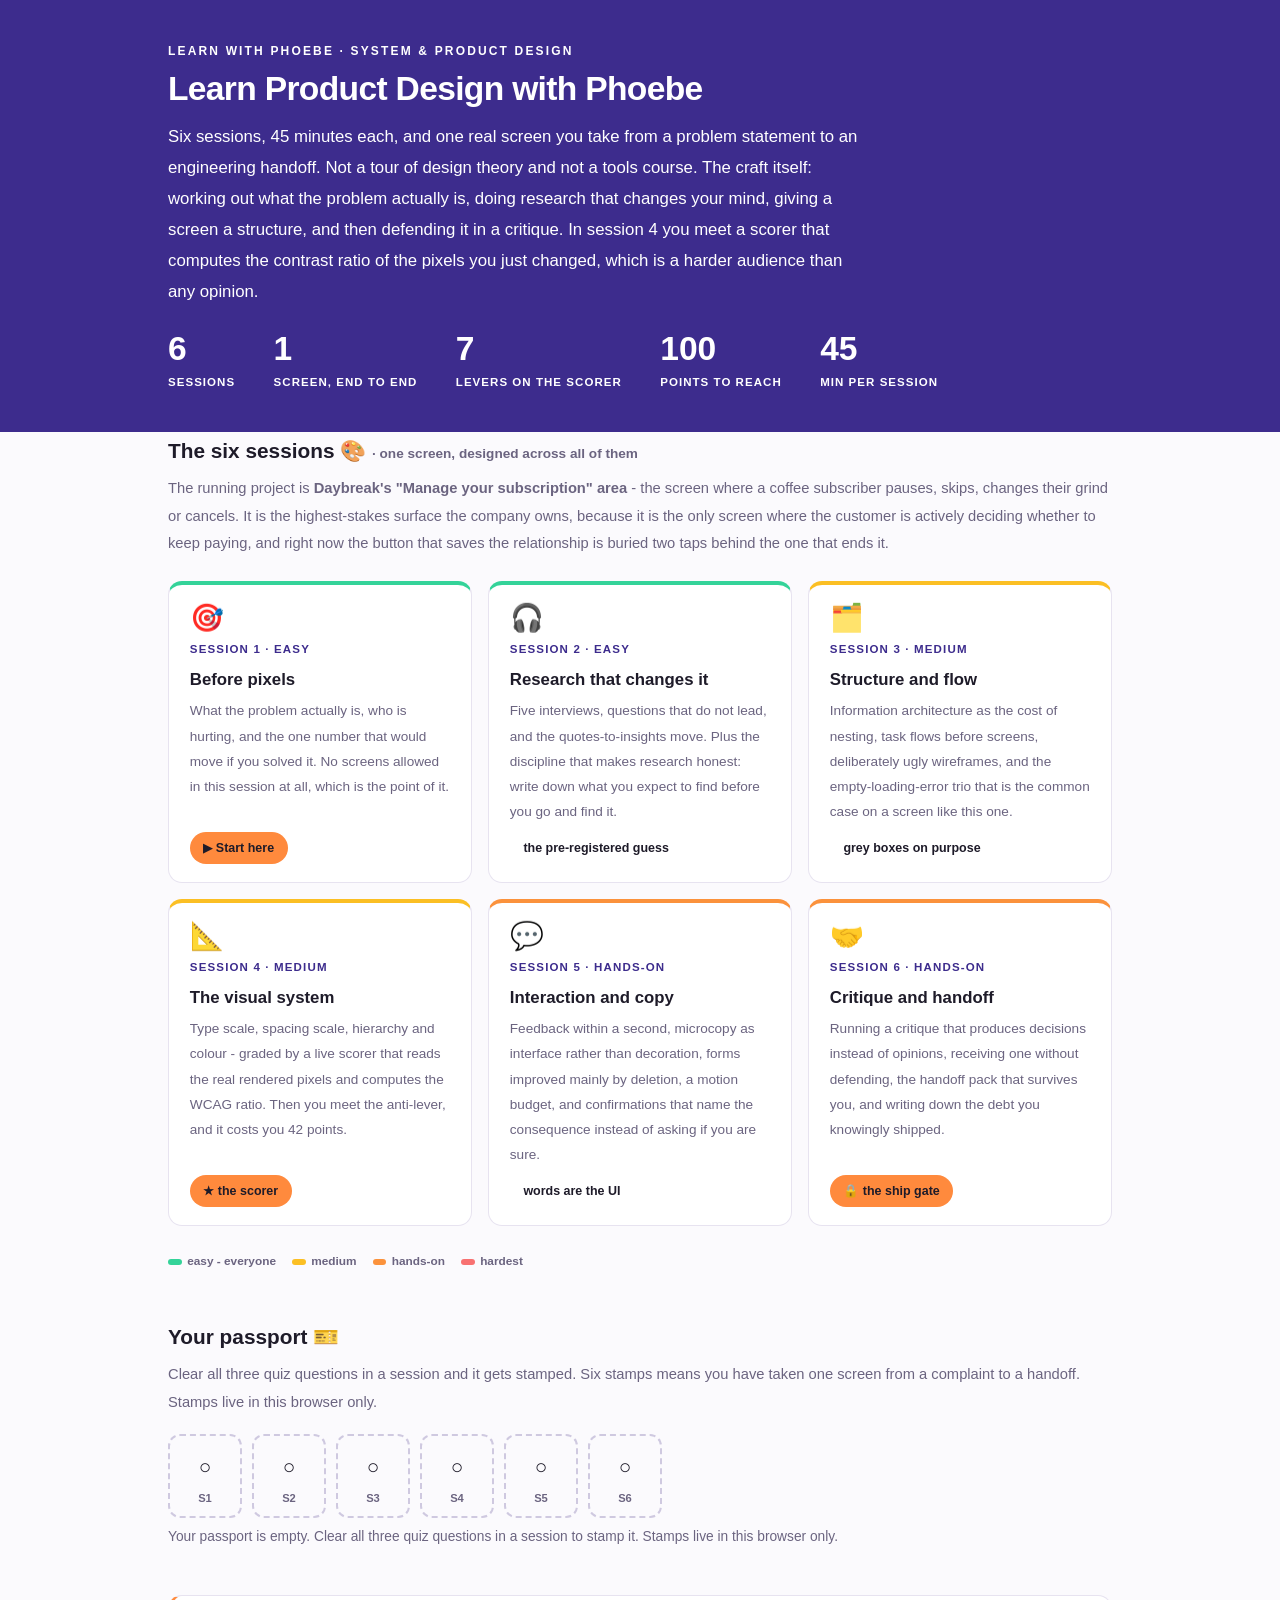
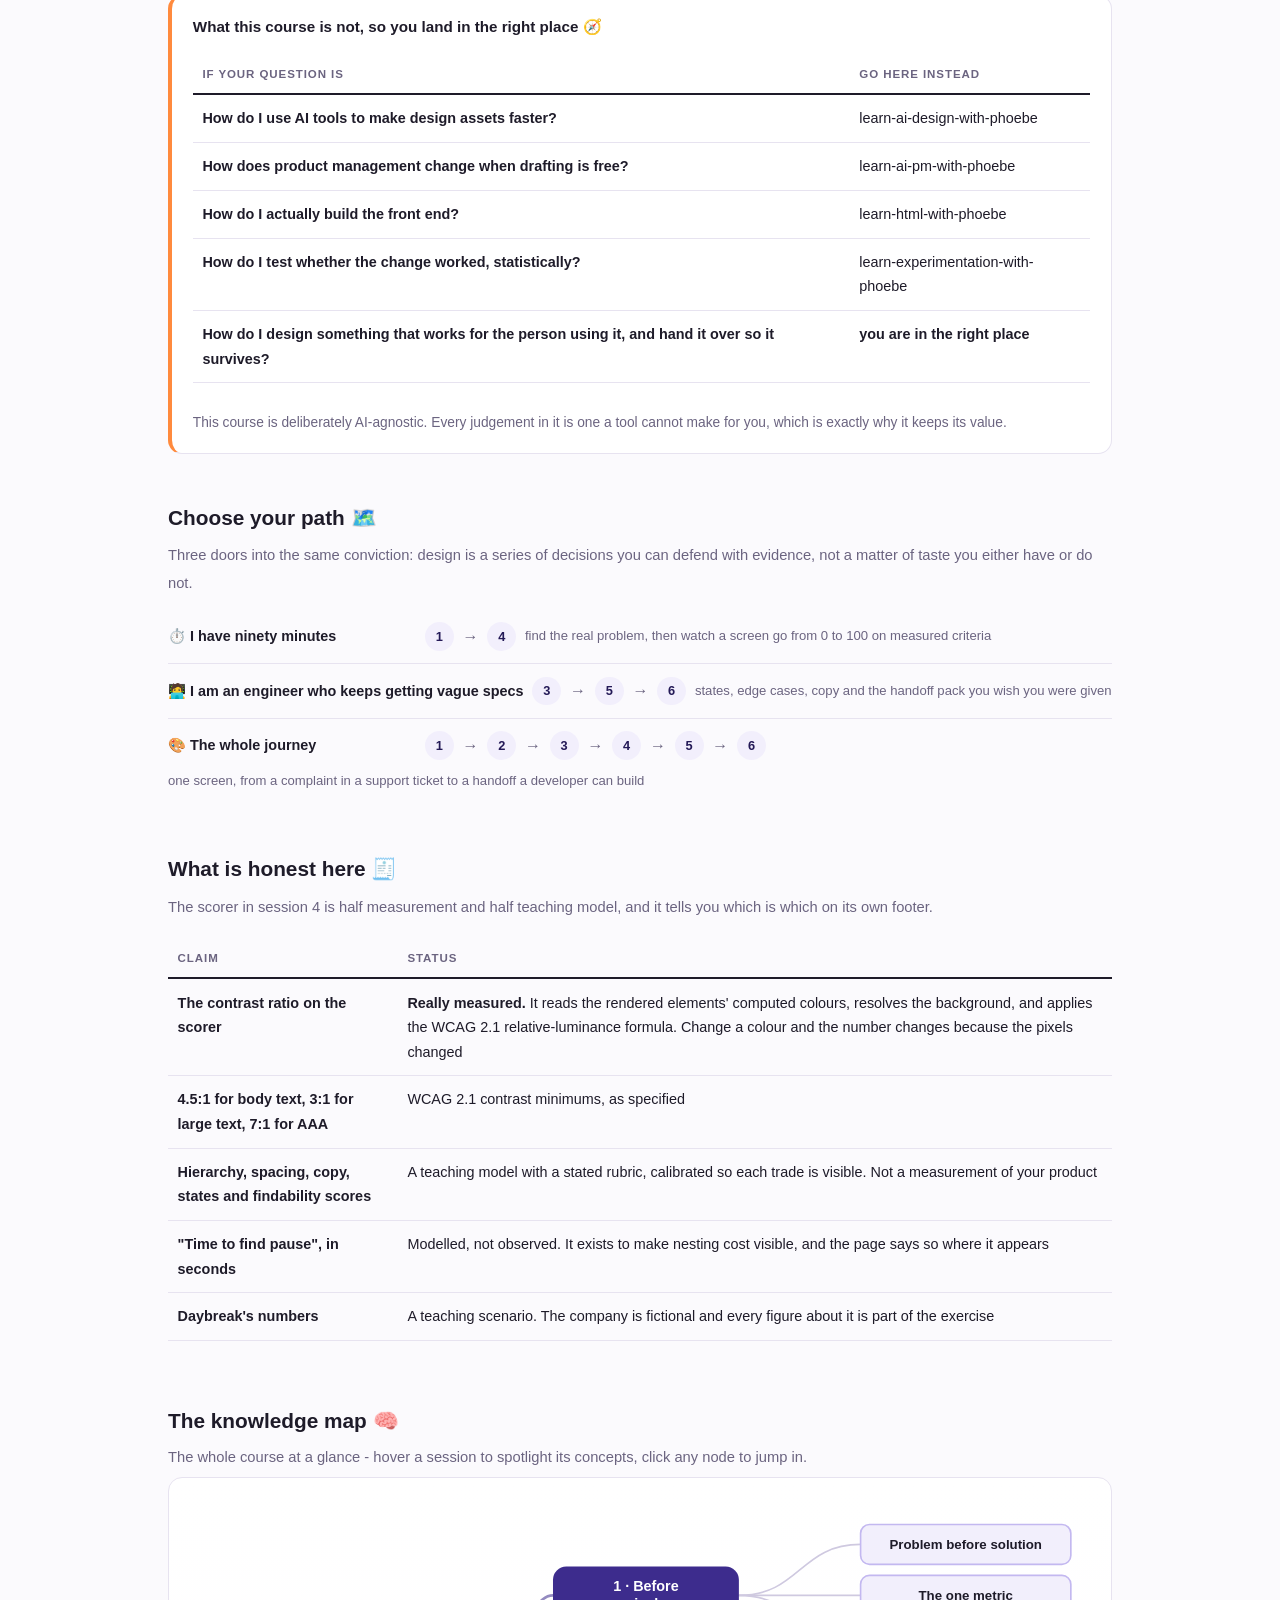
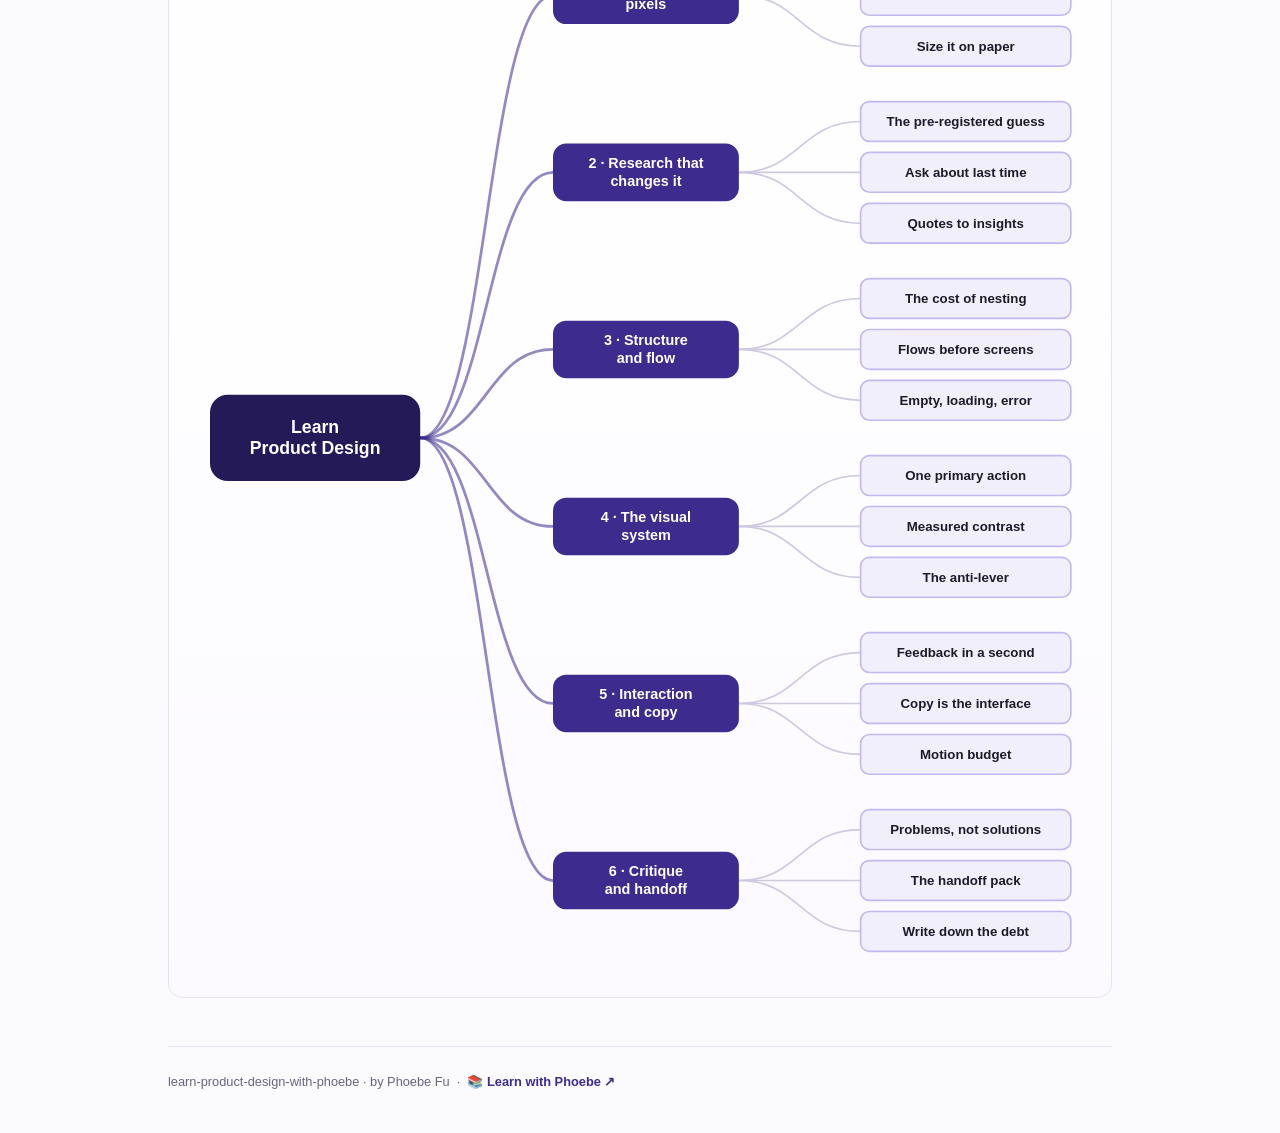
<file: index.html>
<!DOCTYPE html>
<html lang="en">
<head>
<meta charset="UTF-8">
<meta name="viewport" content="width=device-width, initial-scale=1.0">
<!-- social:start -->
<meta name="description" content="Six sessions, one real screen, from the problem statement to the engineering handoff. Product thinking, research that changes the design, structure, a visual system with contrast measured for real, and a critique you survive. Free, by Phoebe Fu.">
<meta property="og:type" content="website">
<meta property="og:site_name" content="Learn with Phoebe">
<meta property="og:title" content="Learn Product Design with Phoebe">
<meta property="og:description" content="Six sessions designing one real screen end to end, with a live scorer that measures WCAG contrast on the actual pixels.">
<meta property="og:url" content="https://phoebefu6.github.io/learn-product-design-with-phoebe/">
<meta property="og:image" content="https://phoebefu6.github.io/learn-product-design-with-phoebe/assets/og-cover.png">
<meta property="og:image:width" content="1200">
<meta property="og:image:height" content="630">
<meta name="twitter:card" content="summary_large_image">
<meta name="twitter:title" content="Learn Product Design with Phoebe">
<meta name="twitter:description" content="Six sessions designing one real screen, problem to handoff. Contrast measured for real.">
<meta name="twitter:image" content="https://phoebefu6.github.io/learn-product-design-with-phoebe/assets/og-cover.png">
<!-- social:end -->
<title>Learn Product Design with Phoebe</title>
<link rel="stylesheet" href="assets/style.css?v=25">
<style>

  .stats-row { display: flex; gap: 2.4rem; margin-top: 1.5rem; flex-wrap: wrap; }
  .stat b { display: block; font-size: 2.1rem; font-weight: 800; line-height: 1.05; font-variant-numeric: tabular-nums; }
  .stat span { font-size: .72rem; opacity: 1; text-transform: uppercase; letter-spacing: .09em; font-weight: 600; }

  .course-grid { display: grid; grid-template-columns: repeat(auto-fit, minmax(17rem, 1fr)); gap: 1rem; margin-top: 1.5rem; }
  .course-card {
    border: 1px solid var(--hairline);
    border-top: 4px solid var(--diff, var(--indigo));
    border-radius: var(--radius);
    padding: 1.2rem 1.3rem 1.1rem;
    display: flex;
    flex-direction: column;
    gap: .5rem;
    text-decoration: none;
    color: var(--ink);
    background: #fff;
    transition: box-shadow .15s ease, border-color .15s ease, transform .15s ease;
    position: relative;
  }
  .course-card:hover { border-color: var(--indigo-soft); border-top-color: var(--diff, var(--indigo)); box-shadow: 0 8px 28px rgba(61,44,141,.14); transform: translateY(-3px); }
  .course-card .cicon { font-size: 1.7rem; line-height: 1; }
  .course-card .cnum { font-size: .72rem; font-weight: 700; color: var(--indigo); text-transform: uppercase; letter-spacing: .1em; }
  .course-card h3 { font-size: 1.05rem; font-weight: 800; line-height: 1.3; }
  .course-card p { font-size: .85rem; color: var(--muted); flex: 1; }
  .course-card .meta { display: flex; gap: .4rem; flex-wrap: wrap; }

  .diff-legend { display: flex; gap: 1rem; margin-top: 1.6rem; font-size: .74rem; color: var(--muted); font-weight: 600; flex-wrap: wrap; }
  .diff-legend i { display: inline-block; width: .85rem; height: .35rem; border-radius: 999px; margin-right: .35rem; vertical-align: middle; }

  .paths { margin-top: 2.6rem; }
  .paths h2 { font-size: 1.3rem; font-weight: 800; margin-bottom: .3rem; }
  .paths .plede { color: var(--muted); font-size: .92rem; margin-bottom: .8rem; }
  .path { display: flex; gap: .55rem; align-items: center; padding: .75rem 0; border-bottom: .5px solid var(--hairline); flex-wrap: wrap; }
  .path:last-child { border-bottom: none; }
  .path b { min-width: 15.5rem; font-size: .9rem; }
  .path .pstep { background: var(--indigo-50); color: var(--indigo-deep); border-radius: 999px; padding: .16rem .68rem; font-weight: 700; font-size: .8rem; text-decoration: none; transition: all .12s ease; }
  .path .pstep:hover { background: var(--indigo); color: #fff; }
  .path .parr { color: var(--muted); font-weight: 700; }

  .mm-section { margin-top: 1.6rem; }
  .mm-section h2 { font-size: 1.3rem; font-weight: 800; margin-bottom: .2rem; }
  .mm-section .mm-lede { color: var(--muted); font-size: .92rem; margin-bottom: .4rem; }
  .mm-wrap { border: 1px solid var(--hairline); border-radius: var(--radius); background: linear-gradient(180deg,#fff,#FCFAFF); padding: .6rem; overflow-x: auto; }
  .mm-svg { width: 100%; height: auto; display: block; max-width: 60rem; margin: 0 auto; min-width: 34rem; }
  .mm-link { cursor: pointer; text-decoration: none; }
  .mm-node rect { transition: opacity .15s ease, filter .15s ease; }
  .mm-node text { pointer-events: none; }
  .mm-link:hover .mm-node rect { filter: brightness(1.06); }
  .mm-edge { transition: opacity .15s ease; }

  .not-this { border: 1px solid var(--hairline); border-left: 4px solid var(--amber); border-radius: var(--radius); background: #fff; padding: 1.1rem 1.3rem; margin-top: 1.2rem; }
  .not-this h3 { font-size: .95rem; font-weight: 800; margin-bottom: .5rem; }
</style>
</head>
<body>

<header class="masthead">
  <div class="wrap">
    <div class="eyebrow">Learn with Phoebe · System &amp; Product Design</div>
    <h1>Learn <span class="accent">Product Design</span> with Phoebe</h1>
    <p class="sub">Six sessions, 45 minutes each, and one real screen you take from a problem statement to an engineering handoff. Not a tour of design theory and not a tools course. The craft itself: working out what the problem actually is, doing research that changes your mind, giving a screen a structure, and then defending it in a critique. In session 4 you meet a scorer that computes the contrast ratio of the pixels you just changed, which is a harder audience than any opinion.</p>
    <div class="stats-row">
      <div class="stat"><b data-count="6">6</b><span>sessions</span></div>
      <div class="stat"><b data-count="1">1</b><span>screen, end to end</span></div>
      <div class="stat"><b data-count="7">7</b><span>levers on the scorer</span></div>
      <div class="stat"><b data-count="100">100</b><span>points to reach</span></div>
      <div class="stat"><b data-count="45">45</b><span>min per session</span></div>
    </div>
  </div>
</header>

<main class="wrap">

  <section class="section">
    <div class="paths" style="margin-top:0">
      <h2>The six sessions 🎨 <span style="font-size:.85rem;font-weight:600;color:var(--muted)">· one screen, designed across all of them</span></h2>
      <p class="plede">The running project is <strong>Daybreak's "Manage your subscription" area</strong> - the screen where a coffee subscriber pauses, skips, changes their grind or cancels. It is the highest-stakes surface the company owns, because it is the only screen where the customer is actively deciding whether to keep paying, and right now the button that saves the relationship is buried two taps behind the one that ends it.</p>
    </div>

    <div class="course-grid">
      <a class="course-card" href="courses/01-before-pixels.html" style="--diff:#34D399">
        <span class="cicon">🎯</span>
        <span class="cnum">Session 1 · easy</span>
        <h3>Before pixels</h3>
        <p>What the problem actually is, who is hurting, and the one number that would move if you solved it. No screens allowed in this session at all, which is the point of it.</p>
        <span class="meta"><span class="pill amber">▶ Start here</span></span>
      </a>
      <a class="course-card" href="courses/02-research-that-changes-it.html" style="--diff:#34D399">
        <span class="cicon">🎧</span>
        <span class="cnum">Session 2 · easy</span>
        <h3>Research that changes it</h3>
        <p>Five interviews, questions that do not lead, and the quotes-to-insights move. Plus the discipline that makes research honest: write down what you expect to find before you go and find it.</p>
        <span class="meta"><span class="pill">the pre-registered guess</span></span>
      </a>
      <a class="course-card" href="courses/03-structure-and-flow.html" style="--diff:#FBBF24">
        <span class="cicon">🗂️</span>
        <span class="cnum">Session 3 · medium</span>
        <h3>Structure and flow</h3>
        <p>Information architecture as the cost of nesting, task flows before screens, deliberately ugly wireframes, and the empty-loading-error trio that is the common case on a screen like this one.</p>
        <span class="meta"><span class="pill">grey boxes on purpose</span></span>
      </a>
      <a class="course-card" href="courses/04-the-visual-system.html" style="--diff:#FBBF24">
        <span class="cicon">📐</span>
        <span class="cnum">Session 4 · medium</span>
        <h3>The visual system</h3>
        <p>Type scale, spacing scale, hierarchy and colour - graded by a live scorer that reads the real rendered pixels and computes the WCAG ratio. Then you meet the anti-lever, and it costs you 42 points.</p>
        <span class="meta"><span class="pill amber">★ the scorer</span></span>
      </a>
      <a class="course-card" href="courses/05-interaction-and-copy.html" style="--diff:#FB923C">
        <span class="cicon">💬</span>
        <span class="cnum">Session 5 · hands-on</span>
        <h3>Interaction and copy</h3>
        <p>Feedback within a second, microcopy as interface rather than decoration, forms improved mainly by deletion, a motion budget, and confirmations that name the consequence instead of asking if you are sure.</p>
        <span class="meta"><span class="pill">words are the UI</span></span>
      </a>
      <a class="course-card" href="courses/06-critique-and-handoff.html" style="--diff:#FB923C">
        <span class="cicon">🤝</span>
        <span class="cnum">Session 6 · hands-on</span>
        <h3>Critique and handoff</h3>
        <p>Running a critique that produces decisions instead of opinions, receiving one without defending, the handoff pack that survives you, and writing down the debt you knowingly shipped.</p>
        <span class="meta"><span class="pill amber">🔒 the ship gate</span></span>
      </a>
    </div>

    <div class="diff-legend">
      <span><i style="background:#34D399"></i>easy - everyone</span>
      <span><i style="background:#FBBF24"></i>medium</span>
      <span><i style="background:#FB923C"></i>hands-on</span>
      <span><i style="background:#F87171"></i>hardest</span>
    </div>
  </section>

  <section class="section">
    <div class="paths" style="margin-top:0">
      <h2>Your passport 🎫</h2>
      <p class="plede">Clear all three quiz questions in a session and it gets stamped. Six stamps means you have taken one screen from a complaint to a handoff. Stamps live in this browser only.</p>
    </div>
    <div class="pp-strip"></div>
  </section>

  <section class="section">
    <div class="not-this">
      <h3>What this course is not, so you land in the right place 🧭</h3>
      <table class="clean">
        <tr><th>If your question is</th><th>Go here instead</th></tr>
        <tr><td>How do I use AI tools to make design assets faster?</td><td><span class="mono">learn-ai-design-with-phoebe</span></td></tr>
        <tr><td>How does product management change when drafting is free?</td><td><span class="mono">learn-ai-pm-with-phoebe</span></td></tr>
        <tr><td>How do I actually build the front end?</td><td><span class="mono">learn-html-with-phoebe</span></td></tr>
        <tr><td>How do I test whether the change worked, statistically?</td><td><span class="mono">learn-experimentation-with-phoebe</span></td></tr>
        <tr><td><strong>How do I design something that works for the person using it, and hand it over so it survives?</strong></td><td><strong>you are in the right place</strong></td></tr>
      </table>
      <p style="margin-top:.7rem;font-size:.86rem;color:var(--muted)">This course is deliberately AI-agnostic. Every judgement in it is one a tool cannot make for you, which is exactly why it keeps its value.</p>
    </div>
  </section>

  <section class="section">
    <div class="paths">
      <h2>Choose your path 🗺️</h2>
      <p class="plede">Three doors into the same conviction: design is a series of decisions you can defend with evidence, not a matter of taste you either have or do not.</p>
      <div class="path"><b>⏱️ I have ninety minutes</b>
        <a class="pstep" href="courses/01-before-pixels.html">1</a><span class="parr">→</span>
        <a class="pstep" href="courses/04-the-visual-system.html">4</a>
        <span style="font-size:.82rem;color:var(--muted)">find the real problem, then watch a screen go from 0 to 100 on measured criteria</span>
      </div>
      <div class="path"><b>🧑‍💻 I am an engineer who keeps getting vague specs</b>
        <a class="pstep" href="courses/03-structure-and-flow.html">3</a><span class="parr">→</span>
        <a class="pstep" href="courses/05-interaction-and-copy.html">5</a><span class="parr">→</span>
        <a class="pstep" href="courses/06-critique-and-handoff.html">6</a>
        <span style="font-size:.82rem;color:var(--muted)">states, edge cases, copy and the handoff pack you wish you were given</span>
      </div>
      <div class="path"><b>🎨 The whole journey</b>
        <a class="pstep" href="courses/01-before-pixels.html">1</a><span class="parr">→</span>
        <a class="pstep" href="courses/02-research-that-changes-it.html">2</a><span class="parr">→</span>
        <a class="pstep" href="courses/03-structure-and-flow.html">3</a><span class="parr">→</span>
        <a class="pstep" href="courses/04-the-visual-system.html">4</a><span class="parr">→</span>
        <a class="pstep" href="courses/05-interaction-and-copy.html">5</a><span class="parr">→</span>
        <a class="pstep" href="courses/06-critique-and-handoff.html">6</a>
        <span style="font-size:.82rem;color:var(--muted)">one screen, from a complaint in a support ticket to a handoff a developer can build</span>
      </div>
    </div>
  </section>

  <section class="section">
    <div class="paths" style="margin-top:0">
      <h2>What is honest here 🧾</h2>
      <p class="plede">The scorer in session 4 is half measurement and half teaching model, and it tells you which is which on its own footer.</p>
    </div>
    <table class="clean">
      <tr><th>Claim</th><th>Status</th></tr>
      <tr><td>The contrast ratio on the scorer</td><td><strong>Really measured.</strong> It reads the rendered elements' computed colours, resolves the background, and applies the WCAG 2.1 relative-luminance formula. Change a colour and the number changes because the pixels changed</td></tr>
      <tr><td>4.5:1 for body text, 3:1 for large text, 7:1 for AAA</td><td>WCAG 2.1 contrast minimums, as specified</td></tr>
      <tr><td>Hierarchy, spacing, copy, states and findability scores</td><td>A teaching model with a stated rubric, calibrated so each trade is visible. Not a measurement of your product</td></tr>
      <tr><td>"Time to find pause", in seconds</td><td>Modelled, not observed. It exists to make nesting cost visible, and the page says so where it appears</td></tr>
      <tr><td>Daybreak's numbers</td><td>A teaching scenario. The company is fictional and every figure about it is part of the exercise</td></tr>
    </table>
  </section>

  <section class="section mm-section">
    <h2>The knowledge map 🧠</h2>
    <p class="mm-lede">The whole course at a glance - hover a session to spotlight its concepts, click any node to jump in.</p>
    <div class="mm-wrap"><div id="mindmap"></div></div>
  </section>

  <footer class="pagefoot">
    <span>learn-product-design-with-phoebe · by Phoebe Fu &nbsp;·&nbsp; 📚 <a href="https://phoebefu6.github.io/learn-with-phoebe/">Learn with Phoebe ↗</a></span>
  </footer>

</main>

<script>
window.MINDMAP_DATA = {
  title: "Learn\nProduct Design",
  centerColor: "#241A57",
  sessions: [
    { label: "Before\npixels", href: "courses/01-before-pixels.html", color: "#34D399",
      concepts: [
        { label: "Problem before solution", href: "courses/01-before-pixels.html" },
        { label: "The one metric", href: "courses/01-before-pixels.html" },
        { label: "Size it on paper", href: "courses/01-before-pixels.html" } ] },
    { label: "Research that\nchanges it", href: "courses/02-research-that-changes-it.html", color: "#34D399",
      concepts: [
        { label: "The pre-registered guess", href: "courses/02-research-that-changes-it.html" },
        { label: "Ask about last time", href: "courses/02-research-that-changes-it.html" },
        { label: "Quotes to insights", href: "courses/02-research-that-changes-it.html" } ] },
    { label: "Structure\nand flow", href: "courses/03-structure-and-flow.html", color: "#FBBF24",
      concepts: [
        { label: "The cost of nesting", href: "courses/03-structure-and-flow.html" },
        { label: "Flows before screens", href: "courses/03-structure-and-flow.html" },
        { label: "Empty, loading, error", href: "courses/03-structure-and-flow.html" } ] },
    { label: "The visual\nsystem", href: "courses/04-the-visual-system.html", color: "#FBBF24",
      concepts: [
        { label: "One primary action", href: "courses/04-the-visual-system.html" },
        { label: "Measured contrast", href: "courses/04-the-visual-system.html" },
        { label: "The anti-lever", href: "courses/04-the-visual-system.html" } ] },
    { label: "Interaction\nand copy", href: "courses/05-interaction-and-copy.html", color: "#FB923C",
      concepts: [
        { label: "Feedback in a second", href: "courses/05-interaction-and-copy.html" },
        { label: "Copy is the interface", href: "courses/05-interaction-and-copy.html" },
        { label: "Motion budget", href: "courses/05-interaction-and-copy.html" } ] },
    { label: "Critique\nand handoff", href: "courses/06-critique-and-handoff.html", color: "#FB923C",
      concepts: [
        { label: "Problems, not solutions", href: "courses/06-critique-and-handoff.html" },
        { label: "The handoff pack", href: "courses/06-critique-and-handoff.html" },
        { label: "Write down the debt", href: "courses/06-critique-and-handoff.html" } ] }
  ]
};
</script>
<script src="assets/mindmap.js?v=2"></script>
<script src="assets/app.js?v=22"></script>
</body>
</html>
</file>
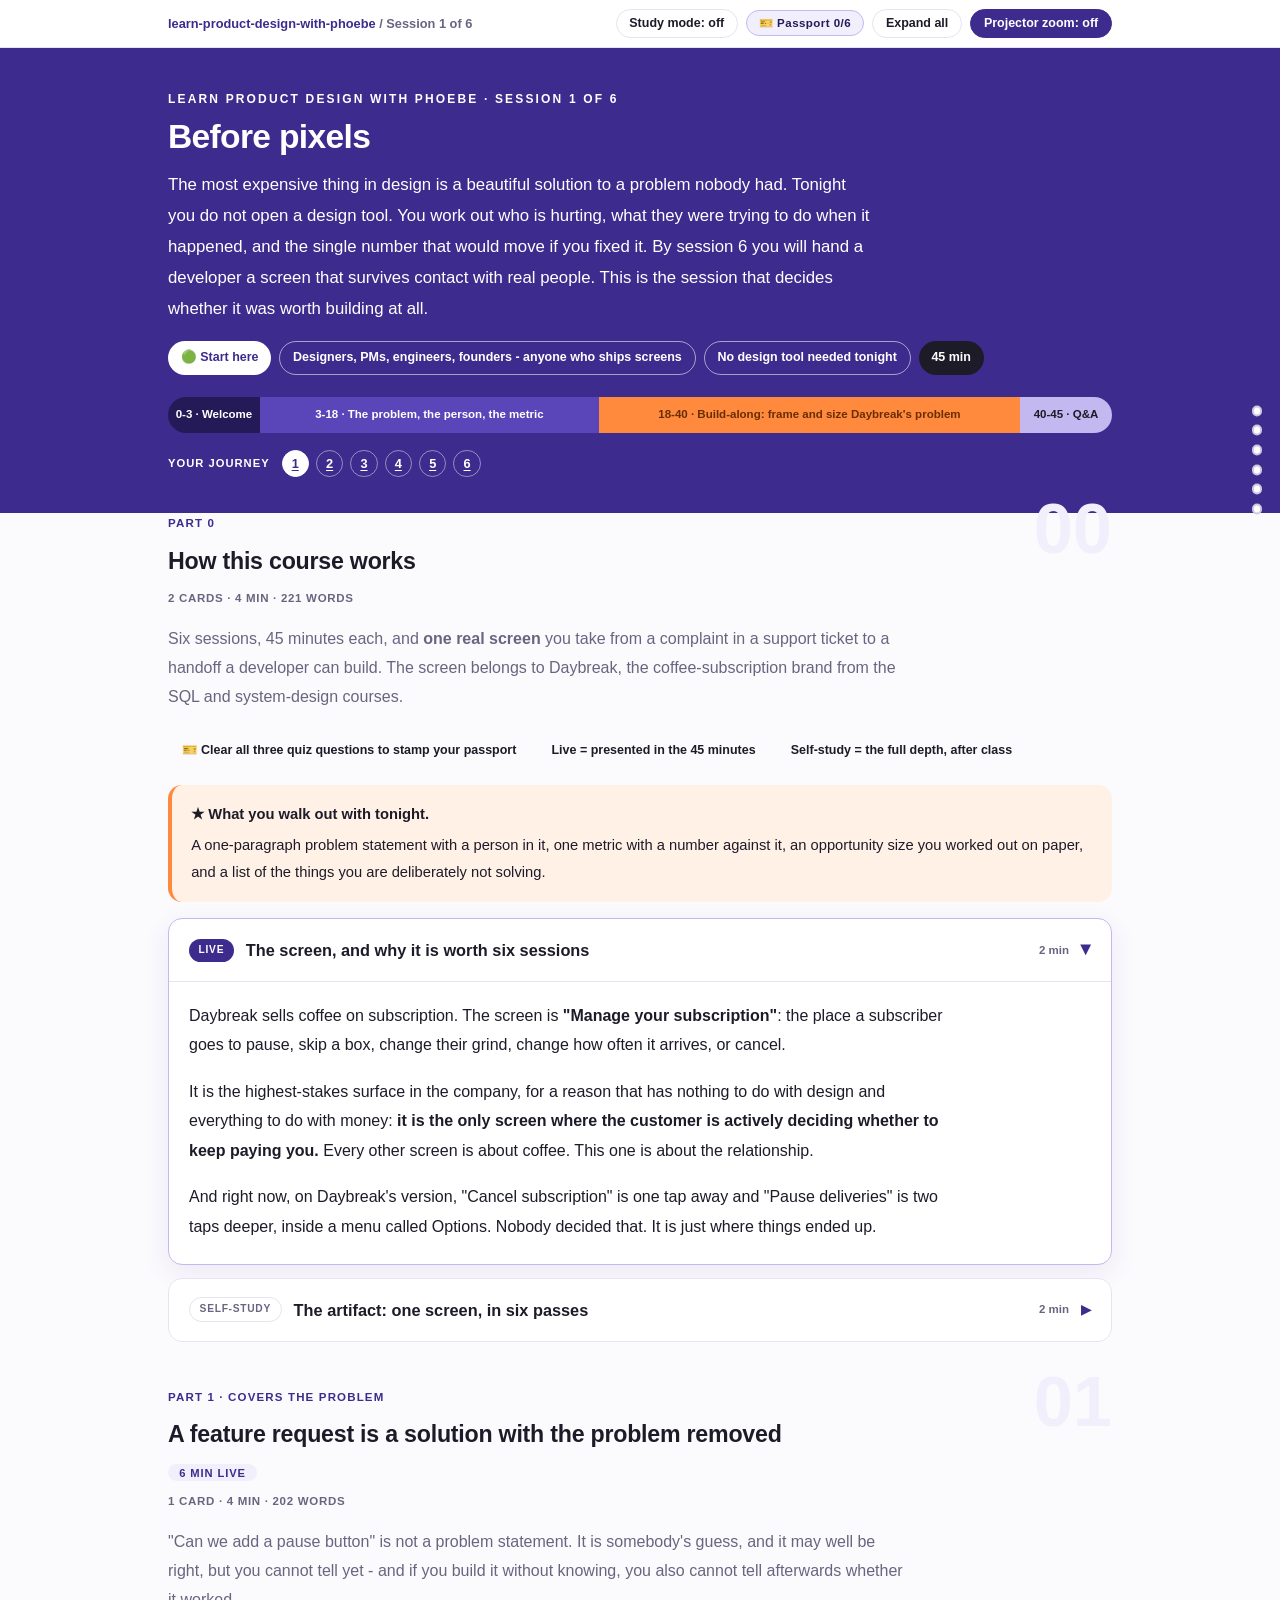
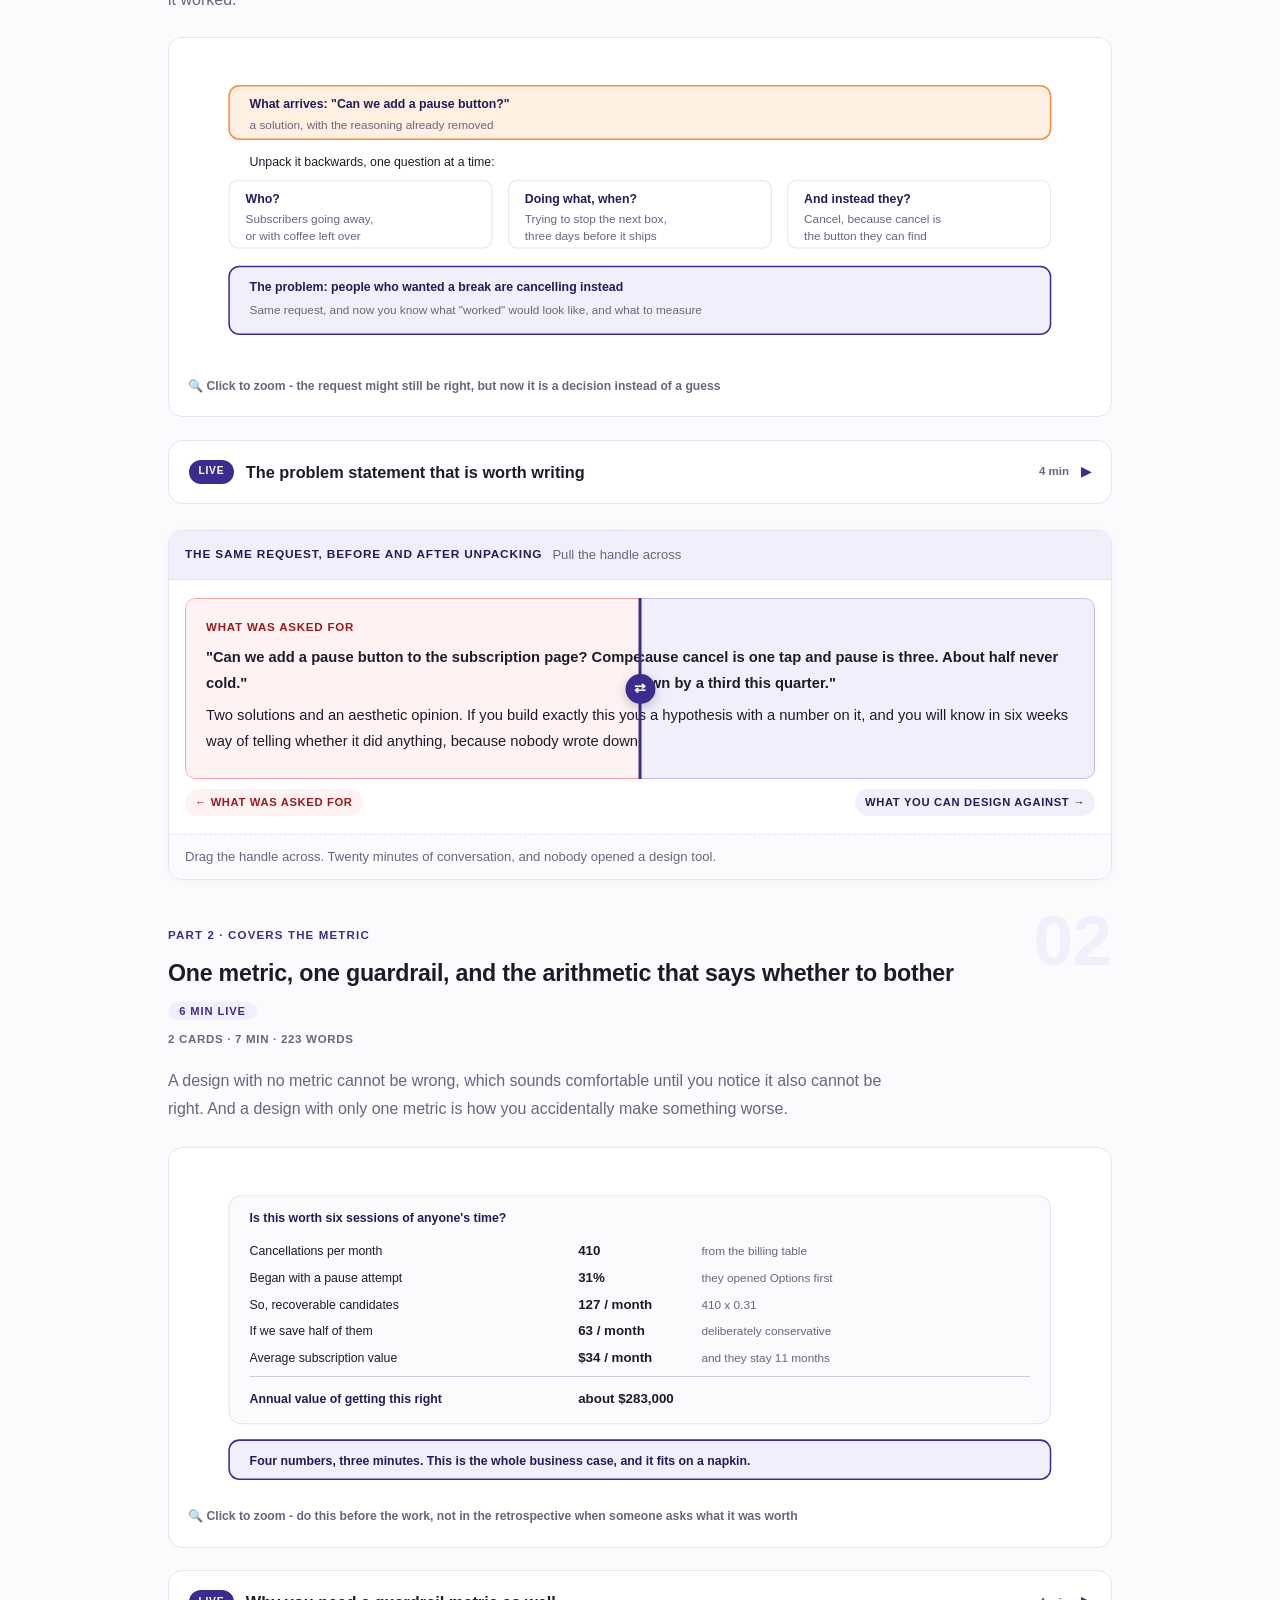
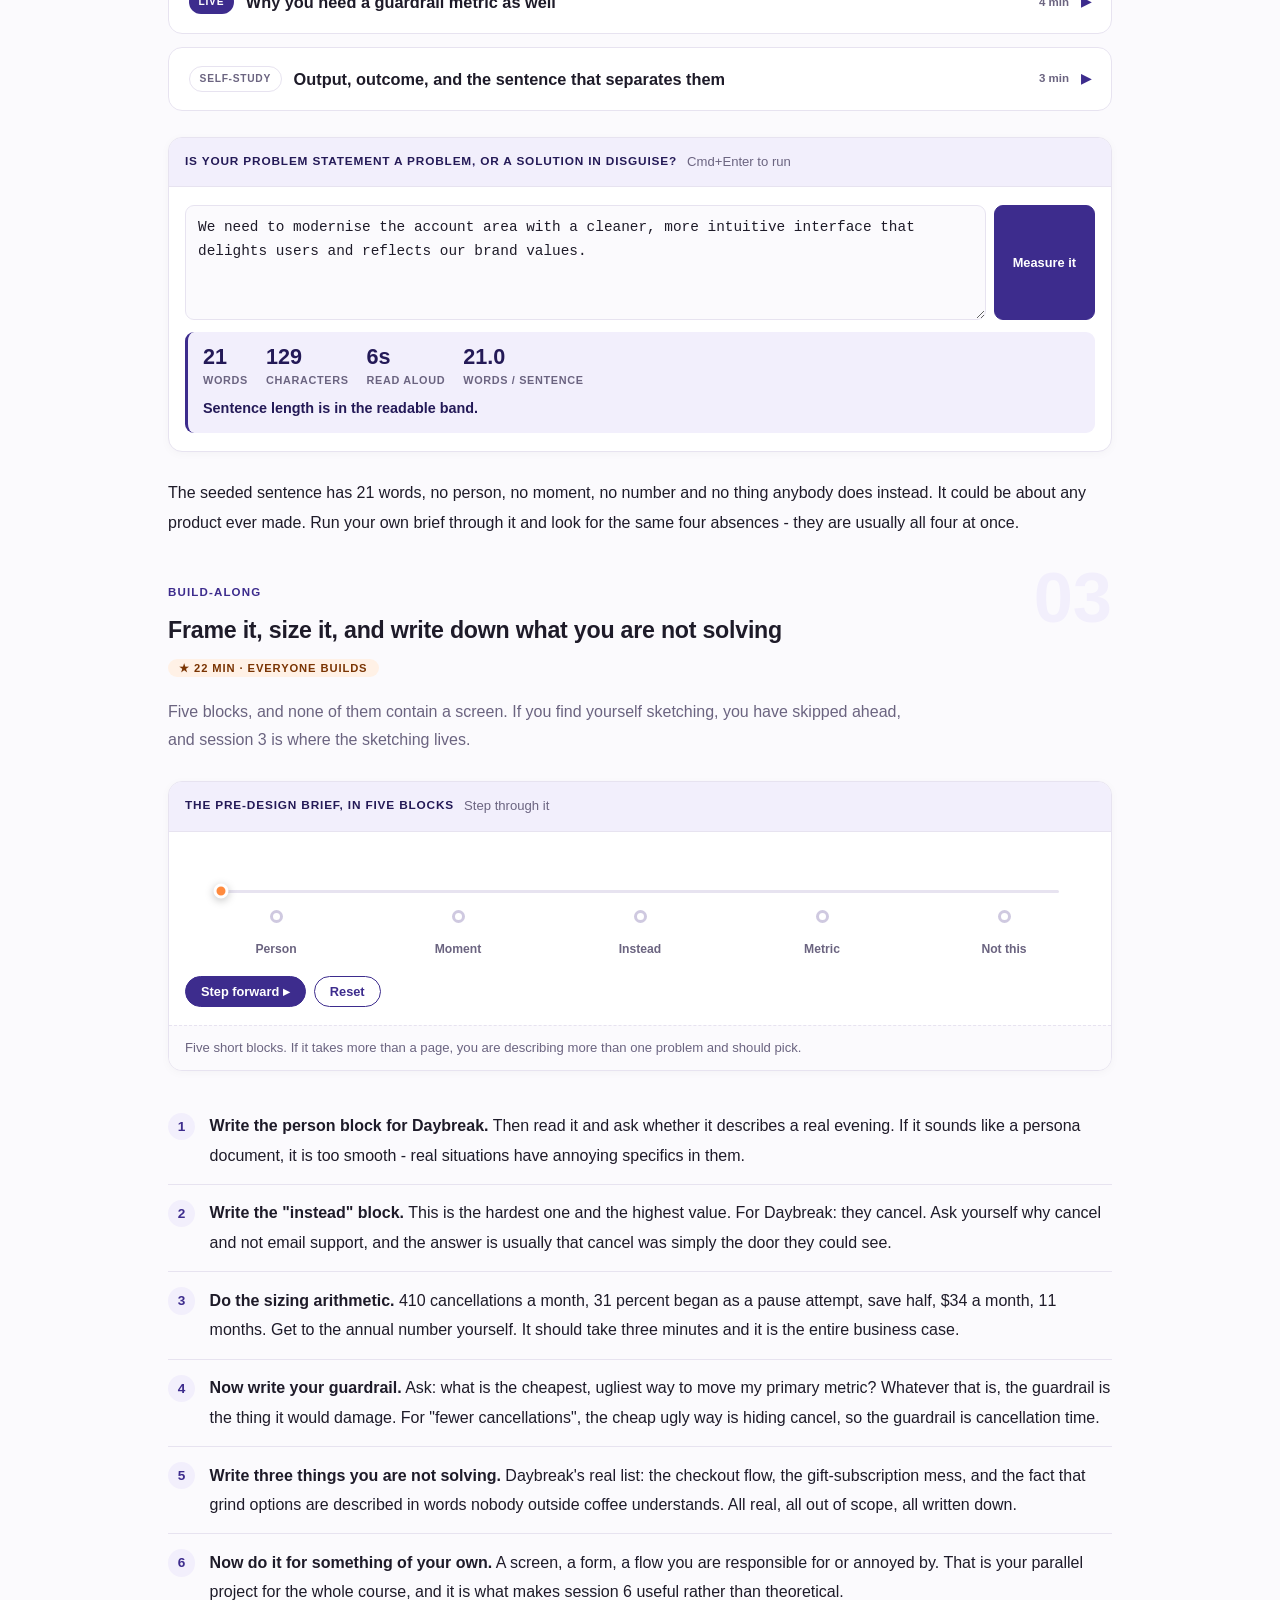
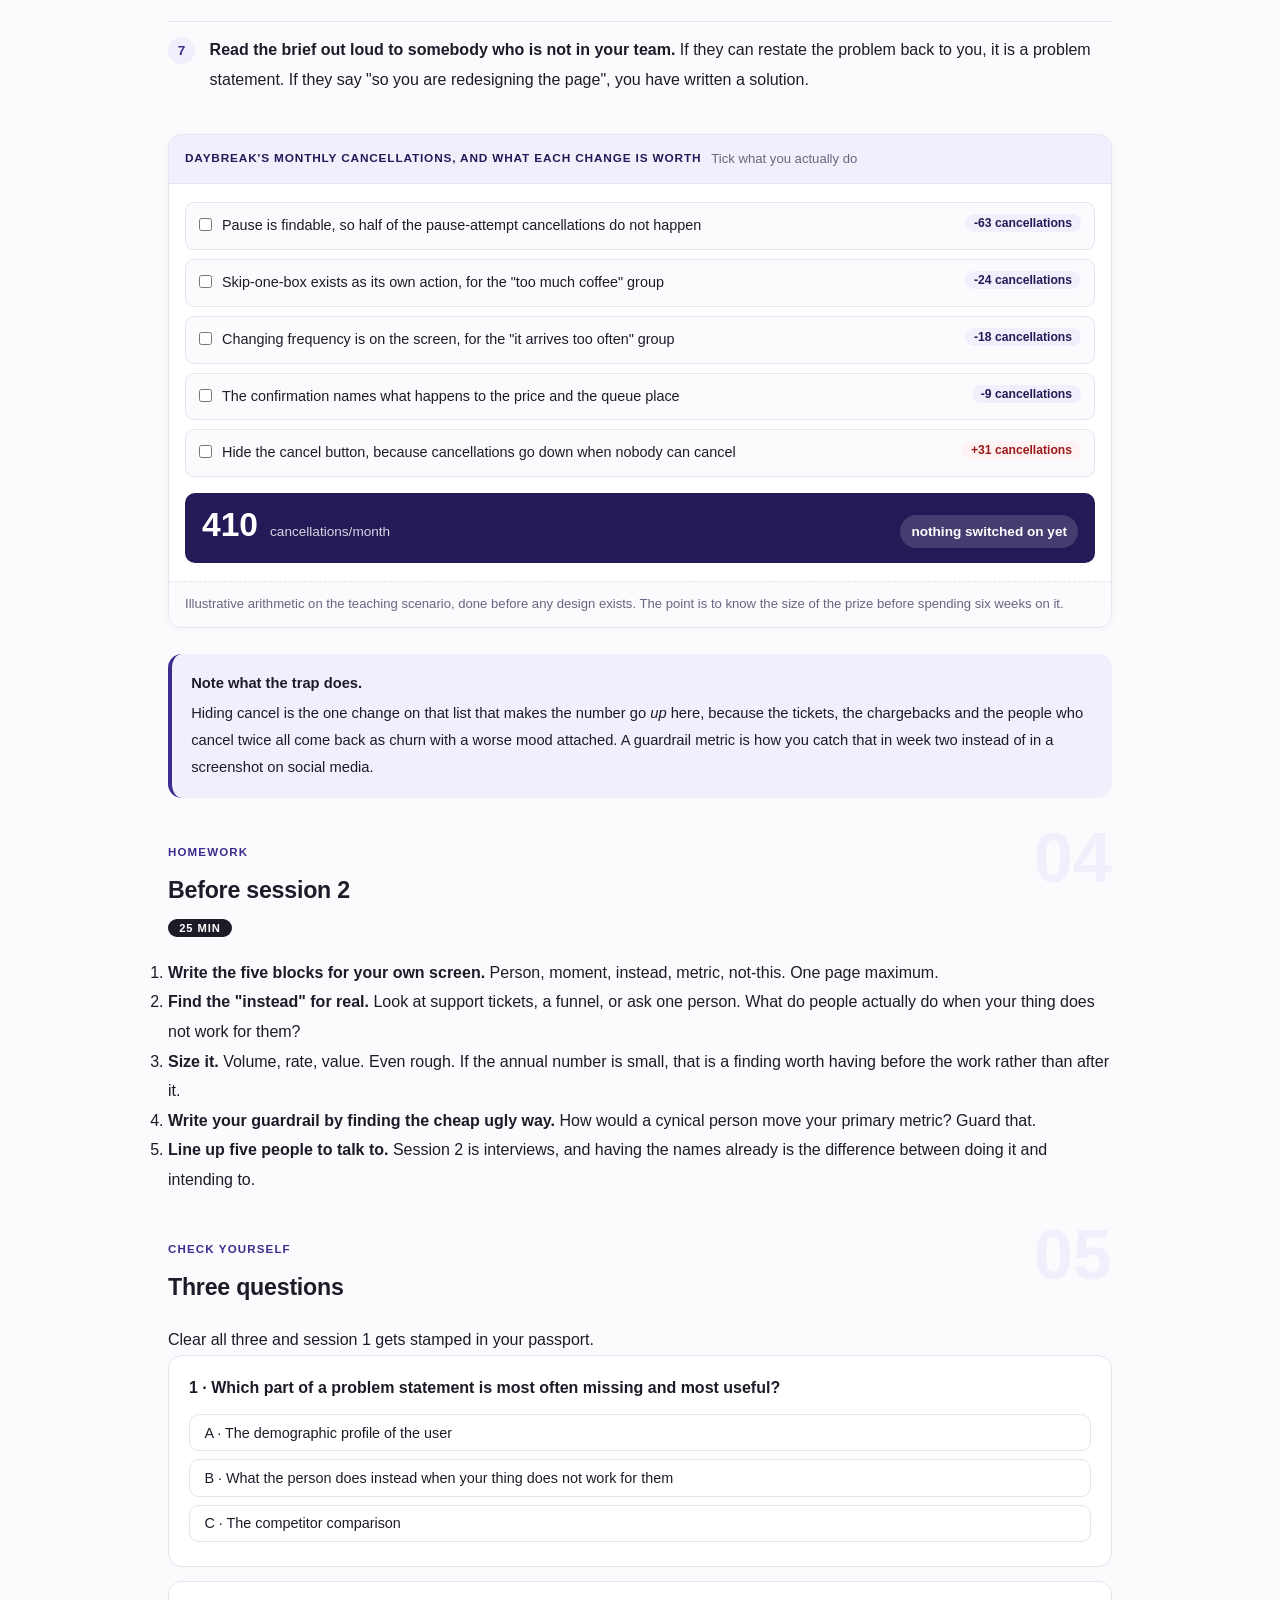
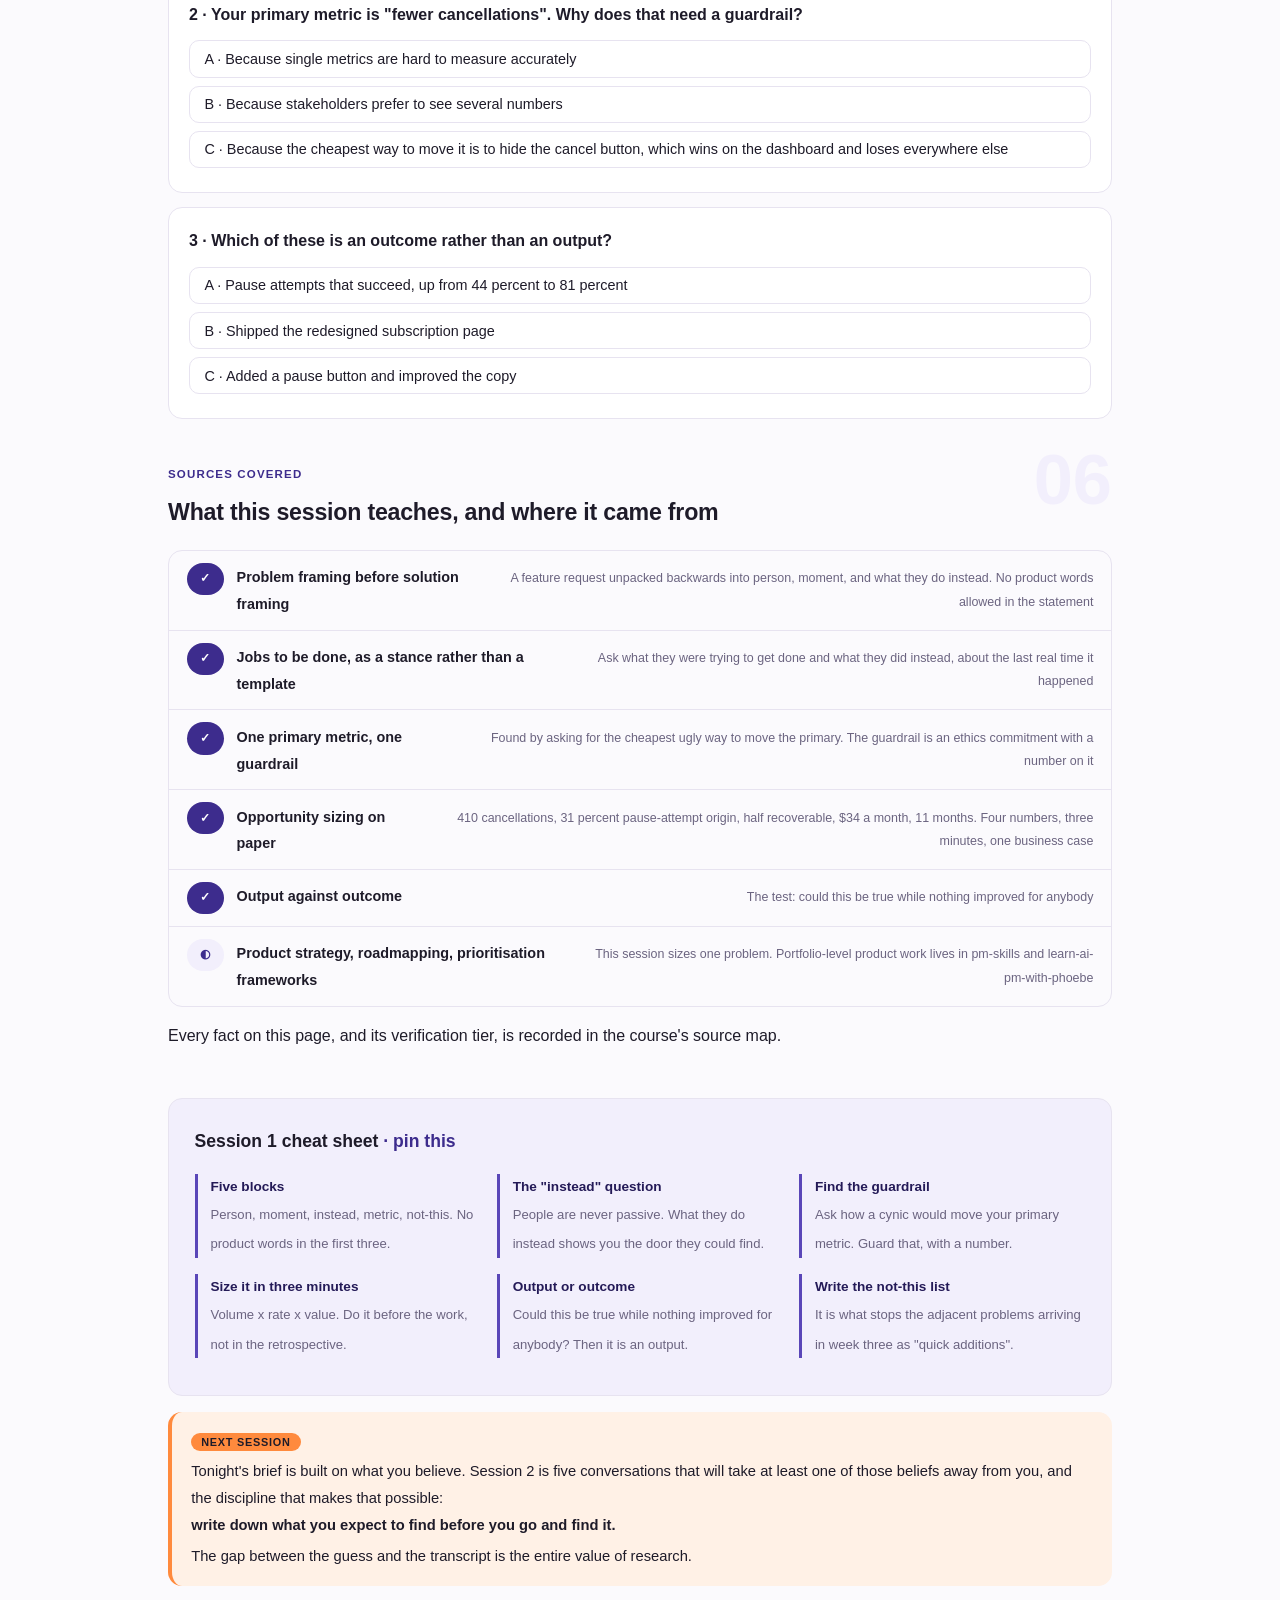
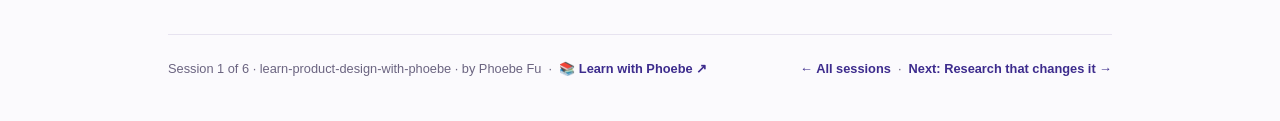
<file: courses/01-before-pixels.html>
<!DOCTYPE html>
<html lang="en">
<head>
<meta charset="UTF-8">
<meta name="viewport" content="width=device-width, initial-scale=1.0">
<!-- social:start -->
<meta name="description" content="Session 1 of 6. What the problem actually is, who is hurting, and the one number that would move if you solved it. No screens allowed in this session, which is the point of it.">
<meta property="og:type" content="article">
<meta property="og:site_name" content="Learn with Phoebe">
<meta property="og:title" content="Before pixels - learn product design with phoebe">
<meta property="og:description" content="Session 1 of 6. Find the real problem and the one number that would move if you solved it.">
<meta property="og:url" content="https://phoebefu6.github.io/learn-product-design-with-phoebe/courses/01-before-pixels.html">
<meta property="og:image" content="https://phoebefu6.github.io/learn-product-design-with-phoebe/assets/og-cover.png">
<meta property="og:image:width" content="1200">
<meta property="og:image:height" content="630">
<meta name="twitter:card" content="summary_large_image">
<meta name="twitter:title" content="Before pixels - learn product design with phoebe">
<meta name="twitter:description" content="Session 1 of 6. The problem, the person, and the one metric.">
<meta name="twitter:image" content="https://phoebefu6.github.io/learn-product-design-with-phoebe/assets/og-cover.png">
<!-- social:end -->
<title>Session 1 · Before pixels - learn product design with phoebe</title>
<link rel="stylesheet" href="../assets/style.css?v=24">
</head>
<body>

<div class="toolbar">
  <div class="wrap">
    <span class="crumb"><a href="../index.html">learn-product-design-with-phoebe</a> / Session 1 of 6</span>
    <button class="btn" id="toggle-all" type="button">Expand all</button>
    <button class="btn primary" id="zoom-toggle" type="button">Projector zoom: off</button>
  </div>
</div>

<header class="masthead">
  <div class="wrap">
    <div class="eyebrow">Learn Product Design with Phoebe · Session 1 of 6</div>
    <h1>Before <span class="accent">pixels</span></h1>
    <p class="sub">The most expensive thing in design is a beautiful solution to a problem nobody had. Tonight you do not open a design tool. You work out who is hurting, what they were trying to do when it happened, and the single number that would move if you fixed it. By session 6 you will hand a developer a screen that survives contact with real people. This is the session that decides whether it was worth building at all.</p>
    <div class="chip-row">
      <span class="chip level">🟢 Start here</span>
      <span class="chip audience">Designers, PMs, engineers, founders - anyone who ships screens</span>
      <span class="chip audience">No design tool needed tonight</span>
      <span class="chip time">45 min</span>
    </div>
    <div class="agenda">
      <span class="a1" style="flex:1">0-3 · Welcome</span>
      <span class="a2" style="flex:4">3-18 · The problem, the person, the metric</span>
      <span class="a3" style="flex:5">18-40 · Build-along: frame and size Daybreak's problem</span>
      <span class="a4" style="flex:1">40-45 · Q&amp;A</span>
    </div>
  </div>
</header>

<main class="wrap">

  <!-- ============ INTRO ============ -->
  <section class="section" id="intro">
    <div class="section-kicker">
      <span class="klabel">Part 0</span>
      <h2>How this course works</h2>
    </div>
    <p class="lede">Six sessions, 45 minutes each, and <strong>one real screen</strong> you take from a complaint in a support ticket to a handoff a developer can build. The screen belongs to Daybreak, the coffee-subscription brand from the SQL and system-design courses.</p>

    <div class="legend">
      <span class="pill">🎫 Clear all three quiz questions to stamp your passport</span>
      <span class="pill">Live = presented in the 45 minutes</span>
      <span class="pill">Self-study = the full depth, after class</span>
    </div>

    <div class="callout win">
      <p><strong>★ What you walk out with tonight.</strong> A one-paragraph problem statement with a person in it, one metric with a number against it, an opportunity size you worked out on paper, and a list of the things you are deliberately not solving.</p>
    </div>

    <details class="card" open>
      <summary><span class="mode live">Live</span>The screen, and why it is worth six sessions<span class="mini">2 min</span><span class="caret">▶</span></summary>
      <div class="body">
        <p>Daybreak sells coffee on subscription. The screen is <strong>"Manage your subscription"</strong>: the place a subscriber goes to pause, skip a box, change their grind, change how often it arrives, or cancel.</p>
        <p>It is the highest-stakes surface in the company, for a reason that has nothing to do with design and everything to do with money: <strong>it is the only screen where the customer is actively deciding whether to keep paying you.</strong> Every other screen is about coffee. This one is about the relationship.</p>
        <p>And right now, on Daybreak's version, "Cancel subscription" is one tap away and "Pause deliveries" is two taps deeper, inside a menu called Options. Nobody decided that. It is just where things ended up.</p>
      </div>
    </details>

    <details class="card">
      <summary><span class="mode self">Self-study</span>The artifact: one screen, in six passes<span class="mini">2 min</span><span class="caret">▶</span></summary>
      <div class="body">
        <table class="clean">
          <tr><th>Session</th><th>What the work gains</th></tr>
          <tr><td>1 · tonight</td><td>A problem statement with a person in it, and one metric</td></tr>
          <tr><td>2</td><td>Five interviews, and at least one belief you had to give up</td></tr>
          <tr><td>3</td><td>The flow and a deliberately ugly wireframe of the structure</td></tr>
          <tr><td>4</td><td>Type scale, spacing scale, hierarchy and colour that passes on measurement</td></tr>
          <tr><td>5</td><td>States, feedback, and every word on the screen written on purpose</td></tr>
          <tr><td>6</td><td>A critique survived, a handoff pack, and the debt written down</td></tr>
        </table>
        <p>If you only do three, do 1, 4 and 6. Session 1 is whether it was worth building, session 4 is whether it is usable, session 6 is whether it survives you.</p>
      </div>
    </details>
  </section>

  <!-- ============ PART 1 ============ -->
  <section class="section" id="part-1">
    <div class="section-kicker">
      <span class="klabel">Part 1 · covers the problem</span>
      <h2>A feature request is a solution with the problem removed</h2>
      <span class="tag concept">6 min live</span>
    </div>
    <p class="lede">"Can we add a pause button" is not a problem statement. It is somebody's guess, and it may well be right, but you cannot tell yet - and if you build it without knowing, you also cannot tell afterwards whether it worked.</p>

    <figure class="zoomable">
      <svg viewBox="0 0 880 300" xmlns="http://www.w3.org/2000/svg" role="img" aria-label="A feature request unpacked backwards into the problem behind it and the person who has it">
        <style>
          .p1rH { font: 800 12px Inter, sans-serif; fill: #241A57; }
          .p1rB { font: 400 12px Inter, sans-serif; fill: #1E1B29; }
          .p1rN { font: 400 11.5px Inter, sans-serif; fill: #6B6480; }
        </style>
        <rect x="40" y="28" width="800" height="52" rx="10" fill="#FFF0E2" stroke="#FF8A3D" stroke-width="1.5"/>
        <text class="p1rH" x="60" y="50">What arrives: "Can we add a pause button?"</text>
        <text class="p1rN" x="60" y="70">a solution, with the reasoning already removed</text>

        <text class="p1rB" x="60" y="106">Unpack it backwards, one question at a time:</text>

        <rect x="40" y="120" width="256" height="66" rx="9" fill="#fff" stroke="#E7E3F0"/>
        <text class="p1rH" x="56" y="142">Who?</text>
        <text class="p1rN" x="56" y="162">Subscribers going away,</text>
        <text class="p1rN" x="56" y="178">or with coffee left over</text>

        <rect x="312" y="120" width="256" height="66" rx="9" fill="#fff" stroke="#E7E3F0"/>
        <text class="p1rH" x="328" y="142">Doing what, when?</text>
        <text class="p1rN" x="328" y="162">Trying to stop the next box,</text>
        <text class="p1rN" x="328" y="178">three days before it ships</text>

        <rect x="584" y="120" width="256" height="66" rx="9" fill="#fff" stroke="#E7E3F0"/>
        <text class="p1rH" x="600" y="142">And instead they?</text>
        <text class="p1rN" x="600" y="162">Cancel, because cancel is</text>
        <text class="p1rN" x="600" y="178">the button they can find</text>

        <rect x="40" y="204" width="800" height="66" rx="10" fill="#F2EFFC" stroke="#3D2C8D" stroke-width="1.5"/>
        <text class="p1rH" x="60" y="228">The problem: people who wanted a break are cancelling instead</text>
        <text class="p1rN" x="60" y="250">Same request, and now you know what "worked" would look like, and what to measure</text>
      </svg>
      <figcaption>🔍 Click to zoom - the request might still be right, but now it is a decision instead of a guess</figcaption>
    </figure>

    <details class="card">
      <summary><span class="mode live">Live</span>The problem statement that is worth writing<span class="mini">4 min</span><span class="caret">▶</span></summary>
      <div class="body">
        <p>One paragraph, four things in it, and no product words at all:</p>
        <ul>
          <li><strong>A person, specifically.</strong> Not "users". "A subscriber going travelling for three weeks."</li>
          <li><strong>A moment.</strong> When does this happen? "Three days before the next box ships, usually from a phone, usually in the evening."</li>
          <li><strong>What they do instead.</strong> This is the part everyone skips and it is the most useful. People always do something. What they do instead of the thing you wish they did tells you where the design failed.</li>
          <li><strong>What would be different.</strong> Not "a better experience". Something you could count.</li>
        </ul>
        <div class="callout example">
          <span class="ex-pill">Daybreak's version</span>
          <p>"A subscriber going away for three weeks wants to stop the next box. Three days before it ships, on a phone, in the evening, they open Manage subscription. They see Cancel. They do not see Pause, because it is inside Options. <strong>They cancel, and about half of them never come back.</strong> If we solved it, cancellations that begin with a pause attempt would fall, and reactivations would not have to carry the difference."</p>
        </div>
        <p>Notice that this paragraph contains no design ideas at all. That is deliberate: the moment a solution enters the problem statement, everybody starts discussing the solution and the problem is never examined again.</p>
      </div>
    </details>

    <div class="wipe" data-title="The same request, before and after unpacking" data-label-a="What was asked for" data-label-b="What you can design against" data-foot="Drag the handle across. Twenty minutes of conversation, and nobody opened a design tool.">
      <div class="wipe-a">
        <p><strong>"Can we add a pause button to the subscription page? Competitors have one. Also it should feel friendlier, the page is quite cold."</strong></p>
        <p>Two solutions and an aesthetic opinion. If you build exactly this you will ship a pause button in a friendlier colour, and you will have no way of telling whether it did anything, because nobody wrote down what "did anything" means.</p>
      </div>
      <div class="wipe-b">
        <p><strong>"Subscribers who want a three-week break cancel instead, because cancel is one tap and pause is three. About half never return. Target: cancellations that started as a pause attempt, down by a third this quarter."</strong></p>
        <p>Now "friendlier" is testable rather than arguable, the pause button is a hypothesis with a number on it, and you will know in six weeks whether you were right.</p>
      </div>
    </div>
  </section>

  <!-- ============ PART 2 ============ -->
  <section class="section" id="part-2">
    <div class="section-kicker">
      <span class="klabel">Part 2 · covers the metric</span>
      <h2>One metric, one guardrail, and the arithmetic that says whether to bother</h2>
      <span class="tag concept">6 min live</span>
    </div>
    <p class="lede">A design with no metric cannot be wrong, which sounds comfortable until you notice it also cannot be right. And a design with only one metric is how you accidentally make something worse.</p>

    <figure class="zoomable">
      <svg viewBox="0 0 880 320" xmlns="http://www.w3.org/2000/svg" role="img" aria-label="Opportunity sizing for Daybreak: monthly cancellations, the share that began as a pause attempt, the recoverable share and the annual value">
        <style>
          .p1sH { font: 800 12px Inter, sans-serif; fill: #241A57; }
          .p1sB { font: 400 12px Inter, sans-serif; fill: #1E1B29; }
          .p1sV { font: 800 13px Inter, sans-serif; fill: #1E1B29; }
          .p1sN { font: 400 11.5px Inter, sans-serif; fill: #6B6480; }
        </style>
        <rect x="40" y="28" width="800" height="222" rx="12" fill="#FBFAFD" stroke="#E7E3F0"/>
        <text class="p1sH" x="60" y="54">Is this worth six sessions of anyone's time?</text>

        <text class="p1sB" x="60" y="86">Cancellations per month</text>
        <text class="p1sV" x="380" y="86">410</text>
        <text class="p1sN" x="500" y="86">from the billing table</text>

        <text class="p1sB" x="60" y="112">Began with a pause attempt</text>
        <text class="p1sV" x="380" y="112">31%</text>
        <text class="p1sN" x="500" y="112">they opened Options first</text>

        <text class="p1sB" x="60" y="138">So, recoverable candidates</text>
        <text class="p1sV" x="380" y="138">127 / month</text>
        <text class="p1sN" x="500" y="138">410 x 0.31</text>

        <text class="p1sB" x="60" y="164">If we save half of them</text>
        <text class="p1sV" x="380" y="164">63 / month</text>
        <text class="p1sN" x="500" y="164">deliberately conservative</text>

        <text class="p1sB" x="60" y="190">Average subscription value</text>
        <text class="p1sV" x="380" y="190">$34 / month</text>
        <text class="p1sN" x="500" y="190">and they stay 11 months</text>

        <line x1="60" y1="204" x2="820" y2="204" stroke="#CFC9E0"/>
        <text class="p1sH" x="60" y="230">Annual value of getting this right</text>
        <text class="p1sV" x="380" y="230">about $283,000</text>

        <rect x="40" y="266" width="800" height="38" rx="10" fill="#F2EFFC" stroke="#3D2C8D" stroke-width="1.5"/>
        <text class="p1sH" x="60" y="290">Four numbers, three minutes. This is the whole business case, and it fits on a napkin.</text>
      </svg>
      <figcaption>🔍 Click to zoom - do this before the work, not in the retrospective when someone asks what it was worth</figcaption>
    </figure>

    <details class="card">
      <summary><span class="mode live">Live</span>Why you need a guardrail metric as well<span class="mini">4 min</span><span class="caret">▶</span></summary>
      <div class="body">
        <p>Optimise one number hard enough and you will find a way to move it that nobody wanted. If the only metric is "fewer cancellations", the fastest design is to hide the cancel button entirely, and that design will win on the dashboard while your support queue fills up and someone writes a thread about dark patterns.</p>
        <ul>
          <li><strong>Primary:</strong> cancellations that began as a pause attempt, down by a third.</li>
          <li><strong>Guardrail:</strong> time to complete an intentional cancellation, unchanged. Plus support tickets containing the word "cancel", unchanged.</li>
        </ul>
        <div class="callout tip">
          <p>The guardrail is also an ethics mechanism with a number on it, which is much more durable than an ethics conversation. "We agreed cancelling would not get slower, and it got 40 seconds slower" is a fact. "This feels a bit dark-pattern-ish" is a feeling somebody can talk you out of on a Thursday.</p>
        </div>
      </div>
    </details>

    <details class="card">
      <summary><span class="mode self">Self-study</span>Output, outcome, and the sentence that separates them<span class="mini">3 min</span><span class="caret">▶</span></summary>
      <div class="body">
        <table class="clean">
          <tr><th>Output (what you did)</th><th>Outcome (what changed)</th></tr>
          <tr><td>Redesigned the subscription page</td><td>Pause attempts that succeed, up from 44% to 81%</td></tr>
          <tr><td>Added a pause button</td><td>Cancellations that began as a pause attempt, down a third</td></tr>
          <tr><td>Improved the copy</td><td>Support tickets asking "how do I pause", down by half</td></tr>
        </table>
        <p>The test: <strong>could this be true while nothing improved for anybody?</strong> If yes, it is an output. Outputs are fine to plan with and dangerous to celebrate with, because a team that celebrates outputs eventually optimises for shipping rather than for working.</p>
      </div>
    </details>

    <div class="tryrow" data-fn="wordcount" data-multiline="1" data-title="Is your problem statement a problem, or a solution in disguise?" data-hint="Paste the last feature request or brief you were handed" data-seed="We need to modernise the account area with a cleaner, more intuitive interface that delights users and reflects our brand values." data-cta="Measure it"></div>

    <p>The seeded sentence has 21 words, no person, no moment, no number and no thing anybody does instead. It could be about any product ever made. Run your own brief through it and look for the same four absences - they are usually all four at once.</p>
  </section>

  <!-- ============ DEMO ============ -->
  <section class="section" id="demo-1">
    <div class="section-kicker">
      <span class="klabel">Build-along</span>
      <h2>Frame it, size it, and write down what you are not solving</h2>
      <span class="tag demo">★ 22 min · everyone builds</span>
    </div>
    <p class="lede">Five blocks, and none of them contain a screen. If you find yourself sketching, you have skipped ahead, and session 3 is where the sketching lives.</p>

    <div class="tick" data-stages="Person|Moment|Instead|Metric|Not this" data-title="The pre-design brief, in five blocks" data-foot="Five short blocks. If it takes more than a page, you are describing more than one problem and should pick.">
      <p class="tick-note" data-stage="0"><b>Person.</b> One specific person, named by their situation rather than a demographic. "A subscriber going away for three weeks" tells you something. "Millennials" tells you nothing you can design with.</p>
      <p class="tick-note" data-stage="1"><b>Moment.</b> When, where, on what, in what mood. Three days before shipping, on a phone, in the evening, mildly irritated. Every one of those changes the design.</p>
      <p class="tick-note" data-stage="2"><b>Instead.</b> What do they currently do? People are never passive. They cancel, they email support, they let the box arrive and give it away, they change their card. Each of those is a clue about which door they could find.</p>
      <p class="tick-note" data-stage="3"><b>Metric.</b> One primary, one guardrail. The guardrail is the promise that you will not win by making something else worse, and it needs a number so it can be checked.</p>
      <p class="tick-note" data-stage="4"><b>Not this.</b> The list of adjacent problems you are deliberately leaving alone this time. Writing them down is what stops them arriving in week three as "quick additions".</p>
    </div>

    <div class="steps">
      <div class="step"><p><strong>Write the person block for Daybreak.</strong> Then read it and ask whether it describes a real evening. If it sounds like a persona document, it is too smooth - real situations have annoying specifics in them.</p></div>
      <div class="step"><p><strong>Write the "instead" block.</strong> This is the hardest one and the highest value. For Daybreak: they cancel. Ask yourself why cancel and not email support, and the answer is usually that cancel was simply the door they could see.</p></div>
      <div class="step"><p><strong>Do the sizing arithmetic.</strong> 410 cancellations a month, 31 percent began as a pause attempt, save half, $34 a month, 11 months. Get to the annual number yourself. It should take three minutes and it is the entire business case.</p></div>
      <div class="step"><p><strong>Now write your guardrail.</strong> Ask: what is the cheapest, ugliest way to move my primary metric? Whatever that is, the guardrail is the thing it would damage. For "fewer cancellations", the cheap ugly way is hiding cancel, so the guardrail is cancellation time.</p></div>
      <div class="step"><p><strong>Write three things you are not solving.</strong> Daybreak's real list: the checkout flow, the gift-subscription mess, and the fact that grind options are described in words nobody outside coffee understands. All real, all out of scope, all written down.</p></div>
      <div class="step"><p><strong>Now do it for something of your own.</strong> A screen, a form, a flow you are responsible for or annoyed by. That is your parallel project for the whole course, and it is what makes session 6 useful rather than theoretical.</p></div>
      <div class="step"><p><strong>Read the brief out loud to somebody who is not in your team.</strong> If they can restate the problem back to you, it is a problem statement. If they say "so you are redesigning the page", you have written a solution.</p></div>
    </div>

    <div class="stakes" data-base="410" data-unit="cancellations/month" data-lower-is-better="1" data-title="Daybreak's monthly cancellations, and what each change is worth" data-foot="Illustrative arithmetic on the teaching scenario, done before any design exists. The point is to know the size of the prize before spending six weeks on it.">
      <label><input type="checkbox" data-delta="-63"> Pause is findable, so half of the pause-attempt cancellations do not happen</label>
      <label><input type="checkbox" data-delta="-24"> Skip-one-box exists as its own action, for the "too much coffee" group</label>
      <label><input type="checkbox" data-delta="-18"> Changing frequency is on the screen, for the "it arrives too often" group</label>
      <label><input type="checkbox" data-delta="-9"> The confirmation names what happens to the price and the queue place</label>
      <label><input type="checkbox" data-delta="31" data-trap="1"> Hide the cancel button, because cancellations go down when nobody can cancel</label>
    </div>

    <div class="callout tip">
      <p><strong>Note what the trap does.</strong> Hiding cancel is the one change on that list that makes the number go <em>up</em> here, because the tickets, the chargebacks and the people who cancel twice all come back as churn with a worse mood attached. A guardrail metric is how you catch that in week two instead of in a screenshot on social media.</p>
    </div>
  </section>

  <!-- ============ HOMEWORK ============ -->
  <section class="section" id="exercise">
    <div class="section-kicker">
      <span class="klabel">Homework</span>
      <h2>Before session 2</h2>
      <span class="tag exercise">25 min</span>
    </div>
    <ol>
      <li><strong>Write the five blocks for your own screen.</strong> Person, moment, instead, metric, not-this. One page maximum.</li>
      <li><strong>Find the "instead" for real.</strong> Look at support tickets, a funnel, or ask one person. What do people actually do when your thing does not work for them?</li>
      <li><strong>Size it.</strong> Volume, rate, value. Even rough. If the annual number is small, that is a finding worth having before the work rather than after it.</li>
      <li><strong>Write your guardrail by finding the cheap ugly way.</strong> How would a cynical person move your primary metric? Guard that.</li>
      <li><strong>Line up five people to talk to.</strong> Session 2 is interviews, and having the names already is the difference between doing it and intending to.</li>
    </ol>
  </section>

  <!-- ============ QUIZ ============ -->
  <section class="section" id="quiz">
    <div class="section-kicker">
      <span class="klabel">Check yourself</span>
      <h2>Three questions</h2>
    </div>
    <p>Clear all three and session 1 gets stamped in your passport.</p>

    <div class="quiz-q" data-answer="1">
      <p class="qtext">1 · Which part of a problem statement is most often missing and most useful?</p>
      <button class="qopt" type="button">A · The demographic profile of the user</button>
      <button class="qopt" type="button">B · What the person does instead when your thing does not work for them</button>
      <button class="qopt" type="button">C · The competitor comparison</button>
      <p class="qwhy">People are never passive. They cancel, they email support, they work around it, they leave. What they do instead points straight at which door they could find, which is usually the actual design failure - and it is evidence rather than opinion.</p>
    </div>

    <div class="quiz-q" data-answer="2">
      <p class="qtext">2 · Your primary metric is "fewer cancellations". Why does that need a guardrail?</p>
      <button class="qopt" type="button">A · Because single metrics are hard to measure accurately</button>
      <button class="qopt" type="button">B · Because stakeholders prefer to see several numbers</button>
      <button class="qopt" type="button">C · Because the cheapest way to move it is to hide the cancel button, which wins on the dashboard and loses everywhere else</button>
      <p class="qwhy">Find the cheap ugly way to move your primary metric, and guard exactly that. "Cancellation time, unchanged" is an ethics commitment with a number on it, which survives a Thursday afternoon in a way that a feeling about dark patterns does not.</p>
    </div>

    <div class="quiz-q" data-answer="0">
      <p class="qtext">3 · Which of these is an outcome rather than an output?</p>
      <button class="qopt" type="button">A · Pause attempts that succeed, up from 44 percent to 81 percent</button>
      <button class="qopt" type="button">B · Shipped the redesigned subscription page</button>
      <button class="qopt" type="button">C · Added a pause button and improved the copy</button>
      <p class="qwhy">The test is whether it could be true while nothing improved for anybody. You can ship a redesign and add a button with nothing changing for a single person. A success rate that moved is a statement about people, and it is the one worth celebrating.</p>
    </div>

    <p class="quiz-score"></p>
  </section>

  <!-- ============ OFFICIAL COVERAGE ============ -->
  <section class="section" id="official">
    <div class="section-kicker">
      <span class="klabel">Sources covered</span>
      <h2>What this session teaches, and where it came from</h2>
    </div>
    <div class="covered">
      <div class="covered-row"><span class="status pill solid">✓</span><span class="name">Problem framing before solution framing</span><span class="note">A feature request unpacked backwards into person, moment, and what they do instead. No product words allowed in the statement</span></div>
      <div class="covered-row"><span class="status pill solid">✓</span><span class="name">Jobs to be done, as a stance rather than a template</span><span class="note">Ask what they were trying to get done and what they did instead, about the last real time it happened</span></div>
      <div class="covered-row"><span class="status pill solid">✓</span><span class="name">One primary metric, one guardrail</span><span class="note">Found by asking for the cheapest ugly way to move the primary. The guardrail is an ethics commitment with a number on it</span></div>
      <div class="covered-row"><span class="status pill solid">✓</span><span class="name">Opportunity sizing on paper</span><span class="note">410 cancellations, 31 percent pause-attempt origin, half recoverable, $34 a month, 11 months. Four numbers, three minutes, one business case</span></div>
      <div class="covered-row"><span class="status pill solid">✓</span><span class="name">Output against outcome</span><span class="note">The test: could this be true while nothing improved for anybody</span></div>
      <div class="covered-row"><span class="status pill light">◐</span><span class="name">Product strategy, roadmapping, prioritisation frameworks</span><span class="note">This session sizes one problem. Portfolio-level product work lives in pm-skills and learn-ai-pm-with-phoebe</span></div>
    </div>
    <p class="mono" style="margin-top:14px">Every fact on this page, and its verification tier, is recorded in the course's source map.</p>
  </section>

  <!-- ============ CHEAT SHEET ============ -->
  <section class="cheat" id="cheatsheet">
    <h3>Session 1 cheat sheet <span>· pin this</span></h3>
    <div class="grid-2">
      <div class="cheat-item"><b>Five blocks</b><span>Person, moment, instead, metric, not-this. No product words in the first three.</span></div>
      <div class="cheat-item"><b>The "instead" question</b><span>People are never passive. What they do instead shows you the door they could find.</span></div>
      <div class="cheat-item"><b>Find the guardrail</b><span>Ask how a cynic would move your primary metric. Guard that, with a number.</span></div>
      <div class="cheat-item"><b>Size it in three minutes</b><span>Volume x rate x value. Do it before the work, not in the retrospective.</span></div>
      <div class="cheat-item"><b>Output or outcome</b><span>Could this be true while nothing improved for anybody? Then it is an output.</span></div>
      <div class="cheat-item"><b>Write the not-this list</b><span>It is what stops the adjacent problems arriving in week three as "quick additions".</span></div>
    </div>
  </section>

  <div class="callout next">
    <span class="nx-pill">Next session</span>
    <p>Tonight's brief is built on what you believe. Session 2 is five conversations that will take at least one of those beliefs away from you, and the discipline that makes that possible: <strong>write down what you expect to find before you go and find it.</strong> The gap between the guess and the transcript is the entire value of research.</p>
  </div>

  <footer class="pagefoot">
    <span>Session 1 of 6 · learn-product-design-with-phoebe · by Phoebe Fu &nbsp;·&nbsp; 📚 <a href="https://phoebefu6.github.io/learn-with-phoebe/">Learn with Phoebe ↗</a></span>
    <span><a href="../index.html">← All sessions</a> &nbsp;·&nbsp; <a href="02-research-that-changes-it.html">Next: Research that changes it →</a></span>
  </footer>

</main>

<script src="../assets/app.js?v=22"></script>
</body>
</html>
</file>
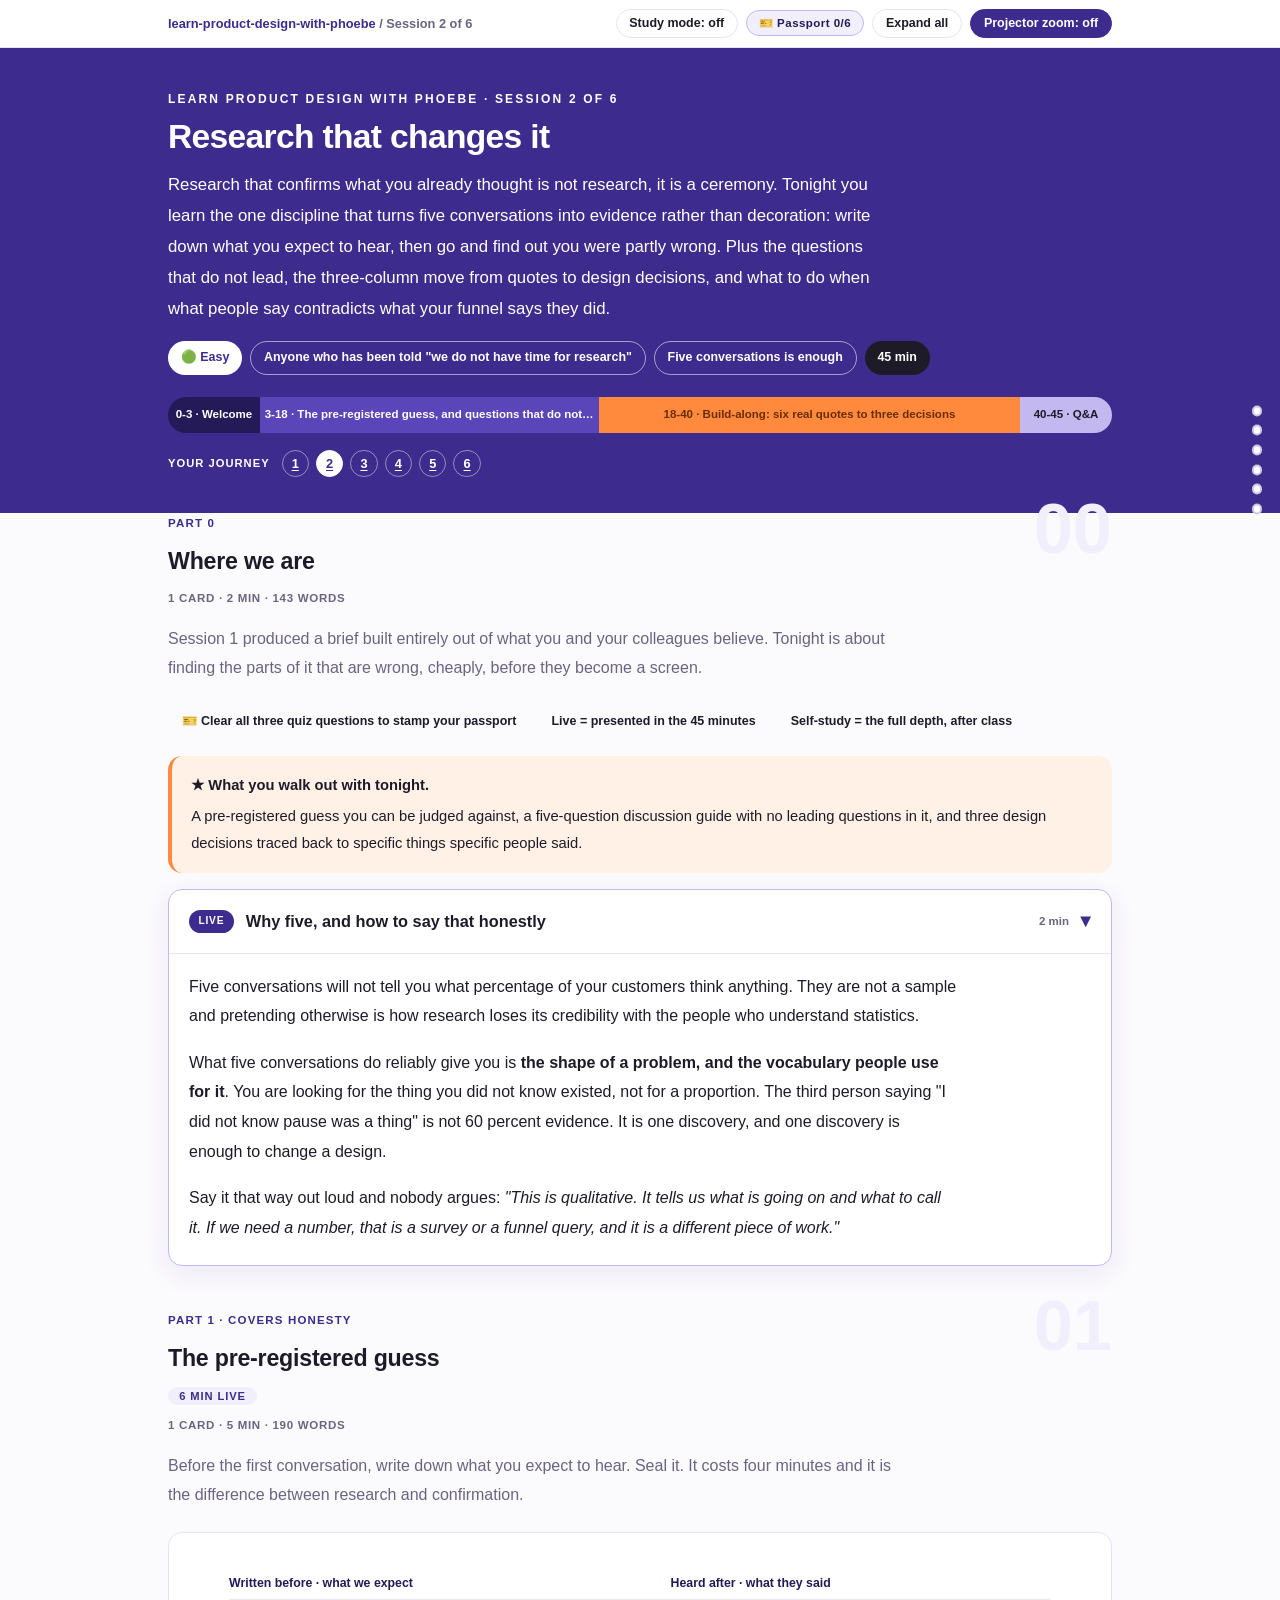
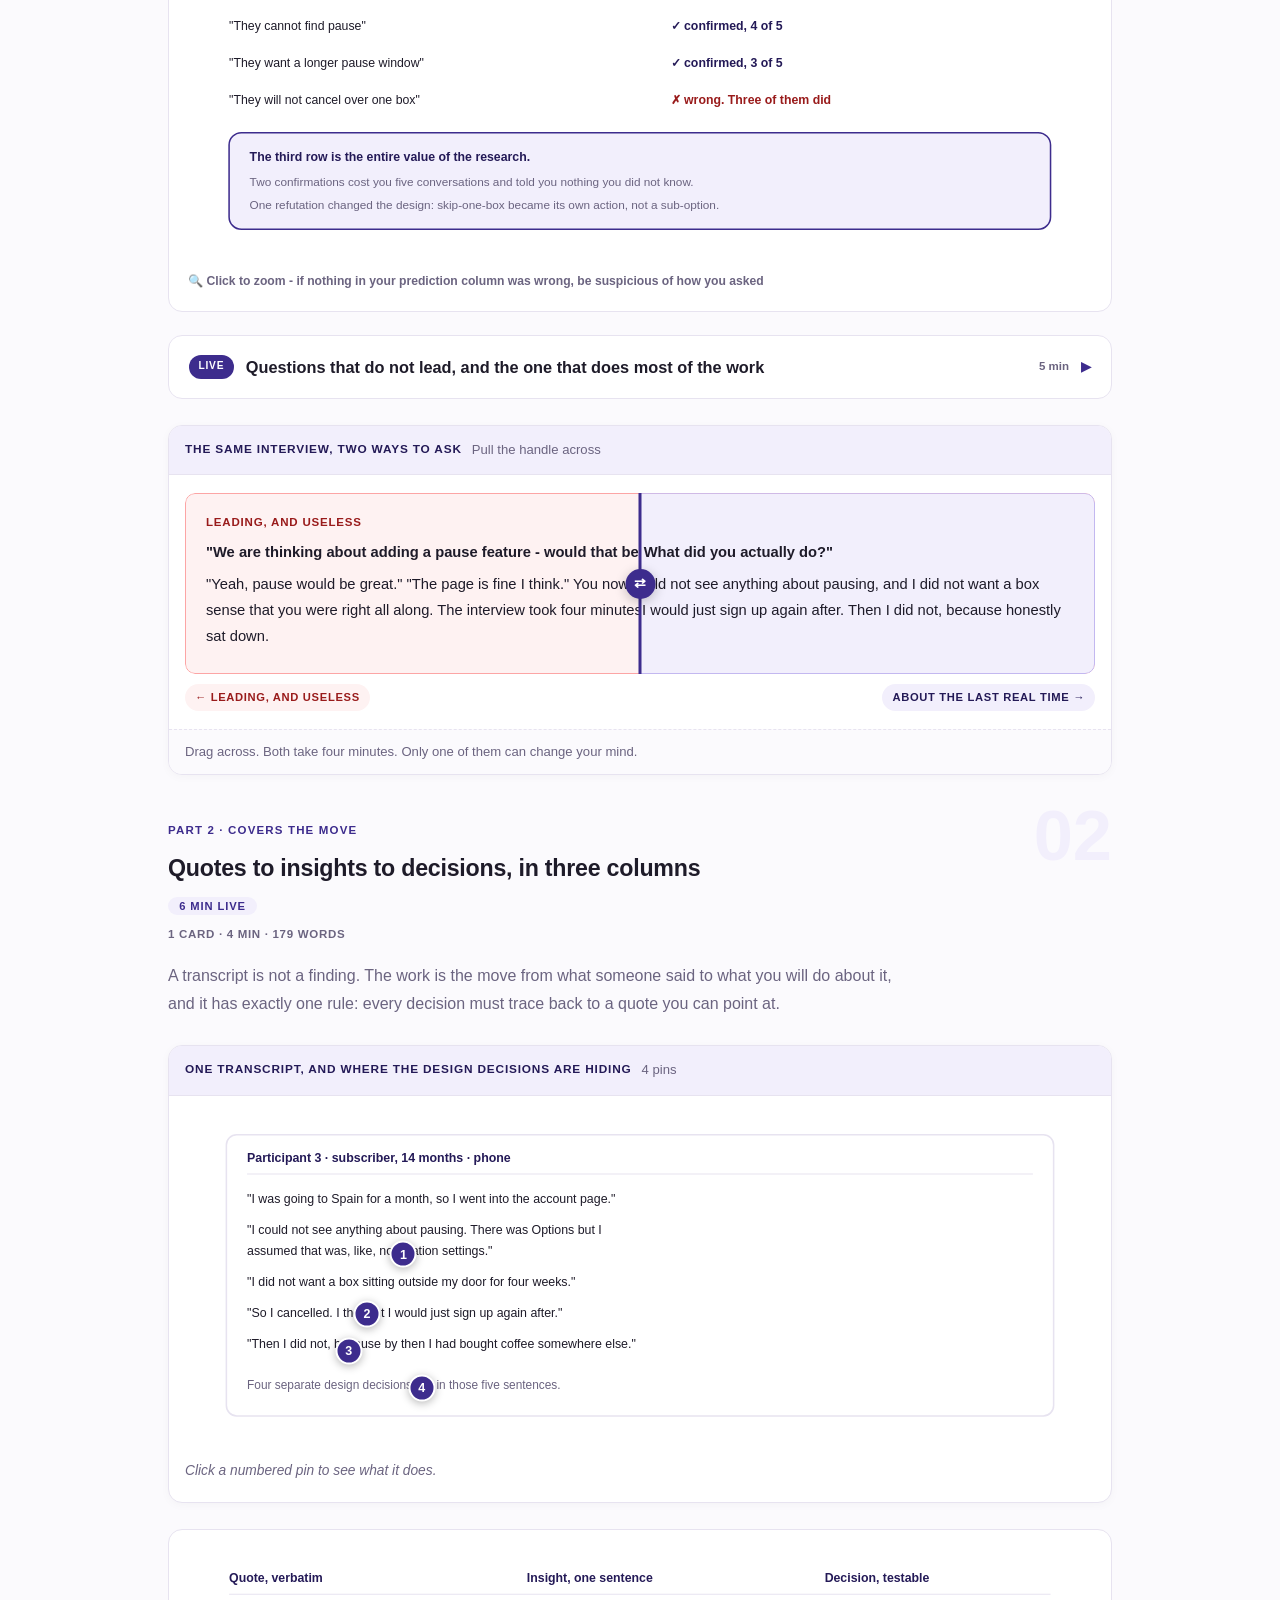
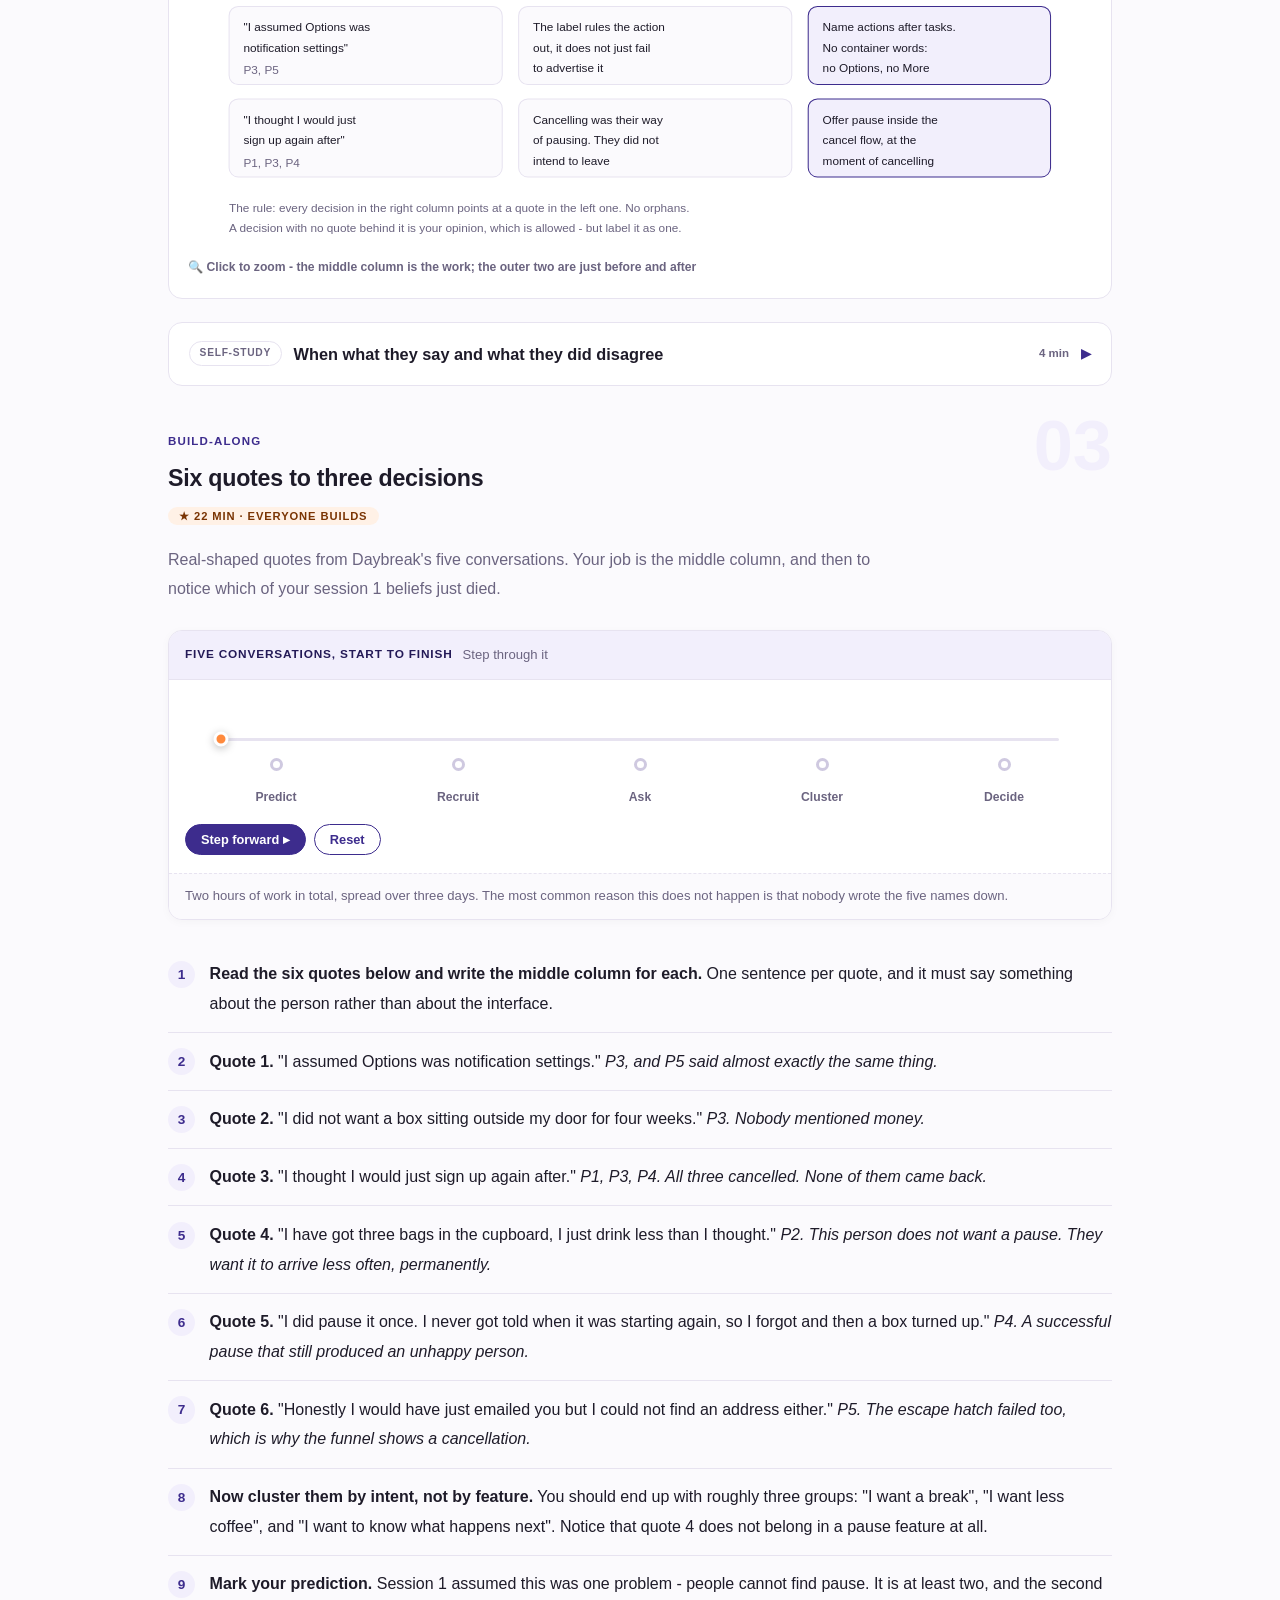
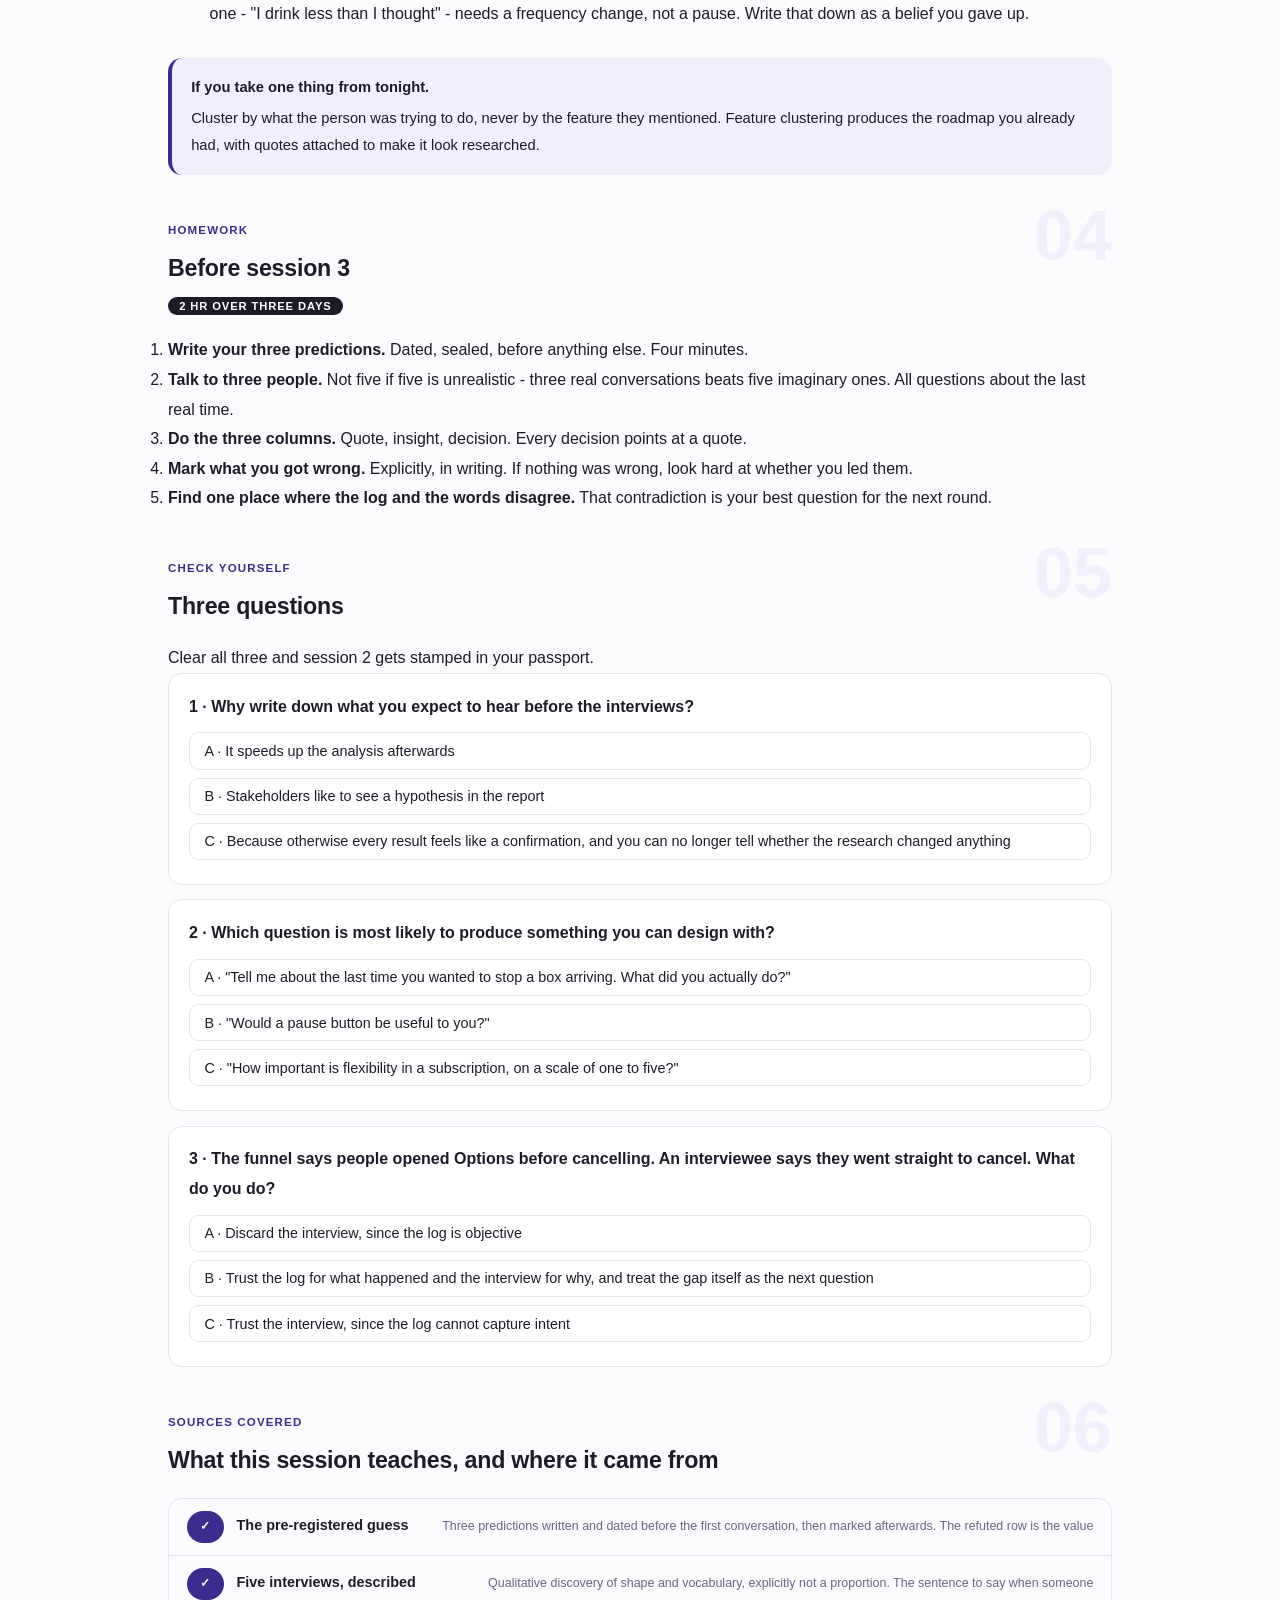
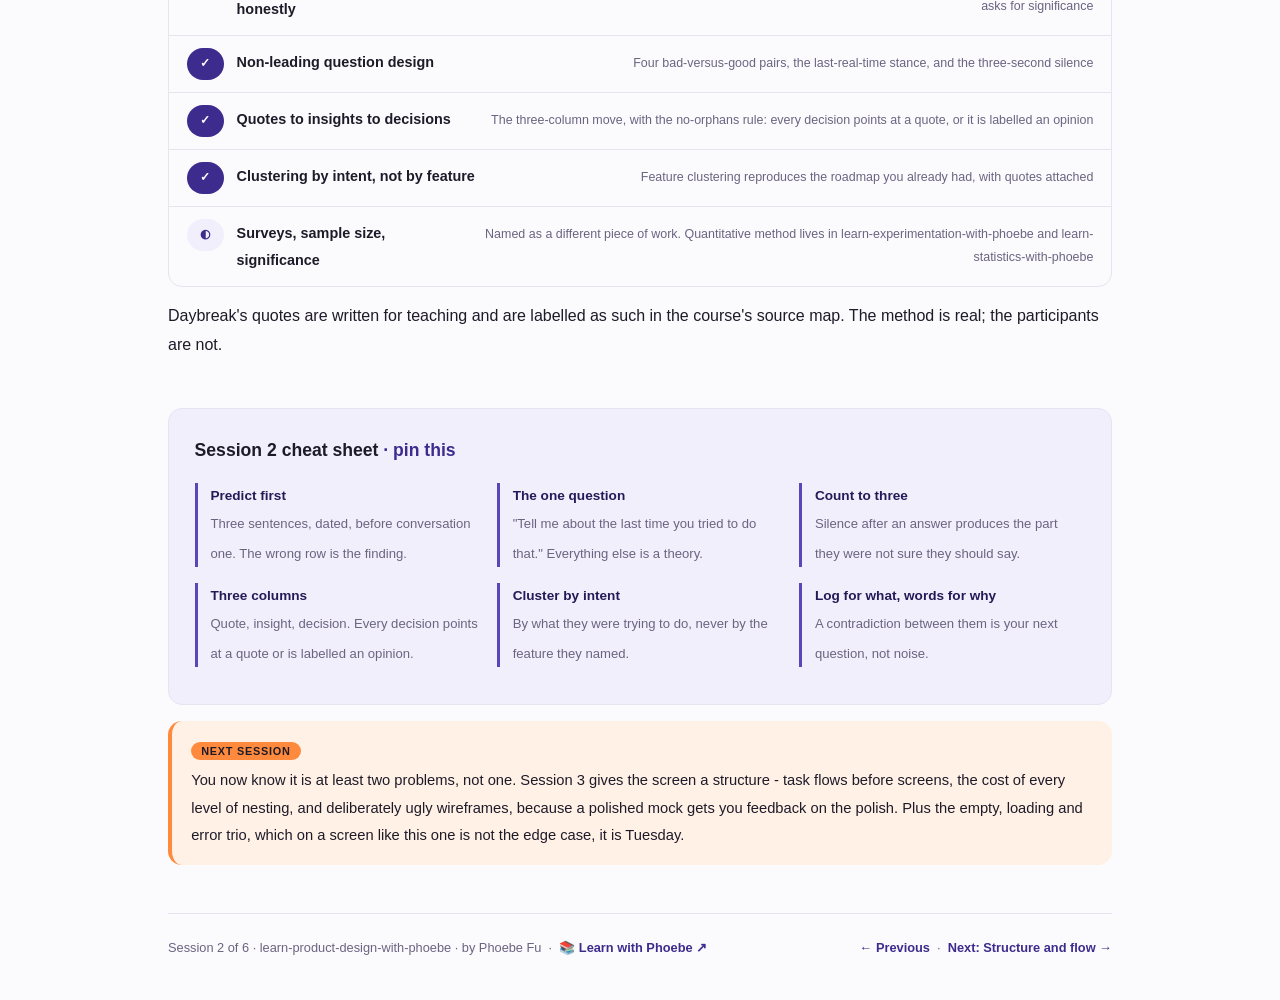
<file: courses/02-research-that-changes-it.html>
<!DOCTYPE html>
<html lang="en">
<head>
<meta charset="UTF-8">
<meta name="viewport" content="width=device-width, initial-scale=1.0">
<!-- social:start -->
<meta name="description" content="Session 2 of 6. Five interviews, questions that do not lead, and the quotes-to-insights move. Plus the discipline that makes research honest: write down what you expect to find before you go and find it.">
<meta property="og:type" content="article">
<meta property="og:site_name" content="Learn with Phoebe">
<meta property="og:title" content="Research that changes it - learn product design with phoebe">
<meta property="og:description" content="Session 2 of 6. Research is only worth doing if it can take a belief away from you.">
<meta property="og:url" content="https://phoebefu6.github.io/learn-product-design-with-phoebe/courses/02-research-that-changes-it.html">
<meta property="og:image" content="https://phoebefu6.github.io/learn-product-design-with-phoebe/assets/og-cover.png">
<meta property="og:image:width" content="1200">
<meta property="og:image:height" content="630">
<meta name="twitter:card" content="summary_large_image">
<meta name="twitter:title" content="Research that changes it - learn product design with phoebe">
<meta name="twitter:description" content="Session 2 of 6. The pre-registered guess, and quotes to insights.">
<meta name="twitter:image" content="https://phoebefu6.github.io/learn-product-design-with-phoebe/assets/og-cover.png">
<!-- social:end -->
<title>Session 2 · Research that changes it - learn product design with phoebe</title>
<link rel="stylesheet" href="../assets/style.css?v=24">
</head>
<body>

<div class="toolbar">
  <div class="wrap">
    <span class="crumb"><a href="../index.html">learn-product-design-with-phoebe</a> / Session 2 of 6</span>
    <button class="btn" id="toggle-all" type="button">Expand all</button>
    <button class="btn primary" id="zoom-toggle" type="button">Projector zoom: off</button>
  </div>
</div>

<header class="masthead">
  <div class="wrap">
    <div class="eyebrow">Learn Product Design with Phoebe · Session 2 of 6</div>
    <h1>Research that <span class="accent">changes it</span></h1>
    <p class="sub">Research that confirms what you already thought is not research, it is a ceremony. Tonight you learn the one discipline that turns five conversations into evidence rather than decoration: write down what you expect to hear, then go and find out you were partly wrong. Plus the questions that do not lead, the three-column move from quotes to design decisions, and what to do when what people say contradicts what your funnel says they did.</p>
    <div class="chip-row">
      <span class="chip level">🟢 Easy</span>
      <span class="chip audience">Anyone who has been told "we do not have time for research"</span>
      <span class="chip audience">Five conversations is enough</span>
      <span class="chip time">45 min</span>
    </div>
    <div class="agenda">
      <span class="a1" style="flex:1">0-3 · Welcome</span>
      <span class="a2" style="flex:4">3-18 · The pre-registered guess, and questions that do not lead</span>
      <span class="a3" style="flex:5">18-40 · Build-along: six real quotes to three decisions</span>
      <span class="a4" style="flex:1">40-45 · Q&amp;A</span>
    </div>
  </div>
</header>

<main class="wrap">

  <!-- ============ INTRO ============ -->
  <section class="section" id="intro">
    <div class="section-kicker">
      <span class="klabel">Part 0</span>
      <h2>Where we are</h2>
    </div>
    <p class="lede">Session 1 produced a brief built entirely out of what you and your colleagues believe. Tonight is about finding the parts of it that are wrong, cheaply, before they become a screen.</p>

    <div class="legend">
      <span class="pill">🎫 Clear all three quiz questions to stamp your passport</span>
      <span class="pill">Live = presented in the 45 minutes</span>
      <span class="pill">Self-study = the full depth, after class</span>
    </div>

    <div class="callout win">
      <p><strong>★ What you walk out with tonight.</strong> A pre-registered guess you can be judged against, a five-question discussion guide with no leading questions in it, and three design decisions traced back to specific things specific people said.</p>
    </div>

    <details class="card" open>
      <summary><span class="mode live">Live</span>Why five, and how to say that honestly<span class="mini">2 min</span><span class="caret">▶</span></summary>
      <div class="body">
        <p>Five conversations will not tell you what percentage of your customers think anything. They are not a sample and pretending otherwise is how research loses its credibility with the people who understand statistics.</p>
        <p>What five conversations do reliably give you is <strong>the shape of a problem, and the vocabulary people use for it</strong>. You are looking for the thing you did not know existed, not for a proportion. The third person saying "I did not know pause was a thing" is not 60 percent evidence. It is one discovery, and one discovery is enough to change a design.</p>
        <p>Say it that way out loud and nobody argues: <em>"This is qualitative. It tells us what is going on and what to call it. If we need a number, that is a survey or a funnel query, and it is a different piece of work."</em></p>
      </div>
    </details>
  </section>

  <!-- ============ PART 1 ============ -->
  <section class="section" id="part-1">
    <div class="section-kicker">
      <span class="klabel">Part 1 · covers honesty</span>
      <h2>The pre-registered guess</h2>
      <span class="tag concept">6 min live</span>
    </div>
    <p class="lede">Before the first conversation, write down what you expect to hear. Seal it. It costs four minutes and it is the difference between research and confirmation.</p>

    <figure class="zoomable">
      <svg viewBox="0 0 880 300" xmlns="http://www.w3.org/2000/svg" role="img" aria-label="Three predictions written before the interviews, compared with what was actually heard, with two confirmed and one wrong">
        <style>
          .p2gH { font: 800 12px Inter, sans-serif; fill: #241A57; }
          .p2gB { font: 400 12px Inter, sans-serif; fill: #1E1B29; }
          .p2gN { font: 400 11.5px Inter, sans-serif; fill: #6B6480; }
          .p2gR { font: 800 12px Inter, sans-serif; fill: #991B1B; }
          .p2gG { font: 800 12px Inter, sans-serif; fill: #241A57; }
        </style>
        <text class="p2gH" x="40" y="34">Written before · what we expect</text>
        <text class="p2gH" x="470" y="34">Heard after · what they said</text>
        <line x1="40" y1="46" x2="840" y2="46" stroke="#E7E3F0"/>

        <text class="p2gB" x="40" y="76">"They cannot find pause"</text>
        <text class="p2gG" x="470" y="76">✓ confirmed, 4 of 5</text>

        <text class="p2gB" x="40" y="112">"They want a longer pause window"</text>
        <text class="p2gG" x="470" y="112">✓ confirmed, 3 of 5</text>

        <text class="p2gB" x="40" y="148">"They will not cancel over one box"</text>
        <text class="p2gR" x="470" y="148">✗ wrong. Three of them did</text>

        <rect x="40" y="176" width="800" height="94" rx="12" fill="#F2EFFC" stroke="#3D2C8D" stroke-width="1.5"/>
        <text class="p2gH" x="60" y="204">The third row is the entire value of the research.</text>
        <text class="p2gN" x="60" y="228">Two confirmations cost you five conversations and told you nothing you did not know.</text>
        <text class="p2gN" x="60" y="250">One refutation changed the design: skip-one-box became its own action, not a sub-option.</text>
      </svg>
      <figcaption>🔍 Click to zoom - if nothing in your prediction column was wrong, be suspicious of how you asked</figcaption>
    </figure>

    <details class="card">
      <summary><span class="mode live">Live</span>Questions that do not lead, and the one that does most of the work<span class="mini">5 min</span><span class="caret">▶</span></summary>
      <div class="body">
        <p>The single most reliable question in product research: <strong>"Tell me about the last time you tried to do that."</strong> It is about a specific event, in the past, that actually happened. Everything else people tell you is a theory about themselves.</p>
        <table class="clean">
          <tr><th>Do not ask</th><th>Ask instead</th><th>Why</th></tr>
          <tr><td>"Would you use a pause button?"</td><td>"Tell me about the last time you wanted to stop a box."</td><td>Nobody knows what they would use. Everybody remembers what they did</td></tr>
          <tr><td>"Is the page confusing?"</td><td>"Show me where you would go to pause. Talk me through it."</td><td>The first invites politeness. The second produces behaviour you can watch</td></tr>
          <tr><td>"How important is flexibility to you?"</td><td>"What made you sign up, and what nearly stopped you?"</td><td>Importance ratings are a way of agreeing with the person asking</td></tr>
          <tr><td>"Do you like this design?"</td><td>"What would you do next on this screen?"</td><td>Liking is not using, and people will not tell you they dislike your work</td></tr>
        </table>
        <div class="callout tip">
          <p>And the two most valuable seconds in any interview: <strong>saying nothing after they finish an answer.</strong> People fill silence with the part they were not sure they should say, and that part is usually the finding. Count to three before your next question.</p>
        </div>
      </div>
    </details>

    <div class="wipe" data-title="The same interview, two ways to ask" data-label-a="Leading, and useless" data-label-b="About the last real time" data-foot="Drag across. Both take four minutes. Only one of them can change your mind.">
      <div class="wipe-a">
        <p><strong>"We are thinking about adding a pause feature - would that be useful to you? Do you find the current page easy to use?"</strong></p>
        <p>"Yeah, pause would be great." "The page is fine I think." You now have two agreeable sentences, zero information, and a strong sense that you were right all along. The interview took four minutes and confirmed a decision that had already been made before you sat down.</p>
      </div>
      <div class="wipe-b">
        <p><strong>"Tell me about the last time you wanted to stop a box arriving. What did you actually do?"</strong></p>
        <p>"I was going to Spain for a month. I went into the account page, I could not see anything about pausing, and I did not want a box sitting outside my door for four weeks, so I cancelled and I thought I would just sign up again after. Then I did not, because honestly by then I had bought coffee somewhere else."</p>
      </div>
    </div>
  </section>

  <!-- ============ PART 2 ============ -->
  <section class="section" id="part-2">
    <div class="section-kicker">
      <span class="klabel">Part 2 · covers the move</span>
      <h2>Quotes to insights to decisions, in three columns</h2>
      <span class="tag concept">6 min live</span>
    </div>
    <p class="lede">A transcript is not a finding. The work is the move from what someone said to what you will do about it, and it has exactly one rule: every decision must trace back to a quote you can point at.</p>

    <div class="hotspot" data-title="One transcript, and where the design decisions are hiding">
      <div class="hs-mock">
        <svg viewBox="0 0 880 320" xmlns="http://www.w3.org/2000/svg" role="img" aria-label="An interview transcript excerpt with four passages that each contain a design decision">
          <style>
            .p2tH { font: 700 12px Inter, sans-serif; fill: #241A57; }
            .p2tB { font: 400 12px Inter, sans-serif; fill: #1E1B29; }
            .p2tN { font: 400 11.5px Inter, sans-serif; fill: #6B6480; }
          </style>
          <rect x="40" y="20" width="800" height="272" rx="10" fill="#fff" stroke="#E7E3F0" stroke-width="1.5"/>
          <text class="p2tH" x="60" y="46">Participant 3 · subscriber, 14 months · phone</text>
          <line x1="60" y1="58" x2="820" y2="58" stroke="#E7E3F0"/>

          <text class="p2tB" x="60" y="86">"I was going to Spain for a month, so I went into the account page."</text>
          <text class="p2tB" x="60" y="116">"I could not see anything about pausing. There was Options but I</text>
          <text class="p2tB" x="60" y="136">assumed that was, like, notification settings."</text>
          <text class="p2tB" x="60" y="166">"I did not want a box sitting outside my door for four weeks."</text>
          <text class="p2tB" x="60" y="196">"So I cancelled. I thought I would just sign up again after."</text>
          <text class="p2tB" x="60" y="226">"Then I did not, because by then I had bought coffee somewhere else."</text>

          <text class="p2tN" x="60" y="266">Four separate design decisions live in those five sentences.</text>
        </svg>
      </div>
      <button class="hs-pin" style="--x:24%;--y:38%" data-title="On &quot;I assumed that was notification settings&quot;"
              data-cap="A naming problem, not a discoverability problem. The word Options did active harm: it did not just fail to attract, it told them the answer was not in there. Rename before you rearrange."></button>
      <button class="hs-pin" style="--x:20%;--y:54%" data-title="On &quot;a box sitting outside my door&quot;"
              data-cap="The real fear is not billing, it is a parcel on the step for a month. That is a security and waste worry, and it means the pause confirmation should talk about deliveries rather than about payments."></button>
      <button class="hs-pin" style="--x:18%;--y:64%" data-title="On &quot;I thought I would just sign up again after&quot;"
              data-cap="They did not intend to churn. Cancellation was their pause. Which means the cancel flow itself needs to offer pause at the moment of cancelling, not only on the screen before."></button>
      <button class="hs-pin" style="--x:26%;--y:74%" data-title="On &quot;by then I had bought coffee somewhere else&quot;"
              data-cap="The cost of the failure is not one box, it is the whole relationship, and it materialises weeks later where no dashboard connects it to this screen. This is the sentence you quote to the person holding the budget."></button>
    </div>

    <figure class="zoomable">
      <svg viewBox="0 0 880 290" xmlns="http://www.w3.org/2000/svg" role="img" aria-label="Three columns showing a quote becoming an insight and then a design decision, for two examples">
        <style>
          .p2cH { font: 800 12px Inter, sans-serif; fill: #241A57; }
          .p2cB { font: 400 11.5px Inter, sans-serif; fill: #1E1B29; }
          .p2cN { font: 400 11.5px Inter, sans-serif; fill: #6B6480; }
        </style>
        <text class="p2cH" x="40" y="32">Quote, verbatim</text>
        <text class="p2cH" x="330" y="32">Insight, one sentence</text>
        <text class="p2cH" x="620" y="32">Decision, testable</text>
        <line x1="40" y1="44" x2="840" y2="44" stroke="#E7E3F0"/>

        <rect x="40" y="56" width="266" height="76" rx="9" fill="#FBFAFD" stroke="#E7E3F0"/>
        <text class="p2cB" x="54" y="80">"I assumed Options was</text>
        <text class="p2cB" x="54" y="100">notification settings"</text>
        <text class="p2cN" x="54" y="122">P3, P5</text>

        <rect x="322" y="56" width="266" height="76" rx="9" fill="#FBFAFD" stroke="#E7E3F0"/>
        <text class="p2cB" x="336" y="80">The label rules the action</text>
        <text class="p2cB" x="336" y="100">out, it does not just fail</text>
        <text class="p2cB" x="336" y="120">to advertise it</text>

        <rect x="604" y="56" width="236" height="76" rx="9" fill="#F2EFFC" stroke="#3D2C8D"/>
        <text class="p2cB" x="618" y="80">Name actions after tasks.</text>
        <text class="p2cB" x="618" y="100">No container words:</text>
        <text class="p2cB" x="618" y="120">no Options, no More</text>

        <rect x="40" y="146" width="266" height="76" rx="9" fill="#FBFAFD" stroke="#E7E3F0"/>
        <text class="p2cB" x="54" y="170">"I thought I would just</text>
        <text class="p2cB" x="54" y="190">sign up again after"</text>
        <text class="p2cN" x="54" y="212">P1, P3, P4</text>

        <rect x="322" y="146" width="266" height="76" rx="9" fill="#FBFAFD" stroke="#E7E3F0"/>
        <text class="p2cB" x="336" y="170">Cancelling was their way</text>
        <text class="p2cB" x="336" y="190">of pausing. They did not</text>
        <text class="p2cB" x="336" y="210">intend to leave</text>

        <rect x="604" y="146" width="236" height="76" rx="9" fill="#F2EFFC" stroke="#3D2C8D"/>
        <text class="p2cB" x="618" y="170">Offer pause inside the</text>
        <text class="p2cB" x="618" y="190">cancel flow, at the</text>
        <text class="p2cB" x="618" y="210">moment of cancelling</text>

        <text class="p2cN" x="40" y="256">The rule: every decision in the right column points at a quote in the left one. No orphans.</text>
        <text class="p2cN" x="40" y="276">A decision with no quote behind it is your opinion, which is allowed - but label it as one.</text>
      </svg>
      <figcaption>🔍 Click to zoom - the middle column is the work; the outer two are just before and after</figcaption>
    </figure>

    <details class="card">
      <summary><span class="mode self">Self-study</span>When what they say and what they did disagree<span class="mini">4 min</span><span class="caret">▶</span></summary>
      <div class="body">
        <p>It happens constantly and it is not lying. People report their intentions accurately and their behaviour badly.</p>
        <ul>
          <li><strong>Behaviour wins on "what happened".</strong> The funnel says 31 percent of cancellations opened Options first. That is a fact. If an interviewee says "I went straight to cancel" and the log says otherwise, the log is right about the click and they are right about how it felt.</li>
          <li><strong>Words win on "why".</strong> No dashboard will ever tell you they were worried about a parcel on the doorstep for a month. That only comes out of a conversation, and it is the thing that changes the copy.</li>
          <li><strong>Disagreement is a finding, not an error.</strong> "They say the price is the problem, but the funnel says they never reach the price screen" is the most useful sentence a researcher can produce, and it usually means the stated reason is a socially acceptable stand-in for a different one.</li>
        </ul>
        <p>The practical rule: <strong>use the log for the what, and the interview for the why, and treat any contradiction as the next question rather than as noise.</strong></p>
      </div>
    </details>
  </section>

  <!-- ============ DEMO ============ -->
  <section class="section" id="demo-1">
    <div class="section-kicker">
      <span class="klabel">Build-along</span>
      <h2>Six quotes to three decisions</h2>
      <span class="tag demo">★ 22 min · everyone builds</span>
    </div>
    <p class="lede">Real-shaped quotes from Daybreak's five conversations. Your job is the middle column, and then to notice which of your session 1 beliefs just died.</p>

    <div class="tick" data-stages="Predict|Recruit|Ask|Cluster|Decide" data-title="Five conversations, start to finish" data-foot="Two hours of work in total, spread over three days. The most common reason this does not happen is that nobody wrote the five names down.">
      <p class="tick-note" data-stage="0"><b>Predict.</b> Three sentences, written before anything else, about what you expect to hear. Put a date on it. This is the only step that makes the rest falsifiable.</p>
      <p class="tick-note" data-stage="1"><b>Recruit.</b> Five people who did the thing recently. For Daybreak: three who cancelled in the last month, two who paused successfully. Recent matters more than representative, because memory decays fast and specifics are what you are after.</p>
      <p class="tick-note" data-stage="2"><b>Ask.</b> Five questions, twenty minutes, all about the last real time. Record it if they agree. Count to three before every follow-up.</p>
      <p class="tick-note" data-stage="3"><b>Cluster.</b> One quote per line. Group by what the person was trying to do, never by which feature they mentioned - feature grouping smuggles your existing roadmap into the analysis.</p>
      <p class="tick-note" data-stage="4"><b>Decide.</b> Each cluster becomes one insight sentence and one testable decision. Then go back to your prediction and mark what was wrong, out loud, in the write-up.</p>
    </div>

    <div class="steps">
      <div class="step"><p><strong>Read the six quotes below and write the middle column for each.</strong> One sentence per quote, and it must say something about the person rather than about the interface.</p></div>
      <div class="step"><p><strong>Quote 1.</strong> "I assumed Options was notification settings." <em>P3, and P5 said almost exactly the same thing.</em></p></div>
      <div class="step"><p><strong>Quote 2.</strong> "I did not want a box sitting outside my door for four weeks." <em>P3. Nobody mentioned money.</em></p></div>
      <div class="step"><p><strong>Quote 3.</strong> "I thought I would just sign up again after." <em>P1, P3, P4. All three cancelled. None of them came back.</em></p></div>
      <div class="step"><p><strong>Quote 4.</strong> "I have got three bags in the cupboard, I just drink less than I thought." <em>P2. This person does not want a pause. They want it to arrive less often, permanently.</em></p></div>
      <div class="step"><p><strong>Quote 5.</strong> "I did pause it once. I never got told when it was starting again, so I forgot and then a box turned up." <em>P4. A successful pause that still produced an unhappy person.</em></p></div>
      <div class="step"><p><strong>Quote 6.</strong> "Honestly I would have just emailed you but I could not find an address either." <em>P5. The escape hatch failed too, which is why the funnel shows a cancellation.</em></p></div>
      <div class="step"><p><strong>Now cluster them by intent, not by feature.</strong> You should end up with roughly three groups: "I want a break", "I want less coffee", and "I want to know what happens next". Notice that quote 4 does not belong in a pause feature at all.</p></div>
      <div class="step"><p><strong>Mark your prediction.</strong> Session 1 assumed this was one problem - people cannot find pause. It is at least two, and the second one - "I drink less than I thought" - needs a frequency change, not a pause. Write that down as a belief you gave up.</p></div>
    </div>

    <div class="callout tip">
      <p><strong>If you take one thing from tonight.</strong> Cluster by what the person was trying to do, never by the feature they mentioned. Feature clustering produces the roadmap you already had, with quotes attached to make it look researched.</p>
    </div>
  </section>

  <!-- ============ HOMEWORK ============ -->
  <section class="section" id="exercise">
    <div class="section-kicker">
      <span class="klabel">Homework</span>
      <h2>Before session 3</h2>
      <span class="tag exercise">2 hr over three days</span>
    </div>
    <ol>
      <li><strong>Write your three predictions.</strong> Dated, sealed, before anything else. Four minutes.</li>
      <li><strong>Talk to three people.</strong> Not five if five is unrealistic - three real conversations beats five imaginary ones. All questions about the last real time.</li>
      <li><strong>Do the three columns.</strong> Quote, insight, decision. Every decision points at a quote.</li>
      <li><strong>Mark what you got wrong.</strong> Explicitly, in writing. If nothing was wrong, look hard at whether you led them.</li>
      <li><strong>Find one place where the log and the words disagree.</strong> That contradiction is your best question for the next round.</li>
    </ol>
  </section>

  <!-- ============ QUIZ ============ -->
  <section class="section" id="quiz">
    <div class="section-kicker">
      <span class="klabel">Check yourself</span>
      <h2>Three questions</h2>
    </div>
    <p>Clear all three and session 2 gets stamped in your passport.</p>

    <div class="quiz-q" data-answer="2">
      <p class="qtext">1 · Why write down what you expect to hear before the interviews?</p>
      <button class="qopt" type="button">A · It speeds up the analysis afterwards</button>
      <button class="qopt" type="button">B · Stakeholders like to see a hypothesis in the report</button>
      <button class="qopt" type="button">C · Because otherwise every result feels like a confirmation, and you can no longer tell whether the research changed anything</button>
      <p class="qwhy">Without a sealed prediction, hindsight quietly rewrites what you believed, and five conversations become an expensive ceremony. The row where the prediction was wrong is the entire value of the exercise - and if no row is wrong, suspect the questions.</p>
    </div>

    <div class="quiz-q" data-answer="0">
      <p class="qtext">2 · Which question is most likely to produce something you can design with?</p>
      <button class="qopt" type="button">A · "Tell me about the last time you wanted to stop a box arriving. What did you actually do?"</button>
      <button class="qopt" type="button">B · "Would a pause button be useful to you?"</button>
      <button class="qopt" type="button">C · "How important is flexibility in a subscription, on a scale of one to five?"</button>
      <p class="qwhy">Nobody knows what they would use, and importance ratings are mostly a way of agreeing with the person asking. A specific past event produces behaviour, obstacles, workarounds and the person's own vocabulary - all of which you can design with.</p>
    </div>

    <div class="quiz-q" data-answer="1">
      <p class="qtext">3 · The funnel says people opened Options before cancelling. An interviewee says they went straight to cancel. What do you do?</p>
      <button class="qopt" type="button">A · Discard the interview, since the log is objective</button>
      <button class="qopt" type="button">B · Trust the log for what happened and the interview for why, and treat the gap itself as the next question</button>
      <button class="qopt" type="button">C · Trust the interview, since the log cannot capture intent</button>
      <p class="qwhy">People report intentions accurately and behaviour badly, and neither source is lying. The log owns the click; the conversation owns the reason. A contradiction usually means the stated reason is standing in for a different one, which is worth chasing rather than resolving away.</p>
    </div>

    <p class="quiz-score"></p>
  </section>

  <!-- ============ OFFICIAL COVERAGE ============ -->
  <section class="section" id="official">
    <div class="section-kicker">
      <span class="klabel">Sources covered</span>
      <h2>What this session teaches, and where it came from</h2>
    </div>
    <div class="covered">
      <div class="covered-row"><span class="status pill solid">✓</span><span class="name">The pre-registered guess</span><span class="note">Three predictions written and dated before the first conversation, then marked afterwards. The refuted row is the value</span></div>
      <div class="covered-row"><span class="status pill solid">✓</span><span class="name">Five interviews, described honestly</span><span class="note">Qualitative discovery of shape and vocabulary, explicitly not a proportion. The sentence to say when someone asks for significance</span></div>
      <div class="covered-row"><span class="status pill solid">✓</span><span class="name">Non-leading question design</span><span class="note">Four bad-versus-good pairs, the last-real-time stance, and the three-second silence</span></div>
      <div class="covered-row"><span class="status pill solid">✓</span><span class="name">Quotes to insights to decisions</span><span class="note">The three-column move, with the no-orphans rule: every decision points at a quote, or it is labelled an opinion</span></div>
      <div class="covered-row"><span class="status pill solid">✓</span><span class="name">Clustering by intent, not by feature</span><span class="note">Feature clustering reproduces the roadmap you already had, with quotes attached</span></div>
      <div class="covered-row"><span class="status pill light">◐</span><span class="name">Surveys, sample size, significance</span><span class="note">Named as a different piece of work. Quantitative method lives in learn-experimentation-with-phoebe and learn-statistics-with-phoebe</span></div>
    </div>
    <p class="mono" style="margin-top:14px">Daybreak's quotes are written for teaching and are labelled as such in the course's source map. The method is real; the participants are not.</p>
  </section>

  <!-- ============ CHEAT SHEET ============ -->
  <section class="cheat" id="cheatsheet">
    <h3>Session 2 cheat sheet <span>· pin this</span></h3>
    <div class="grid-2">
      <div class="cheat-item"><b>Predict first</b><span>Three sentences, dated, before conversation one. The wrong row is the finding.</span></div>
      <div class="cheat-item"><b>The one question</b><span>"Tell me about the last time you tried to do that." Everything else is a theory.</span></div>
      <div class="cheat-item"><b>Count to three</b><span>Silence after an answer produces the part they were not sure they should say.</span></div>
      <div class="cheat-item"><b>Three columns</b><span>Quote, insight, decision. Every decision points at a quote or is labelled an opinion.</span></div>
      <div class="cheat-item"><b>Cluster by intent</b><span>By what they were trying to do, never by the feature they named.</span></div>
      <div class="cheat-item"><b>Log for what, words for why</b><span>A contradiction between them is your next question, not noise.</span></div>
    </div>
  </section>

  <div class="callout next">
    <span class="nx-pill">Next session</span>
    <p>You now know it is at least two problems, not one. Session 3 gives the screen a structure - task flows before screens, the cost of every level of nesting, and deliberately ugly wireframes, because a polished mock gets you feedback on the polish. Plus the empty, loading and error trio, which on a screen like this one is not the edge case, it is Tuesday.</p>
  </div>

  <footer class="pagefoot">
    <span>Session 2 of 6 · learn-product-design-with-phoebe · by Phoebe Fu &nbsp;·&nbsp; 📚 <a href="https://phoebefu6.github.io/learn-with-phoebe/">Learn with Phoebe ↗</a></span>
    <span><a href="01-before-pixels.html">← Previous</a> &nbsp;·&nbsp; <a href="03-structure-and-flow.html">Next: Structure and flow →</a></span>
  </footer>

</main>

<script src="../assets/app.js?v=22"></script>
</body>
</html>
</file>
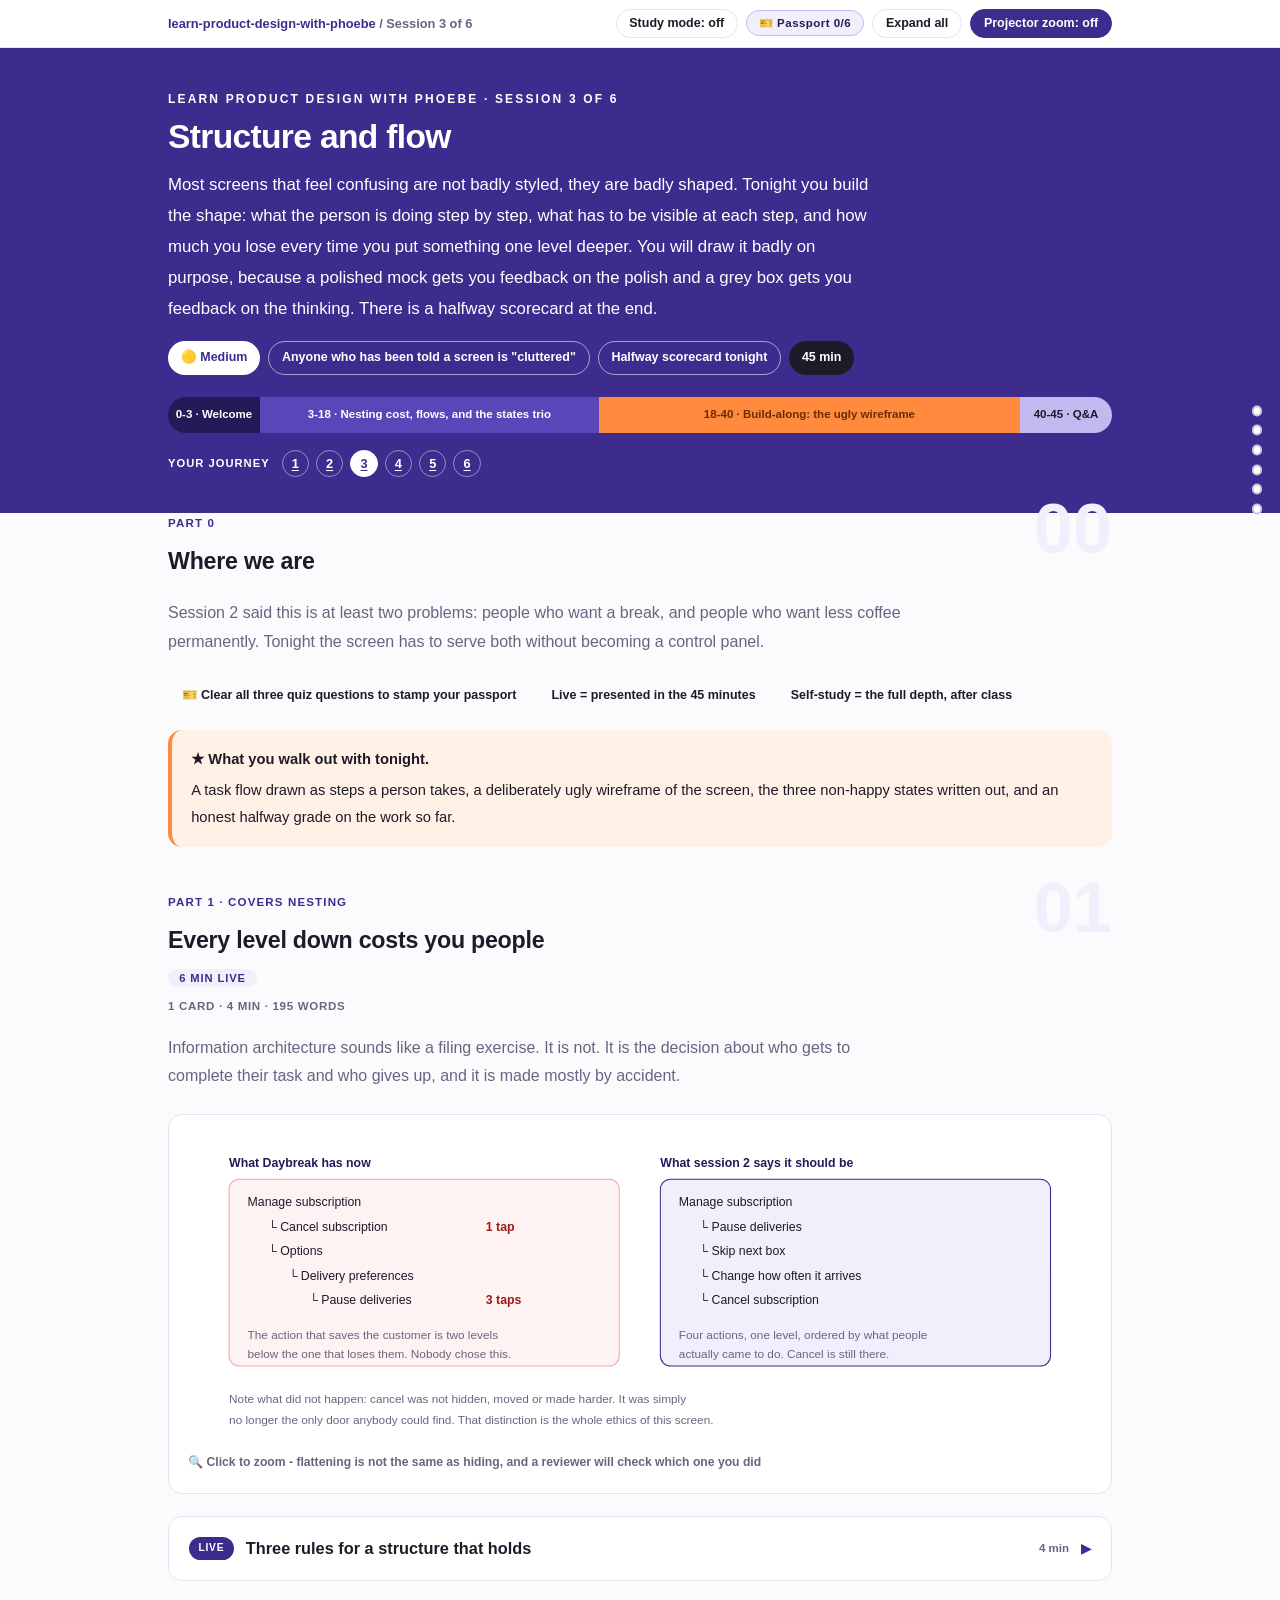
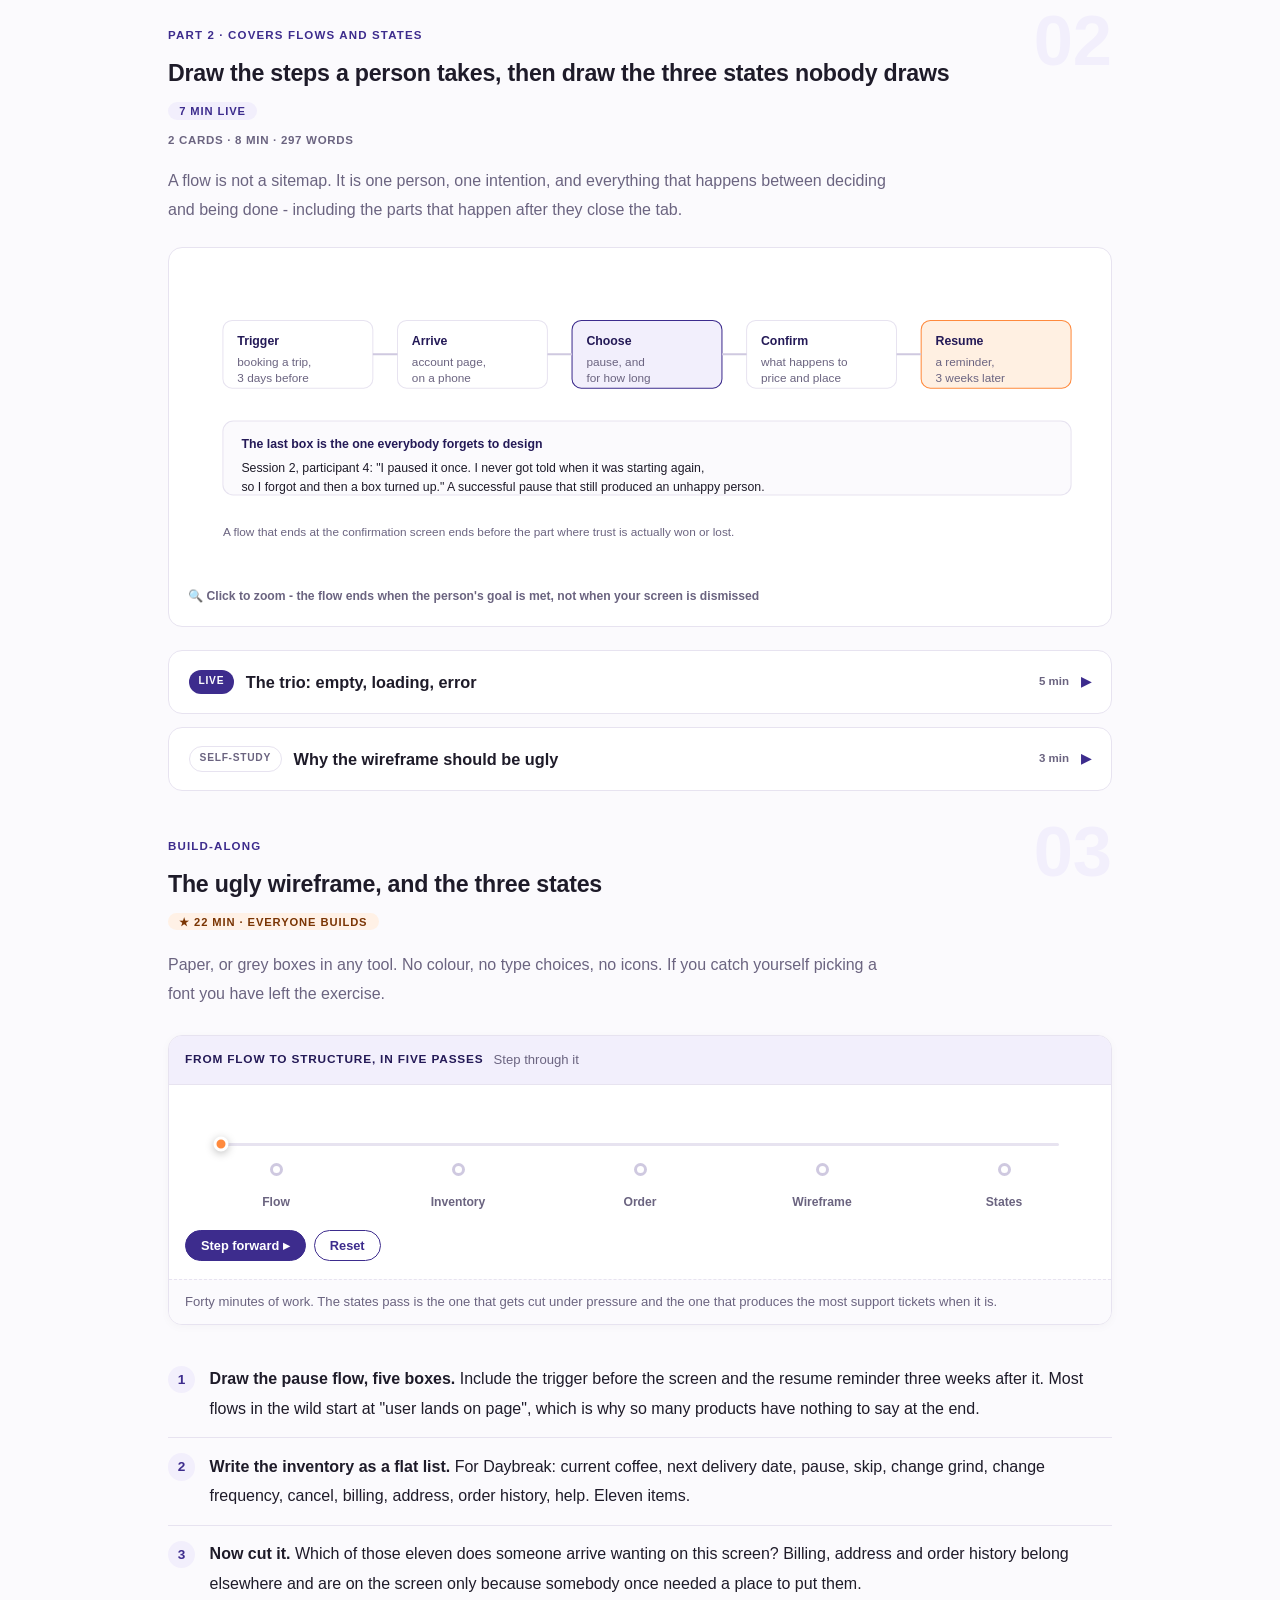
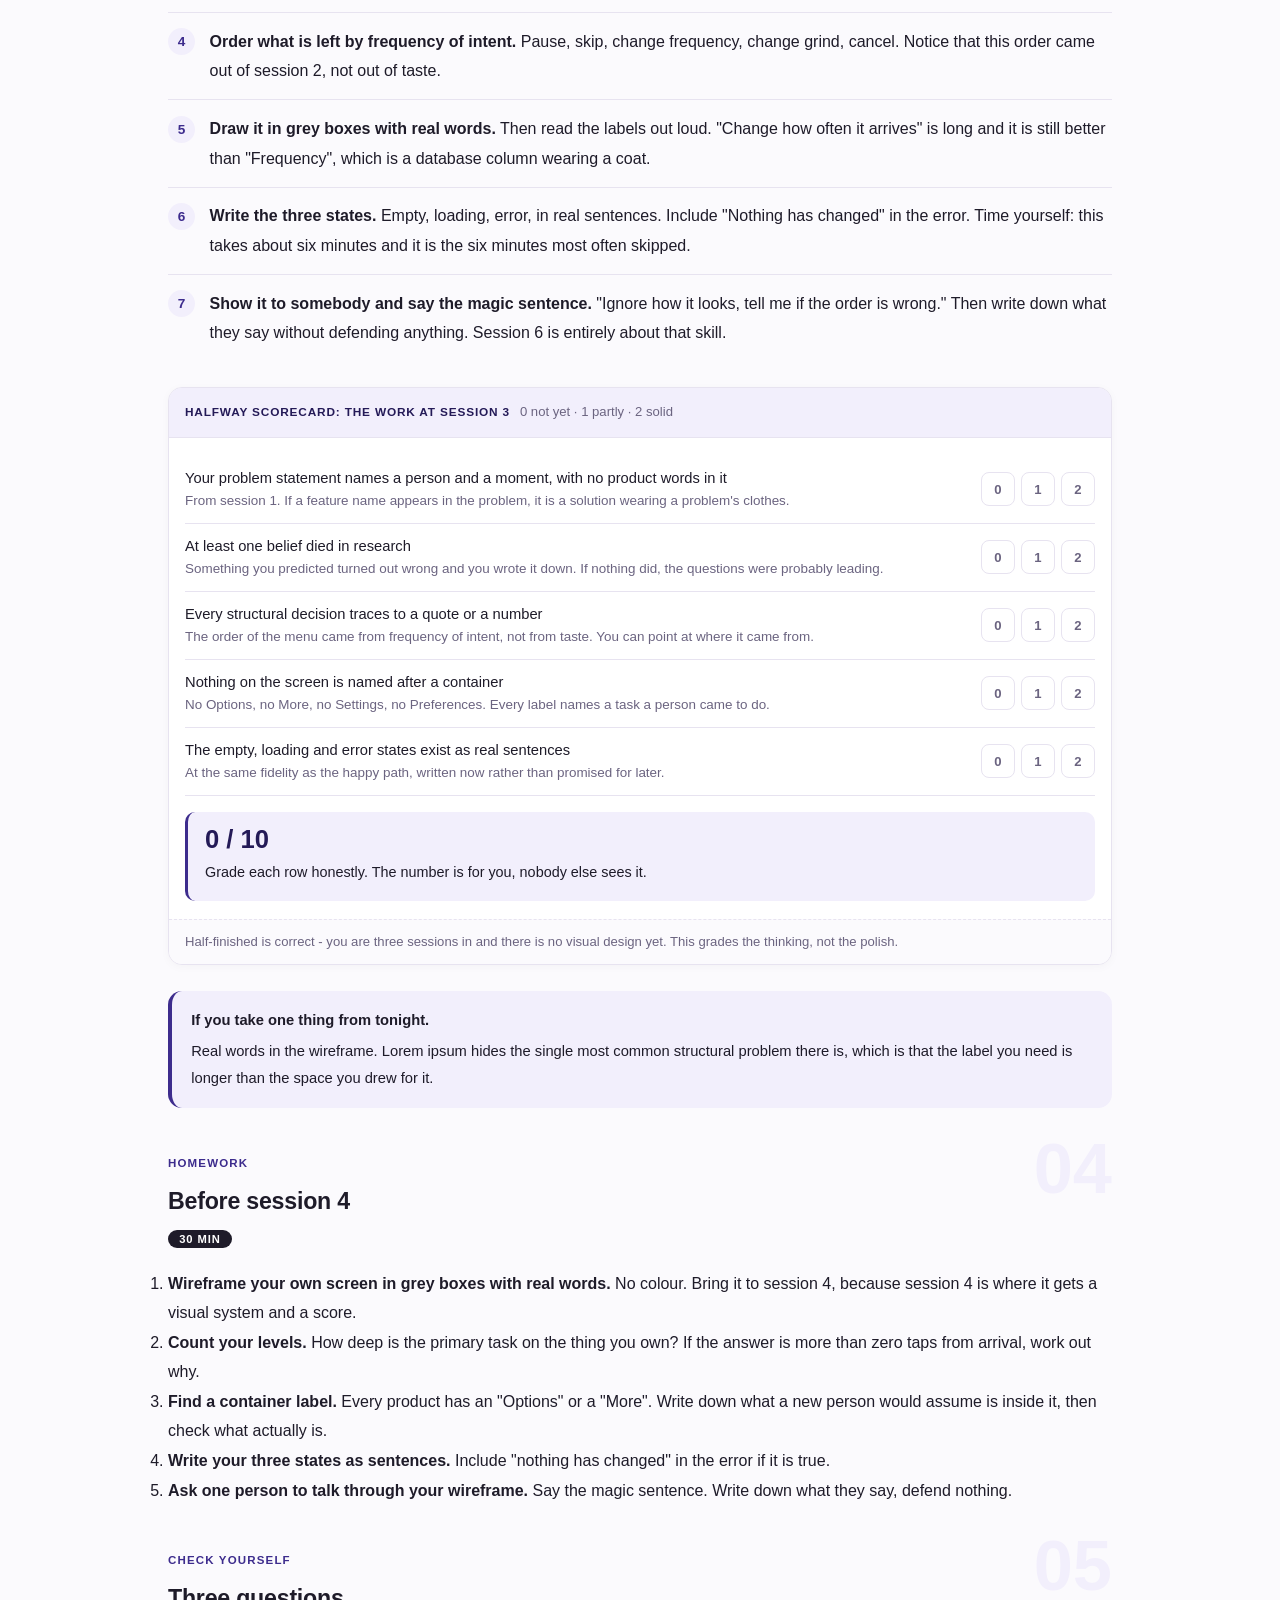
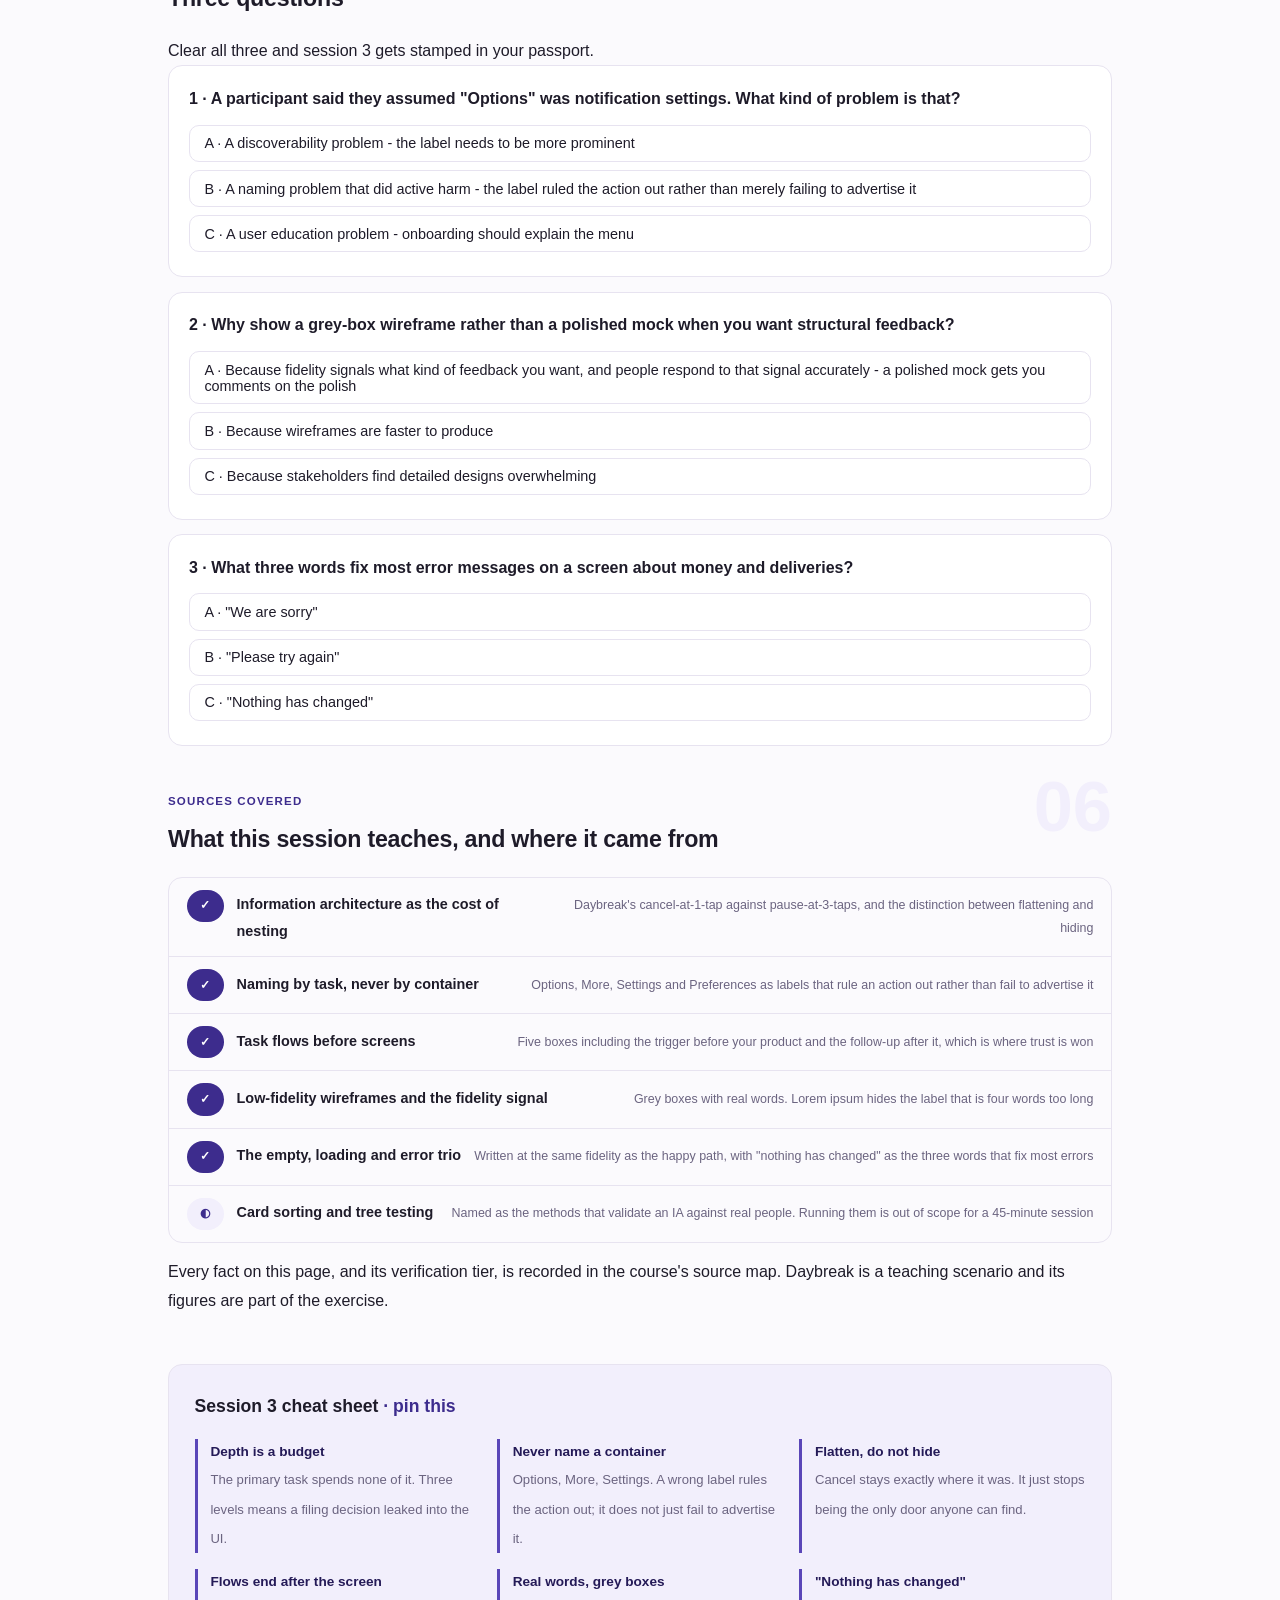
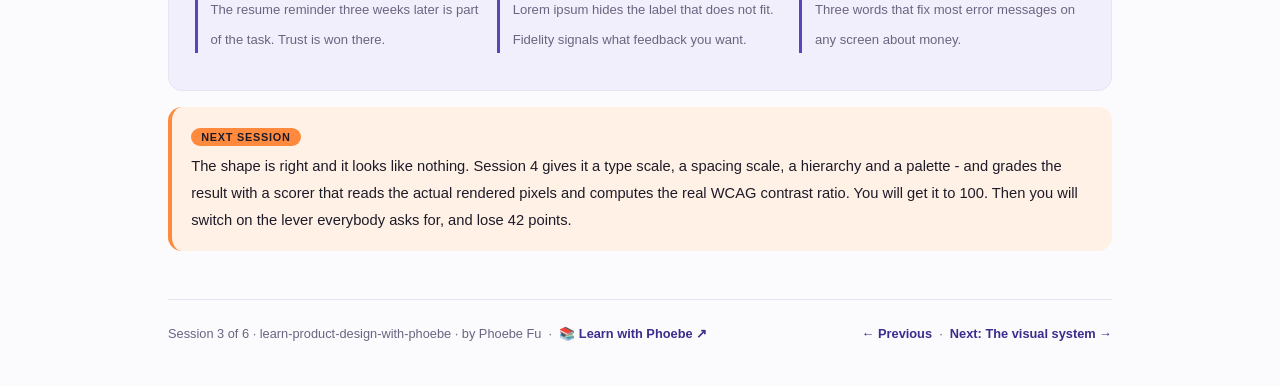
<file: courses/03-structure-and-flow.html>
<!DOCTYPE html>
<html lang="en">
<head>
<meta charset="UTF-8">
<meta name="viewport" content="width=device-width, initial-scale=1.0">
<!-- social:start -->
<meta name="description" content="Session 3 of 6. Information architecture as the cost of nesting, task flows before screens, deliberately ugly wireframes, and the empty-loading-error trio that is the common case on a screen like this one.">
<meta property="og:type" content="article">
<meta property="og:site_name" content="Learn with Phoebe">
<meta property="og:title" content="Structure and flow - learn product design with phoebe">
<meta property="og:description" content="Session 3 of 6. Flows before screens, and a polished mock gets you feedback on the polish.">
<meta property="og:url" content="https://phoebefu6.github.io/learn-product-design-with-phoebe/courses/03-structure-and-flow.html">
<meta property="og:image" content="https://phoebefu6.github.io/learn-product-design-with-phoebe/assets/og-cover.png">
<meta property="og:image:width" content="1200">
<meta property="og:image:height" content="630">
<meta name="twitter:card" content="summary_large_image">
<meta name="twitter:title" content="Structure and flow - learn product design with phoebe">
<meta name="twitter:description" content="Session 3 of 6. The cost of nesting, and the states that are not edge cases.">
<meta name="twitter:image" content="https://phoebefu6.github.io/learn-product-design-with-phoebe/assets/og-cover.png">
<!-- social:end -->
<title>Session 3 · Structure and flow - learn product design with phoebe</title>
<link rel="stylesheet" href="../assets/style.css?v=24">
</head>
<body>

<div class="toolbar">
  <div class="wrap">
    <span class="crumb"><a href="../index.html">learn-product-design-with-phoebe</a> / Session 3 of 6</span>
    <button class="btn" id="toggle-all" type="button">Expand all</button>
    <button class="btn primary" id="zoom-toggle" type="button">Projector zoom: off</button>
  </div>
</div>

<header class="masthead">
  <div class="wrap">
    <div class="eyebrow">Learn Product Design with Phoebe · Session 3 of 6</div>
    <h1>Structure and <span class="accent">flow</span></h1>
    <p class="sub">Most screens that feel confusing are not badly styled, they are badly shaped. Tonight you build the shape: what the person is doing step by step, what has to be visible at each step, and how much you lose every time you put something one level deeper. You will draw it badly on purpose, because a polished mock gets you feedback on the polish and a grey box gets you feedback on the thinking. There is a halfway scorecard at the end.</p>
    <div class="chip-row">
      <span class="chip level">🟡 Medium</span>
      <span class="chip audience">Anyone who has been told a screen is "cluttered"</span>
      <span class="chip audience">Halfway scorecard tonight</span>
      <span class="chip time">45 min</span>
    </div>
    <div class="agenda">
      <span class="a1" style="flex:1">0-3 · Welcome</span>
      <span class="a2" style="flex:4">3-18 · Nesting cost, flows, and the states trio</span>
      <span class="a3" style="flex:5">18-40 · Build-along: the ugly wireframe</span>
      <span class="a4" style="flex:1">40-45 · Q&amp;A</span>
    </div>
  </div>
</header>

<main class="wrap">

  <!-- ============ INTRO ============ -->
  <section class="section" id="intro">
    <div class="section-kicker">
      <span class="klabel">Part 0</span>
      <h2>Where we are</h2>
    </div>
    <p class="lede">Session 2 said this is at least two problems: people who want a break, and people who want less coffee permanently. Tonight the screen has to serve both without becoming a control panel.</p>

    <div class="legend">
      <span class="pill">🎫 Clear all three quiz questions to stamp your passport</span>
      <span class="pill">Live = presented in the 45 minutes</span>
      <span class="pill">Self-study = the full depth, after class</span>
    </div>

    <div class="callout win">
      <p><strong>★ What you walk out with tonight.</strong> A task flow drawn as steps a person takes, a deliberately ugly wireframe of the screen, the three non-happy states written out, and an honest halfway grade on the work so far.</p>
    </div>
  </section>

  <!-- ============ PART 1 ============ -->
  <section class="section" id="part-1">
    <div class="section-kicker">
      <span class="klabel">Part 1 · covers nesting</span>
      <h2>Every level down costs you people</h2>
      <span class="tag concept">6 min live</span>
    </div>
    <p class="lede">Information architecture sounds like a filing exercise. It is not. It is the decision about who gets to complete their task and who gives up, and it is made mostly by accident.</p>

    <figure class="zoomable">
      <svg viewBox="0 0 880 300" xmlns="http://www.w3.org/2000/svg" role="img" aria-label="Daybreak's current menu tree showing cancel one level deep and pause three levels deep, next to the proposed flat structure">
        <style>
          .p3nH { font: 800 12px Inter, sans-serif; fill: #241A57; }
          .p3nB { font: 400 12px Inter, sans-serif; fill: #1E1B29; }
          .p3nN { font: 400 11.5px Inter, sans-serif; fill: #6B6480; }
          .p3nR { font: 700 12px Inter, sans-serif; fill: #991B1B; }
        </style>
        <text class="p3nH" x="40" y="32">What Daybreak has now</text>
        <rect x="40" y="44" width="380" height="182" rx="10" fill="#FEF2F2" stroke="#FCA5A5"/>
        <text class="p3nB" x="58" y="70">Manage subscription</text>
        <text class="p3nB" x="78" y="94">└ Cancel subscription</text>
        <text class="p3nR" x="290" y="94">1 tap</text>
        <text class="p3nB" x="78" y="118">└ Options</text>
        <text class="p3nB" x="98" y="142">└ Delivery preferences</text>
        <text class="p3nB" x="118" y="166">└ Pause deliveries</text>
        <text class="p3nR" x="290" y="166">3 taps</text>
        <text class="p3nN" x="58" y="200">The action that saves the customer is two levels</text>
        <text class="p3nN" x="58" y="218">below the one that loses them. Nobody chose this.</text>

        <text class="p3nH" x="460" y="32">What session 2 says it should be</text>
        <rect x="460" y="44" width="380" height="182" rx="10" fill="#F2EFFC" stroke="#3D2C8D"/>
        <text class="p3nB" x="478" y="70">Manage subscription</text>
        <text class="p3nB" x="498" y="94">└ Pause deliveries</text>
        <text class="p3nB" x="498" y="118">└ Skip next box</text>
        <text class="p3nB" x="498" y="142">└ Change how often it arrives</text>
        <text class="p3nB" x="498" y="166">└ Cancel subscription</text>
        <text class="p3nN" x="478" y="200">Four actions, one level, ordered by what people</text>
        <text class="p3nN" x="478" y="218">actually came to do. Cancel is still there.</text>

        <text class="p3nN" x="40" y="262">Note what did not happen: cancel was not hidden, moved or made harder. It was simply</text>
        <text class="p3nN" x="40" y="282">no longer the only door anybody could find. That distinction is the whole ethics of this screen.</text>
      </svg>
      <figcaption>🔍 Click to zoom - flattening is not the same as hiding, and a reviewer will check which one you did</figcaption>
    </figure>

    <details class="card">
      <summary><span class="mode live">Live</span>Three rules for a structure that holds<span class="mini">4 min</span><span class="caret">▶</span></summary>
      <div class="body">
        <ul>
          <li><strong>Name by task, never by container.</strong> "Options", "More", "Settings", "Preferences" and "Account" are all words that describe your filing system. Session 2's participant did not just fail to find pause inside Options - they actively ruled it out, because Options told them it was about notifications. A wrong label is worse than no label.</li>
          <li><strong>Depth is a budget, and the primary task spends none of it.</strong> Whatever the person came to do should be visible without a tap. Everything else can be one level down. If you have three levels, at least one of them is a filing decision that leaked into the interface.</li>
          <li><strong>Order by frequency of intent, not by your data model.</strong> Daybreak's menu was ordered by how the backend groups these operations. The new order is how often somebody arrives wanting each one.</li>
        </ul>
        <div class="callout tip">
          <p>Progressive disclosure is a real and useful idea - hide complexity until it is needed. It becomes an excuse the moment it is used to hide the <em>primary</em> task. The test: is the thing behind the disclosure the reason most people opened this screen? If yes, that is not disclosure, that is a menu problem wearing a design word.</p>
        </div>
      </div>
    </details>
  </section>

  <!-- ============ PART 2 ============ -->
  <section class="section" id="part-2">
    <div class="section-kicker">
      <span class="klabel">Part 2 · covers flows and states</span>
      <h2>Draw the steps a person takes, then draw the three states nobody draws</h2>
      <span class="tag concept">7 min live</span>
    </div>
    <p class="lede">A flow is not a sitemap. It is one person, one intention, and everything that happens between deciding and being done - including the parts that happen after they close the tab.</p>

    <figure class="zoomable">
      <svg viewBox="0 0 880 300" xmlns="http://www.w3.org/2000/svg" role="img" aria-label="The pause task flow from trigger to confirmation to the resume reminder three weeks later">
        <style>
          .p3fH { font: 700 12px Inter, sans-serif; fill: #241A57; }
          .p3fN { font: 400 11.5px Inter, sans-serif; fill: #6B6480; }
          .p3fB { font: 400 12px Inter, sans-serif; fill: #1E1B29; }
        </style>
        <rect x="34" y="52" width="146" height="66" rx="9" fill="#fff" stroke="#E7E3F0"/>
        <text class="p3fH" x="48" y="76">Trigger</text>
        <text class="p3fN" x="48" y="96">booking a trip,</text>
        <text class="p3fN" x="48" y="112">3 days before</text>

        <rect x="204" y="52" width="146" height="66" rx="9" fill="#fff" stroke="#E7E3F0"/>
        <text class="p3fH" x="218" y="76">Arrive</text>
        <text class="p3fN" x="218" y="96">account page,</text>
        <text class="p3fN" x="218" y="112">on a phone</text>

        <rect x="374" y="52" width="146" height="66" rx="9" fill="#F2EFFC" stroke="#3D2C8D"/>
        <text class="p3fH" x="388" y="76">Choose</text>
        <text class="p3fN" x="388" y="96">pause, and</text>
        <text class="p3fN" x="388" y="112">for how long</text>

        <rect x="544" y="52" width="146" height="66" rx="9" fill="#fff" stroke="#E7E3F0"/>
        <text class="p3fH" x="558" y="76">Confirm</text>
        <text class="p3fN" x="558" y="96">what happens to</text>
        <text class="p3fN" x="558" y="112">price and place</text>

        <rect x="714" y="52" width="146" height="66" rx="9" fill="#FFF0E2" stroke="#FF8A3D"/>
        <text class="p3fH" x="728" y="76">Resume</text>
        <text class="p3fN" x="728" y="96">a reminder,</text>
        <text class="p3fN" x="728" y="112">3 weeks later</text>

        <path d="M180 85 L204 85 M350 85 L374 85 M520 85 L544 85 M690 85 L714 85" stroke="#CFC9E0" stroke-width="2"/>

        <rect x="34" y="150" width="826" height="72" rx="10" fill="#FBFAFD" stroke="#E7E3F0"/>
        <text class="p3fH" x="52" y="176">The last box is the one everybody forgets to design</text>
        <text class="p3fB" x="52" y="200">Session 2, participant 4: "I paused it once. I never got told when it was starting again,</text>
        <text class="p3fB" x="52" y="218">so I forgot and then a box turned up." A successful pause that still produced an unhappy person.</text>

        <text class="p3fN" x="34" y="262">A flow that ends at the confirmation screen ends before the part where trust is actually won or lost.</text>
      </svg>
      <figcaption>🔍 Click to zoom - the flow ends when the person's goal is met, not when your screen is dismissed</figcaption>
    </figure>

    <details class="card">
      <summary><span class="mode live">Live</span>The trio: empty, loading, error<span class="mini">5 min</span><span class="caret">▶</span></summary>
      <div class="body">
        <p>On a screen like this one, these are not edge cases. This is a page people visit when something is already not going to plan, so the non-happy states carry more of the relationship than the happy one does.</p>
        <table class="clean">
          <tr><th>State</th><th>Bad version</th><th>What it should do</th></tr>
          <tr><td>Empty</td><td>"No paused deliveries."</td><td>Explain what pausing does and what it protects: "Pausing keeps your price and your place in the roast queue."</td></tr>
          <tr><td>Loading</td><td>A spinner in the middle</td><td>Skeleton rows in the shape of the content, so the layout does not jump and the wait feels shorter</td></tr>
          <tr><td>Error</td><td>"Something went wrong."</td><td>What happened, whether anything changed, and what to do: "We could not reach your subscription. Nothing has changed. Try again."</td></tr>
        </table>
        <div class="callout example">
          <span class="ex-pill">The sentence that fixes most error messages</span>
          <p><strong>"Nothing has changed."</strong> On a screen about money and deliveries, the person's first fear is that they half-did something. Telling them the state of the world is more valuable than apologising, and it takes three words.</p>
        </div>
      </div>
    </details>

    <details class="card">
      <summary><span class="mode self">Self-study</span>Why the wireframe should be ugly<span class="mini">3 min</span><span class="caret">▶</span></summary>
      <div class="body">
        <p>Fidelity is a signal about what kind of feedback you want, and people read it accurately.</p>
        <ul>
          <li><strong>A grey-box wireframe</strong> says "the structure is the question". You get "why is cancel next to pause" and "where does the date go".</li>
          <li><strong>A polished mock</strong> says "this is nearly done". You get "can the button be blue" and "I am not sure about that font", from the same people, about the same screen.</li>
        </ul>
        <p>This is not a criticism of the reviewers. They are responding correctly to the artifact you handed them. If you want structural feedback, hand over something that visibly has no styling opinions yet - and say out loud "ignore how it looks, tell me if the order is wrong".</p>
        <p>The corollary matters just as much: <strong>when you do want visual feedback, do not bring a wireframe.</strong> Session 4 is where fidelity earns its place.</p>
      </div>
    </details>
  </section>

  <!-- ============ DEMO ============ -->
  <section class="section" id="demo-1">
    <div class="section-kicker">
      <span class="klabel">Build-along</span>
      <h2>The ugly wireframe, and the three states</h2>
      <span class="tag demo">★ 22 min · everyone builds</span>
    </div>
    <p class="lede">Paper, or grey boxes in any tool. No colour, no type choices, no icons. If you catch yourself picking a font you have left the exercise.</p>

    <div class="tick" data-stages="Flow|Inventory|Order|Wireframe|States" data-title="From flow to structure, in five passes" data-foot="Forty minutes of work. The states pass is the one that gets cut under pressure and the one that produces the most support tickets when it is.">
      <p class="tick-note" data-stage="0"><b>Flow.</b> One person, one intention, drawn as steps including the trigger before your product and the follow-up after it. Five boxes is usually right.</p>
      <p class="tick-note" data-stage="1"><b>Inventory.</b> Everything the screen must show or do. Write it as a flat list first. Daybreak's is eleven items, and four of them turn out to be the same item described differently.</p>
      <p class="tick-note" data-stage="2"><b>Order.</b> Sort the list by how often somebody arrives wanting it. Not by importance, not by your data model. Frequency of intent.</p>
      <p class="tick-note" data-stage="3"><b>Wireframe.</b> Grey boxes, real words. Real words matter - lorem ipsum hides exactly the problem you are looking for, which is that your label is four words too long.</p>
      <p class="tick-note" data-stage="4"><b>States.</b> Write the empty, loading and error copy now, in the wireframe, at the same fidelity as everything else. Not later. Later means never.</p>
    </div>

    <div class="steps">
      <div class="step"><p><strong>Draw the pause flow, five boxes.</strong> Include the trigger before the screen and the resume reminder three weeks after it. Most flows in the wild start at "user lands on page", which is why so many products have nothing to say at the end.</p></div>
      <div class="step"><p><strong>Write the inventory as a flat list.</strong> For Daybreak: current coffee, next delivery date, pause, skip, change grind, change frequency, cancel, billing, address, order history, help. Eleven items.</p></div>
      <div class="step"><p><strong>Now cut it.</strong> Which of those eleven does someone arrive wanting on this screen? Billing, address and order history belong elsewhere and are on the screen only because somebody once needed a place to put them.</p></div>
      <div class="step"><p><strong>Order what is left by frequency of intent.</strong> Pause, skip, change frequency, change grind, cancel. Notice that this order came out of session 2, not out of taste.</p></div>
      <div class="step"><p><strong>Draw it in grey boxes with real words.</strong> Then read the labels out loud. "Change how often it arrives" is long and it is still better than "Frequency", which is a database column wearing a coat.</p></div>
      <div class="step"><p><strong>Write the three states.</strong> Empty, loading, error, in real sentences. Include "Nothing has changed" in the error. Time yourself: this takes about six minutes and it is the six minutes most often skipped.</p></div>
      <div class="step"><p><strong>Show it to somebody and say the magic sentence.</strong> "Ignore how it looks, tell me if the order is wrong." Then write down what they say without defending anything. Session 6 is entirely about that skill.</p></div>
    </div>

    <div class="scorecard" data-title="Halfway scorecard: the work at session 3" data-foot="Half-finished is correct - you are three sessions in and there is no visual design yet. This grades the thinking, not the polish.">
      <div class="sc-row"><div class="sc-q">Your problem statement names a person and a moment, with no product words in it
        <em>From session 1. If a feature name appears in the problem, it is a solution wearing a problem's clothes.</em></div></div>
      <div class="sc-row"><div class="sc-q">At least one belief died in research
        <em>Something you predicted turned out wrong and you wrote it down. If nothing did, the questions were probably leading.</em></div></div>
      <div class="sc-row"><div class="sc-q">Every structural decision traces to a quote or a number
        <em>The order of the menu came from frequency of intent, not from taste. You can point at where it came from.</em></div></div>
      <div class="sc-row"><div class="sc-q">Nothing on the screen is named after a container
        <em>No Options, no More, no Settings, no Preferences. Every label names a task a person came to do.</em></div></div>
      <div class="sc-row"><div class="sc-q">The empty, loading and error states exist as real sentences
        <em>At the same fidelity as the happy path, written now rather than promised for later.</em></div></div>
    </div>

    <div class="callout tip">
      <p><strong>If you take one thing from tonight.</strong> Real words in the wireframe. Lorem ipsum hides the single most common structural problem there is, which is that the label you need is longer than the space you drew for it.</p>
    </div>
  </section>

  <!-- ============ HOMEWORK ============ -->
  <section class="section" id="exercise">
    <div class="section-kicker">
      <span class="klabel">Homework</span>
      <h2>Before session 4</h2>
      <span class="tag exercise">30 min</span>
    </div>
    <ol>
      <li><strong>Wireframe your own screen in grey boxes with real words.</strong> No colour. Bring it to session 4, because session 4 is where it gets a visual system and a score.</li>
      <li><strong>Count your levels.</strong> How deep is the primary task on the thing you own? If the answer is more than zero taps from arrival, work out why.</li>
      <li><strong>Find a container label.</strong> Every product has an "Options" or a "More". Write down what a new person would assume is inside it, then check what actually is.</li>
      <li><strong>Write your three states as sentences.</strong> Include "nothing has changed" in the error if it is true.</li>
      <li><strong>Ask one person to talk through your wireframe.</strong> Say the magic sentence. Write down what they say, defend nothing.</li>
    </ol>
  </section>

  <!-- ============ QUIZ ============ -->
  <section class="section" id="quiz">
    <div class="section-kicker">
      <span class="klabel">Check yourself</span>
      <h2>Three questions</h2>
    </div>
    <p>Clear all three and session 3 gets stamped in your passport.</p>

    <div class="quiz-q" data-answer="1">
      <p class="qtext">1 · A participant said they assumed "Options" was notification settings. What kind of problem is that?</p>
      <button class="qopt" type="button">A · A discoverability problem - the label needs to be more prominent</button>
      <button class="qopt" type="button">B · A naming problem that did active harm - the label ruled the action out rather than merely failing to advertise it</button>
      <button class="qopt" type="button">C · A user education problem - onboarding should explain the menu</button>
      <p class="qwhy">A wrong label is worse than no label. "Options" did not fail to attract them, it actively told them the answer was elsewhere, so no amount of prominence would have helped. Rename before you rearrange, and never name anything after a container.</p>
    </div>

    <div class="quiz-q" data-answer="0">
      <p class="qtext">2 · Why show a grey-box wireframe rather than a polished mock when you want structural feedback?</p>
      <button class="qopt" type="button">A · Because fidelity signals what kind of feedback you want, and people respond to that signal accurately - a polished mock gets you comments on the polish</button>
      <button class="qopt" type="button">B · Because wireframes are faster to produce</button>
      <button class="qopt" type="button">C · Because stakeholders find detailed designs overwhelming</button>
      <p class="qwhy">Reviewers are not being unhelpful when they comment on the font - they are reading the artifact correctly, because a finished-looking thing implies the structure is settled. The corollary holds too: when you want visual feedback, do not bring a wireframe.</p>
    </div>

    <div class="quiz-q" data-answer="2">
      <p class="qtext">3 · What three words fix most error messages on a screen about money and deliveries?</p>
      <button class="qopt" type="button">A · "We are sorry"</button>
      <button class="qopt" type="button">B · "Please try again"</button>
      <button class="qopt" type="button">C · "Nothing has changed"</button>
      <p class="qwhy">The person's first fear is that they half-did something irreversible. Telling them the state of the world beats apologising, and it beats instructions too - once they know nothing broke, "try again" becomes obvious rather than anxious.</p>
    </div>

    <p class="quiz-score"></p>
  </section>

  <!-- ============ OFFICIAL COVERAGE ============ -->
  <section class="section" id="official">
    <div class="section-kicker">
      <span class="klabel">Sources covered</span>
      <h2>What this session teaches, and where it came from</h2>
    </div>
    <div class="covered">
      <div class="covered-row"><span class="status pill solid">✓</span><span class="name">Information architecture as the cost of nesting</span><span class="note">Daybreak's cancel-at-1-tap against pause-at-3-taps, and the distinction between flattening and hiding</span></div>
      <div class="covered-row"><span class="status pill solid">✓</span><span class="name">Naming by task, never by container</span><span class="note">Options, More, Settings and Preferences as labels that rule an action out rather than fail to advertise it</span></div>
      <div class="covered-row"><span class="status pill solid">✓</span><span class="name">Task flows before screens</span><span class="note">Five boxes including the trigger before your product and the follow-up after it, which is where trust is won</span></div>
      <div class="covered-row"><span class="status pill solid">✓</span><span class="name">Low-fidelity wireframes and the fidelity signal</span><span class="note">Grey boxes with real words. Lorem ipsum hides the label that is four words too long</span></div>
      <div class="covered-row"><span class="status pill solid">✓</span><span class="name">The empty, loading and error trio</span><span class="note">Written at the same fidelity as the happy path, with "nothing has changed" as the three words that fix most errors</span></div>
      <div class="covered-row"><span class="status pill light">◐</span><span class="name">Card sorting and tree testing</span><span class="note">Named as the methods that validate an IA against real people. Running them is out of scope for a 45-minute session</span></div>
    </div>
    <p class="mono" style="margin-top:14px">Every fact on this page, and its verification tier, is recorded in the course's source map. Daybreak is a teaching scenario and its figures are part of the exercise.</p>
  </section>

  <!-- ============ CHEAT SHEET ============ -->
  <section class="cheat" id="cheatsheet">
    <h3>Session 3 cheat sheet <span>· pin this</span></h3>
    <div class="grid-2">
      <div class="cheat-item"><b>Depth is a budget</b><span>The primary task spends none of it. Three levels means a filing decision leaked into the UI.</span></div>
      <div class="cheat-item"><b>Never name a container</b><span>Options, More, Settings. A wrong label rules the action out; it does not just fail to advertise it.</span></div>
      <div class="cheat-item"><b>Flatten, do not hide</b><span>Cancel stays exactly where it was. It just stops being the only door anyone can find.</span></div>
      <div class="cheat-item"><b>Flows end after the screen</b><span>The resume reminder three weeks later is part of the task. Trust is won there.</span></div>
      <div class="cheat-item"><b>Real words, grey boxes</b><span>Lorem ipsum hides the label that does not fit. Fidelity signals what feedback you want.</span></div>
      <div class="cheat-item"><b>"Nothing has changed"</b><span>Three words that fix most error messages on any screen about money.</span></div>
    </div>
  </section>

  <div class="callout next">
    <span class="nx-pill">Next session</span>
    <p>The shape is right and it looks like nothing. Session 4 gives it a type scale, a spacing scale, a hierarchy and a palette - and grades the result with a scorer that reads the actual rendered pixels and computes the real WCAG contrast ratio. You will get it to 100. Then you will switch on the lever everybody asks for, and lose 42 points.</p>
  </div>

  <footer class="pagefoot">
    <span>Session 3 of 6 · learn-product-design-with-phoebe · by Phoebe Fu &nbsp;·&nbsp; 📚 <a href="https://phoebefu6.github.io/learn-with-phoebe/">Learn with Phoebe ↗</a></span>
    <span><a href="02-research-that-changes-it.html">← Previous</a> &nbsp;·&nbsp; <a href="04-the-visual-system.html">Next: The visual system →</a></span>
  </footer>

</main>

<script src="../assets/app.js?v=22"></script>
</body>
</html>
</file>
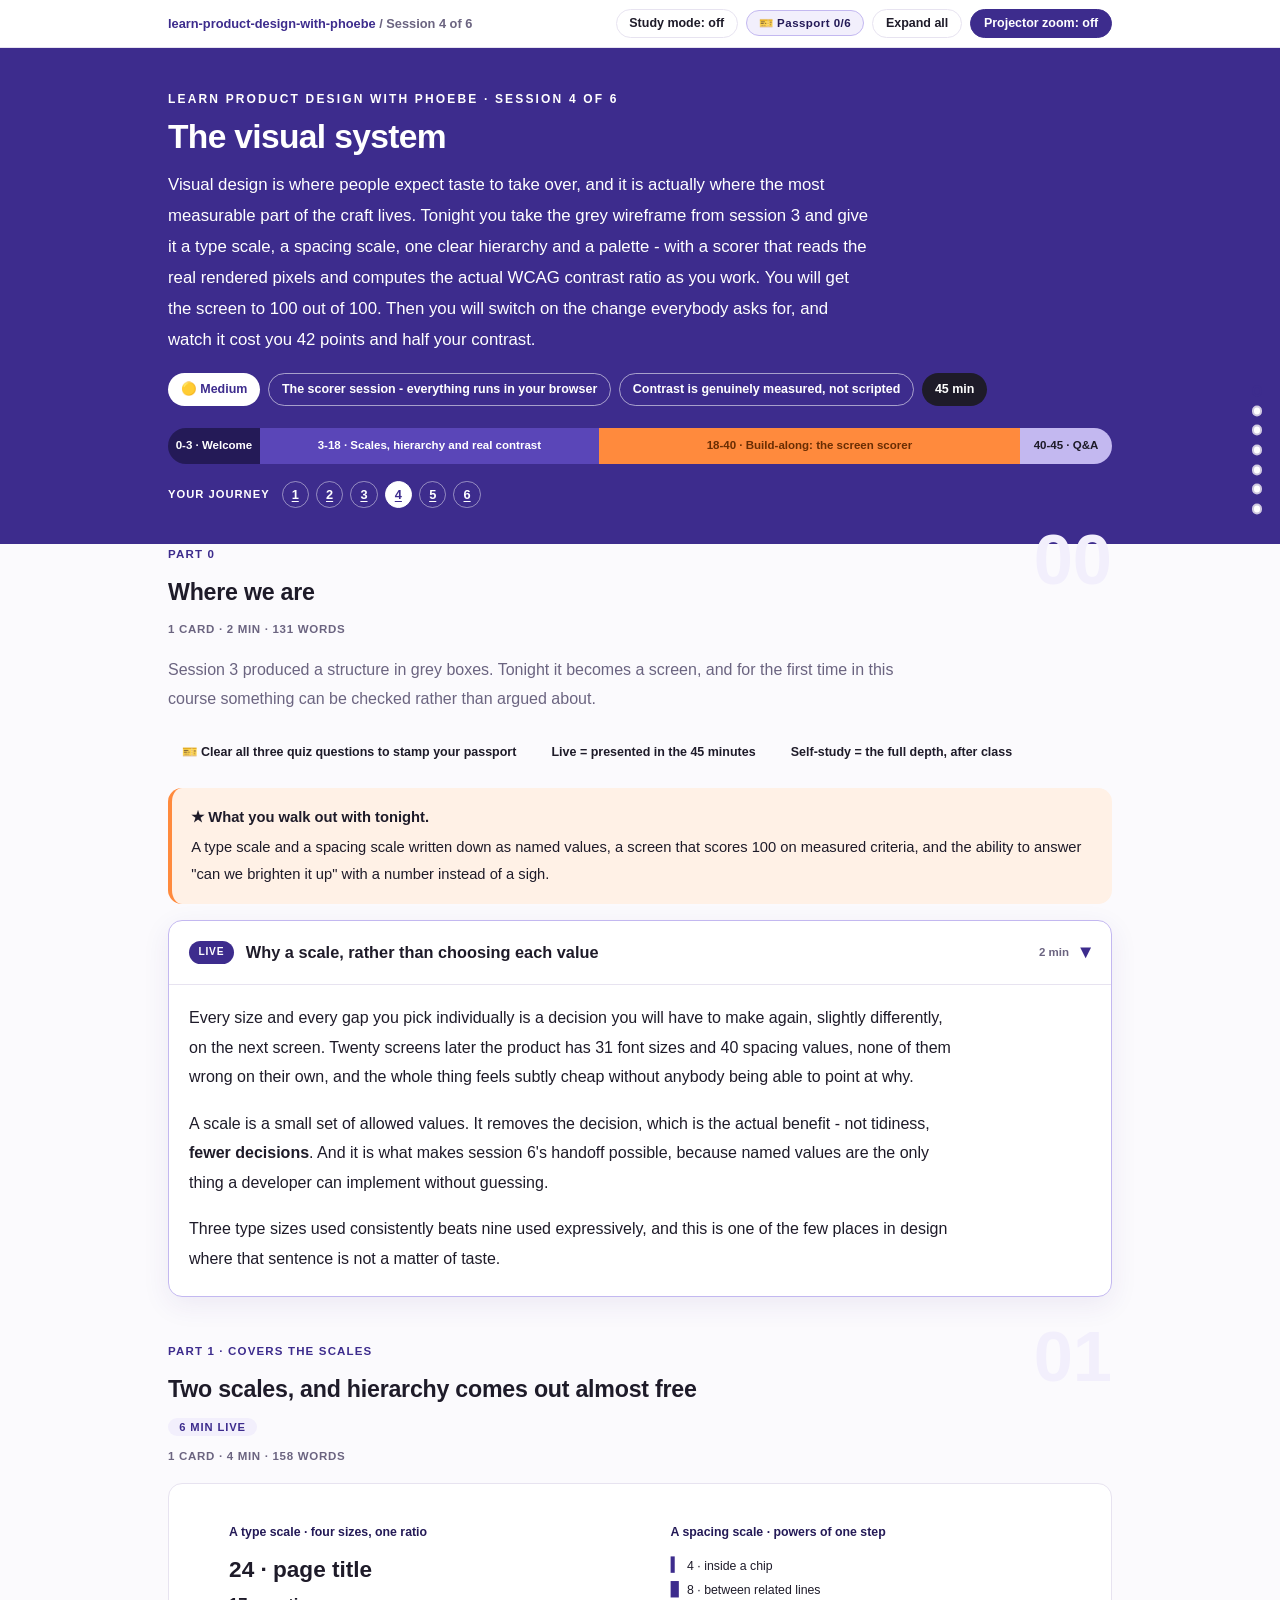
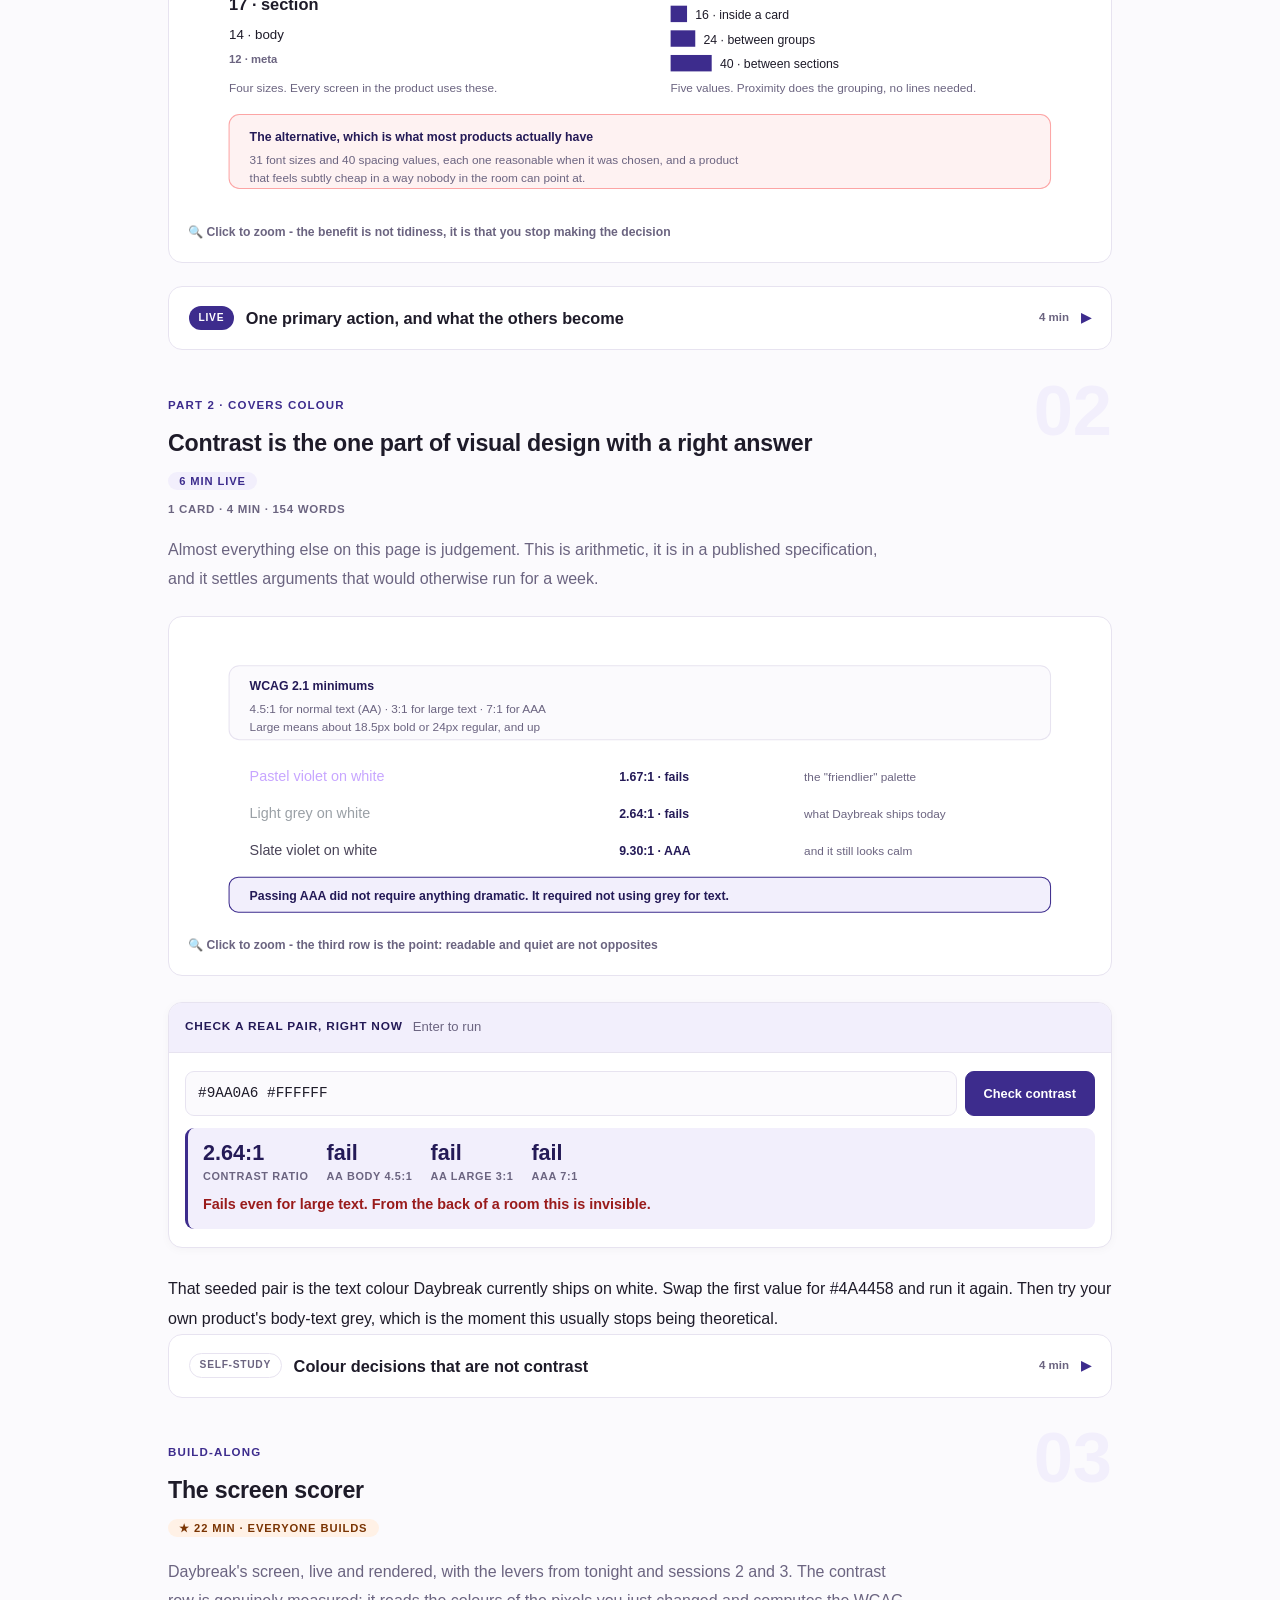
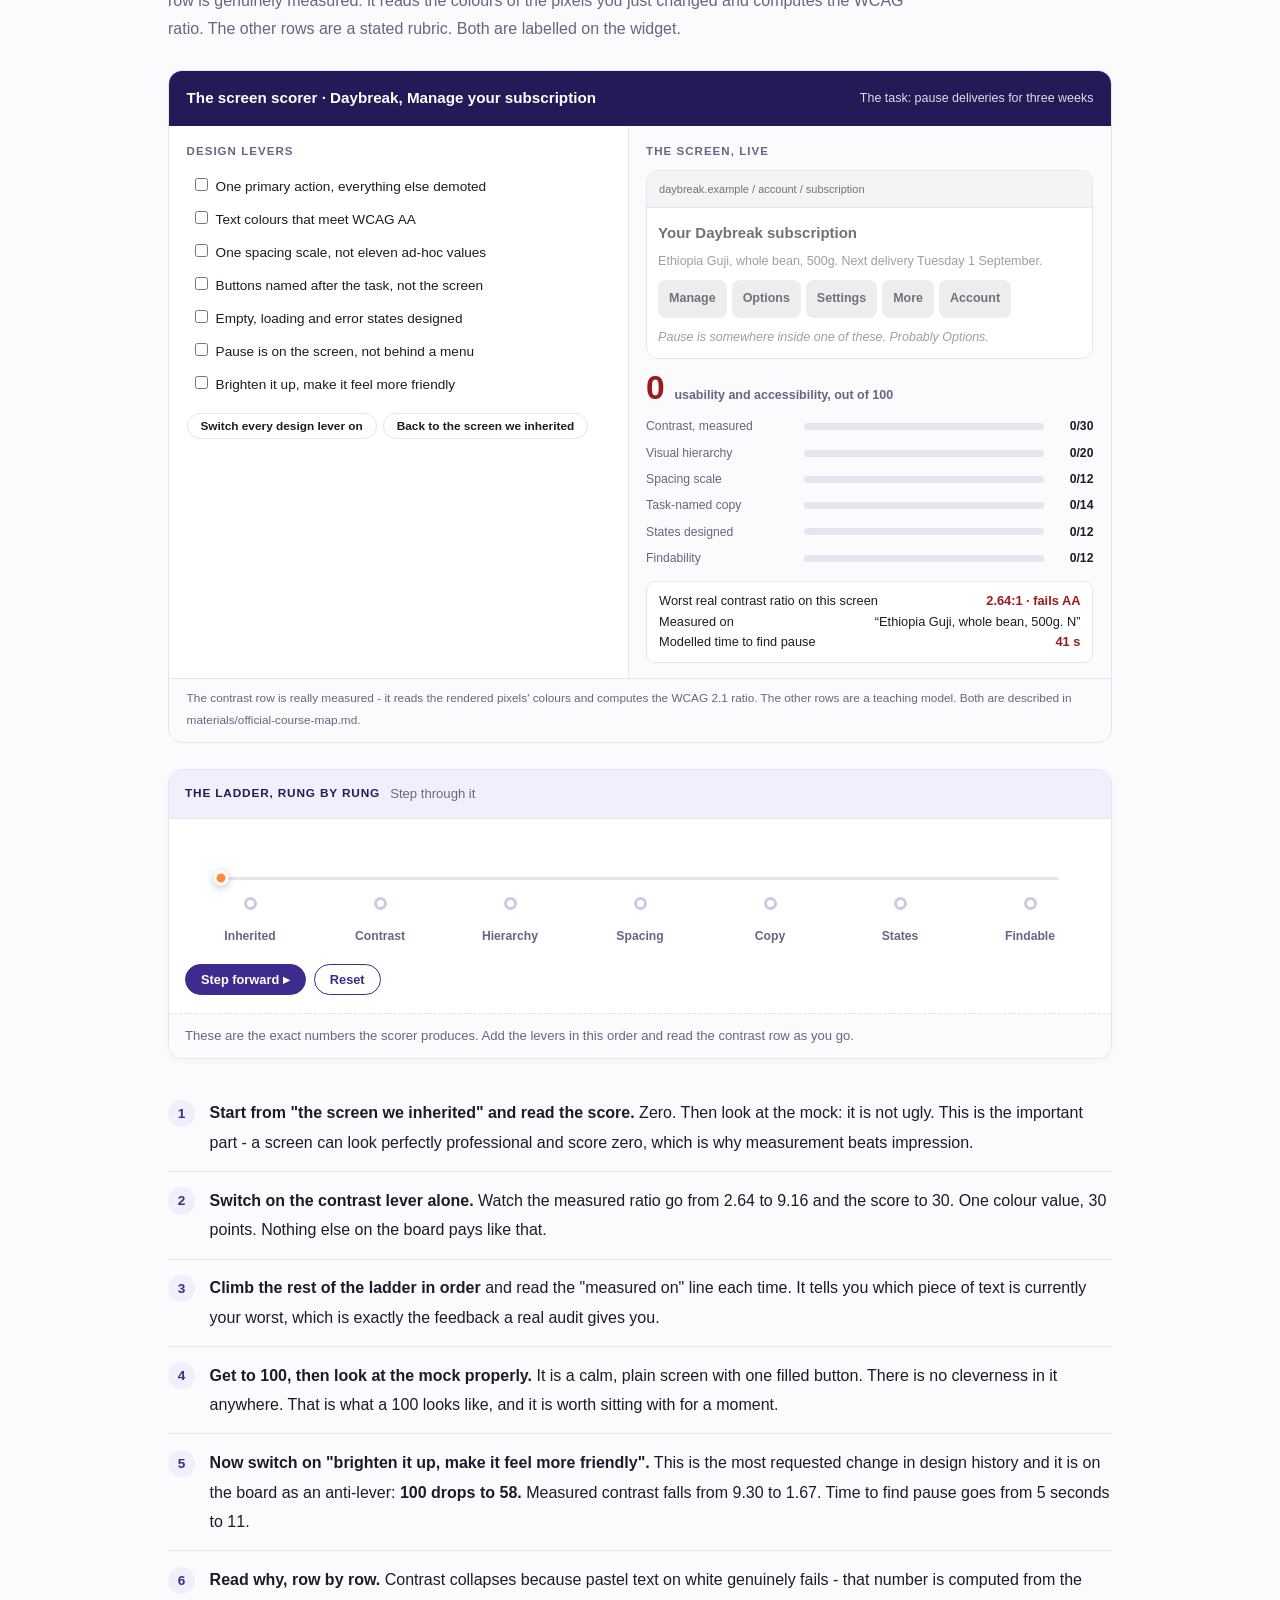
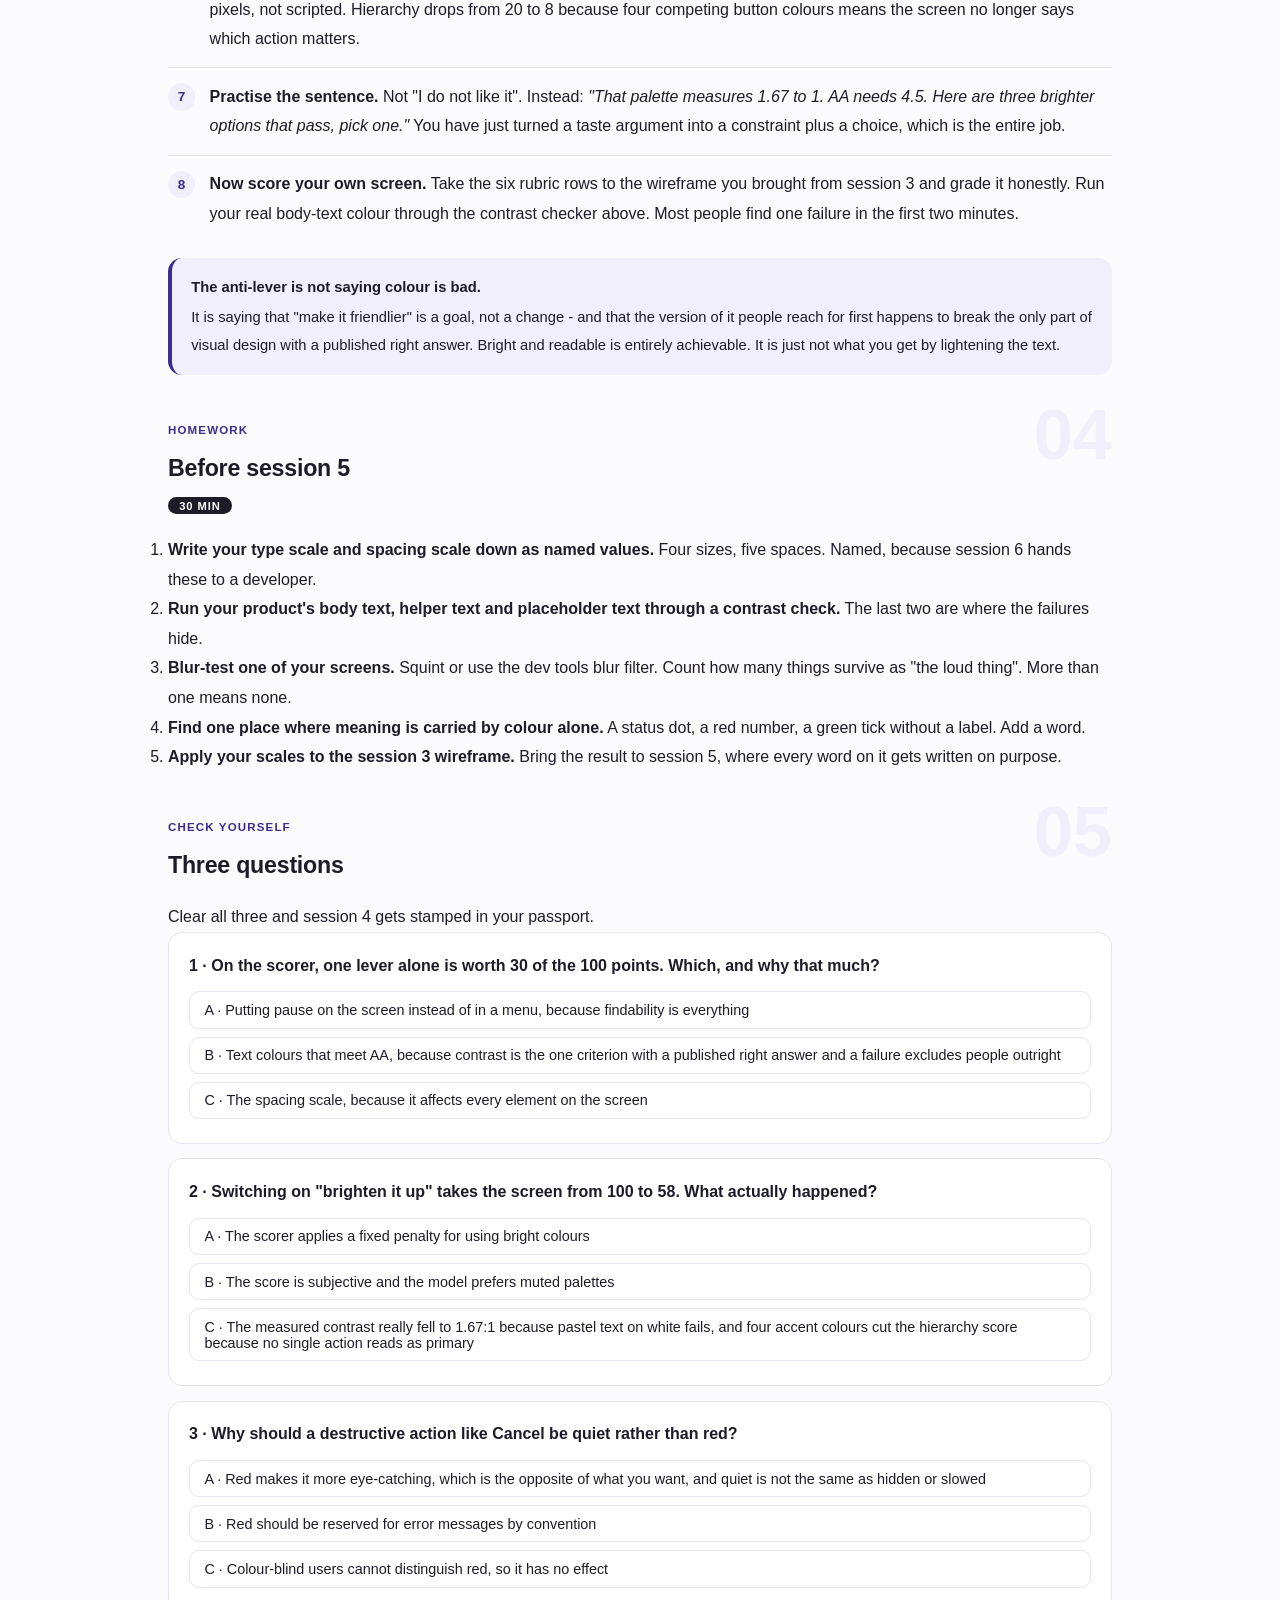
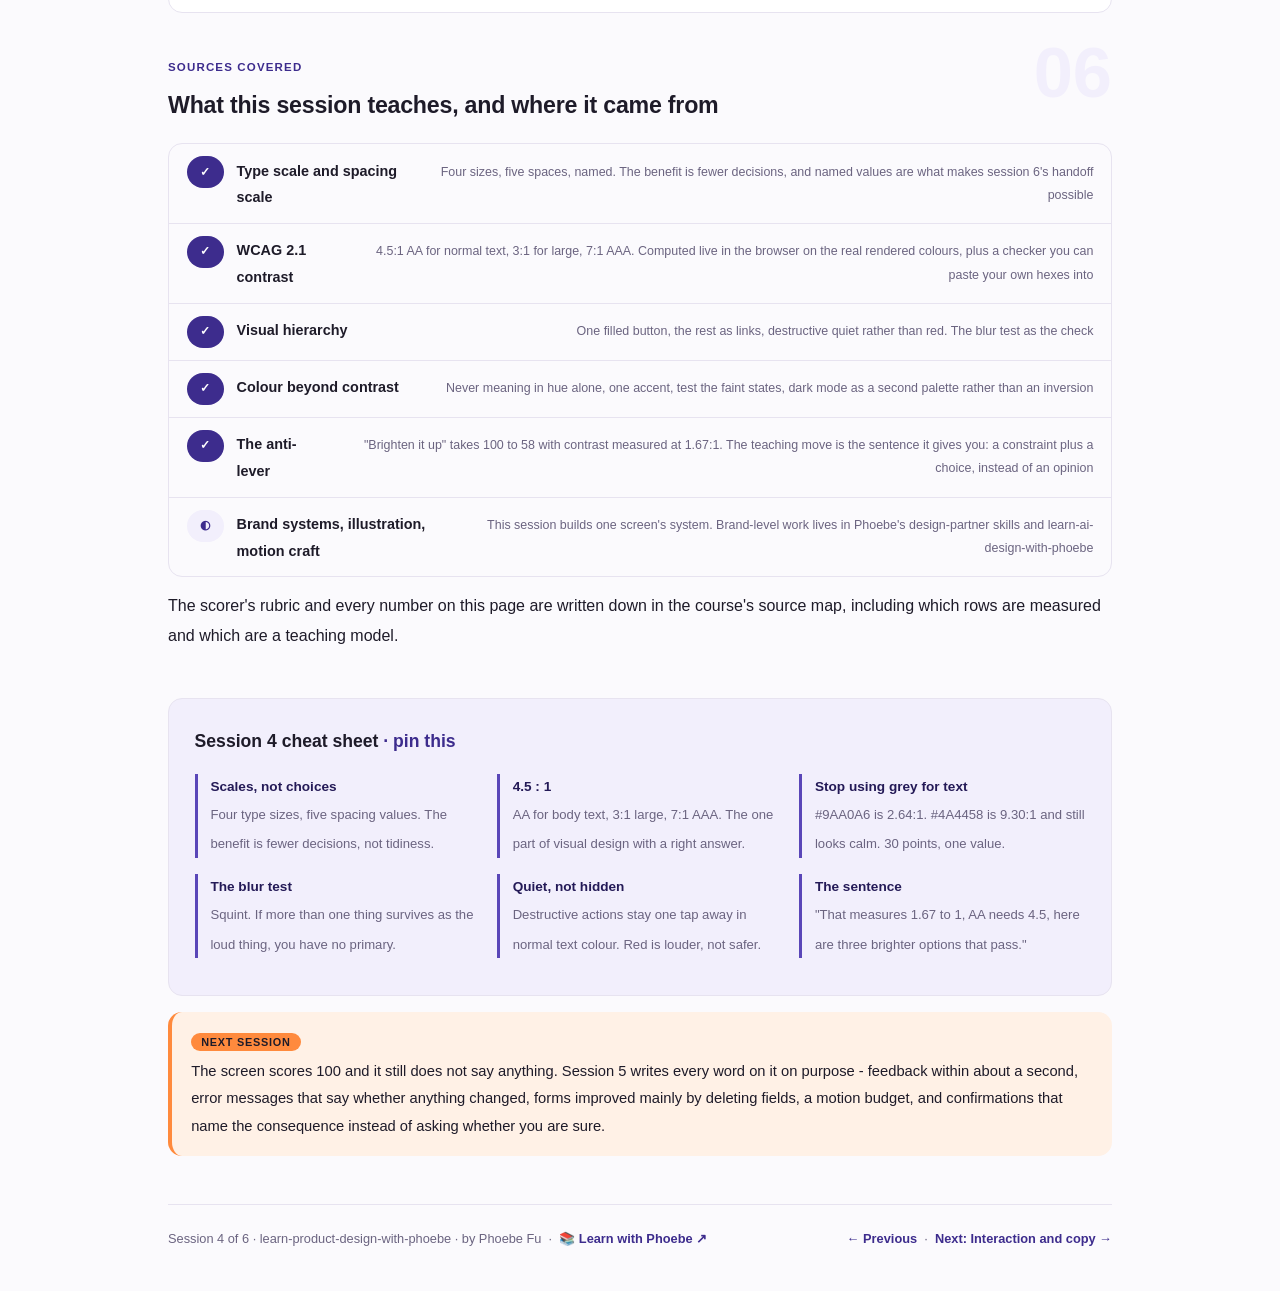
<file: courses/04-the-visual-system.html>
<!DOCTYPE html>
<html lang="en">
<head>
<meta charset="UTF-8">
<meta name="viewport" content="width=device-width, initial-scale=1.0">
<!-- social:start -->
<meta name="description" content="Session 4 of 6. Type scale, spacing scale, hierarchy and colour - graded by a live scorer that reads the real rendered pixels and computes the WCAG ratio. Then you meet the anti-lever, and it costs you 42 points.">
<meta property="og:type" content="article">
<meta property="og:site_name" content="Learn with Phoebe">
<meta property="og:title" content="The visual system - learn product design with phoebe">
<meta property="og:description" content="Session 4 of 6. A screen from 0 to 100 on measured criteria, then the lever everybody asks for.">
<meta property="og:url" content="https://phoebefu6.github.io/learn-product-design-with-phoebe/courses/04-the-visual-system.html">
<meta property="og:image" content="https://phoebefu6.github.io/learn-product-design-with-phoebe/assets/og-cover.png">
<meta property="og:image:width" content="1200">
<meta property="og:image:height" content="630">
<meta name="twitter:card" content="summary_large_image">
<meta name="twitter:title" content="The visual system - learn product design with phoebe">
<meta name="twitter:description" content="Session 4 of 6. Measured contrast, real hierarchy, and an anti-lever that costs 42 points.">
<meta name="twitter:image" content="https://phoebefu6.github.io/learn-product-design-with-phoebe/assets/og-cover.png">
<!-- social:end -->
<title>Session 4 · The visual system - learn product design with phoebe</title>
<link rel="stylesheet" href="../assets/style.css?v=24">
</head>
<body>

<div class="toolbar">
  <div class="wrap">
    <span class="crumb"><a href="../index.html">learn-product-design-with-phoebe</a> / Session 4 of 6</span>
    <button class="btn" id="toggle-all" type="button">Expand all</button>
    <button class="btn primary" id="zoom-toggle" type="button">Projector zoom: off</button>
  </div>
</div>

<header class="masthead">
  <div class="wrap">
    <div class="eyebrow">Learn Product Design with Phoebe · Session 4 of 6</div>
    <h1>The visual <span class="accent">system</span></h1>
    <p class="sub">Visual design is where people expect taste to take over, and it is actually where the most measurable part of the craft lives. Tonight you take the grey wireframe from session 3 and give it a type scale, a spacing scale, one clear hierarchy and a palette - with a scorer that reads the real rendered pixels and computes the actual WCAG contrast ratio as you work. You will get the screen to 100 out of 100. Then you will switch on the change everybody asks for, and watch it cost you 42 points and half your contrast.</p>
    <div class="chip-row">
      <span class="chip level">🟡 Medium</span>
      <span class="chip audience">The scorer session - everything runs in your browser</span>
      <span class="chip audience">Contrast is genuinely measured, not scripted</span>
      <span class="chip time">45 min</span>
    </div>
    <div class="agenda">
      <span class="a1" style="flex:1">0-3 · Welcome</span>
      <span class="a2" style="flex:4">3-18 · Scales, hierarchy and real contrast</span>
      <span class="a3" style="flex:5">18-40 · Build-along: the screen scorer</span>
      <span class="a4" style="flex:1">40-45 · Q&amp;A</span>
    </div>
  </div>
</header>

<main class="wrap">

  <!-- ============ INTRO ============ -->
  <section class="section" id="intro">
    <div class="section-kicker">
      <span class="klabel">Part 0</span>
      <h2>Where we are</h2>
    </div>
    <p class="lede">Session 3 produced a structure in grey boxes. Tonight it becomes a screen, and for the first time in this course something can be checked rather than argued about.</p>

    <div class="legend">
      <span class="pill">🎫 Clear all three quiz questions to stamp your passport</span>
      <span class="pill">Live = presented in the 45 minutes</span>
      <span class="pill">Self-study = the full depth, after class</span>
    </div>

    <div class="callout win">
      <p><strong>★ What you walk out with tonight.</strong> A type scale and a spacing scale written down as named values, a screen that scores 100 on measured criteria, and the ability to answer "can we brighten it up" with a number instead of a sigh.</p>
    </div>

    <details class="card" open>
      <summary><span class="mode live">Live</span>Why a scale, rather than choosing each value<span class="mini">2 min</span><span class="caret">▶</span></summary>
      <div class="body">
        <p>Every size and every gap you pick individually is a decision you will have to make again, slightly differently, on the next screen. Twenty screens later the product has 31 font sizes and 40 spacing values, none of them wrong on their own, and the whole thing feels subtly cheap without anybody being able to point at why.</p>
        <p>A scale is a small set of allowed values. It removes the decision, which is the actual benefit - not tidiness, <strong>fewer decisions</strong>. And it is what makes session 6's handoff possible, because named values are the only thing a developer can implement without guessing.</p>
        <p>Three type sizes used consistently beats nine used expressively, and this is one of the few places in design where that sentence is not a matter of taste.</p>
      </div>
    </details>
  </section>

  <!-- ============ PART 1 ============ -->
  <section class="section" id="part-1">
    <div class="section-kicker">
      <span class="klabel">Part 1 · covers the scales</span>
      <h2>Two scales, and hierarchy comes out almost free</h2>
      <span class="tag concept">6 min live</span>
    </div>

    <figure class="zoomable">
      <svg viewBox="0 0 880 300" xmlns="http://www.w3.org/2000/svg" role="img" aria-label="A type scale of four sizes and a spacing scale of five values, with the ad-hoc alternative beside them">
        <style>
          .p4sH { font: 800 12px Inter, sans-serif; fill: #241A57; }
          .p4sN { font: 400 11.5px Inter, sans-serif; fill: #6B6480; }
          .p4sB { font: 400 12px Inter, sans-serif; fill: #1E1B29; }
        </style>
        <text class="p4sH" x="40" y="32">A type scale · four sizes, one ratio</text>
        <text style="font: 800 22px Inter, sans-serif; fill:#1E1B29" x="40" y="72">24 · page title</text>
        <text style="font: 800 16px Inter, sans-serif; fill:#1E1B29" x="40" y="104">17 · section</text>
        <text style="font: 400 13px Inter, sans-serif; fill:#1E1B29" x="40" y="132">14 · body</text>
        <text style="font: 600 11px Inter, sans-serif; fill:#6B6480" x="40" y="156">12 · meta</text>
        <text class="p4sN" x="40" y="184">Four sizes. Every screen in the product uses these.</text>

        <text class="p4sH" x="470" y="32">A spacing scale · powers of one step</text>
        <rect x="470" y="52" width="4" height="16" fill="#3D2C8D"/><text class="p4sB" x="486" y="65">4 · inside a chip</text>
        <rect x="470" y="76" width="8" height="16" fill="#3D2C8D"/><text class="p4sB" x="486" y="89">8 · between related lines</text>
        <rect x="470" y="100" width="16" height="16" fill="#3D2C8D"/><text class="p4sB" x="494" y="113">16 · inside a card</text>
        <rect x="470" y="124" width="24" height="16" fill="#3D2C8D"/><text class="p4sB" x="502" y="137">24 · between groups</text>
        <rect x="470" y="148" width="40" height="16" fill="#3D2C8D"/><text class="p4sB" x="518" y="161">40 · between sections</text>
        <text class="p4sN" x="470" y="184">Five values. Proximity does the grouping, no lines needed.</text>

        <rect x="40" y="206" width="800" height="72" rx="10" fill="#FEF2F2" stroke="#FCA5A5"/>
        <text class="p4sH" x="60" y="232" fill="#991B1B">The alternative, which is what most products actually have</text>
        <text class="p4sN" x="60" y="254">31 font sizes and 40 spacing values, each one reasonable when it was chosen, and a product</text>
        <text class="p4sN" x="60" y="272">that feels subtly cheap in a way nobody in the room can point at.</text>
      </svg>
      <figcaption>🔍 Click to zoom - the benefit is not tidiness, it is that you stop making the decision</figcaption>
    </figure>

    <details class="card">
      <summary><span class="mode live">Live</span>One primary action, and what the others become<span class="mini">4 min</span><span class="caret">▶</span></summary>
      <div class="body">
        <p>Hierarchy is not decoration, it is arithmetic about attention. Five buttons styled identically is five decisions handed to a person who came to make one.</p>
        <ul>
          <li><strong>One filled button.</strong> The thing most people came to do. On Daybreak's screen, after session 2, that is Pause deliveries.</li>
          <li><strong>Everything else becomes a text link.</strong> Still there, still one tap, visibly secondary. Note what this does not do: it does not hide or slow anything, which is the distinction a reviewer will test you on.</li>
          <li><strong>Destructive actions are quiet, not hidden.</strong> Cancel is a text link in the normal text colour. Not red, not shouting, not buried. Red on a destructive link makes it more eye-catching, which is the opposite of what you want.</li>
        </ul>
        <div class="callout tip">
          <p>The test for a hierarchy that works: squint at the screen, or blur it in your browser's dev tools. If more than one thing survives the blur as "the loud thing", you have two primaries and therefore none.</p>
        </div>
      </div>
    </details>
  </section>

  <!-- ============ PART 2 ============ -->
  <section class="section" id="part-2">
    <div class="section-kicker">
      <span class="klabel">Part 2 · covers colour</span>
      <h2>Contrast is the one part of visual design with a right answer</h2>
      <span class="tag concept">6 min live</span>
    </div>
    <p class="lede">Almost everything else on this page is judgement. This is arithmetic, it is in a published specification, and it settles arguments that would otherwise run for a week.</p>

    <figure class="zoomable">
      <svg viewBox="0 0 880 280" xmlns="http://www.w3.org/2000/svg" role="img" aria-label="WCAG contrast thresholds with three example text colours on white and their real ratios">
        <style>
          .p4cH { font: 800 12px Inter, sans-serif; fill: #241A57; }
          .p4cN { font: 400 11.5px Inter, sans-serif; fill: #6B6480; }
        </style>
        <rect x="40" y="28" width="800" height="72" rx="10" fill="#FBFAFD" stroke="#E7E3F0"/>
        <text class="p4cH" x="60" y="52">WCAG 2.1 minimums</text>
        <text class="p4cN" x="60" y="74">4.5:1 for normal text (AA) · 3:1 for large text · 7:1 for AAA</text>
        <text class="p4cN" x="60" y="92">Large means about 18.5px bold or 24px regular, and up</text>

        <text style="font: 400 14px Inter, sans-serif; fill:#C7A6FF" x="60" y="140">Pastel violet on white</text>
        <text class="p4cH" x="420" y="140" fill="#991B1B">1.67:1 · fails</text>
        <text class="p4cN" x="600" y="140">the "friendlier" palette</text>

        <text style="font: 400 14px Inter, sans-serif; fill:#9AA0A6" x="60" y="176">Light grey on white</text>
        <text class="p4cH" x="420" y="176" fill="#991B1B">2.64:1 · fails</text>
        <text class="p4cN" x="600" y="176">what Daybreak ships today</text>

        <text style="font: 400 14px Inter, sans-serif; fill:#4A4458" x="60" y="212">Slate violet on white</text>
        <text class="p4cH" x="420" y="212">9.30:1 · AAA</text>
        <text class="p4cN" x="600" y="212">and it still looks calm</text>

        <rect x="40" y="234" width="800" height="34" rx="9" fill="#F2EFFC" stroke="#3D2C8D"/>
        <text class="p4cH" x="60" y="256">Passing AAA did not require anything dramatic. It required not using grey for text.</text>
      </svg>
      <figcaption>🔍 Click to zoom - the third row is the point: readable and quiet are not opposites</figcaption>
    </figure>

    <div class="tryrow" data-fn="contrast" data-title="Check a real pair, right now" data-hint="Two hex colours: foreground then background" data-seed="#9AA0A6 #FFFFFF" data-cta="Check contrast"></div>

    <p>That seeded pair is the text colour Daybreak currently ships on white. Swap the first value for <span class="mono">#4A4458</span> and run it again. Then try your own product's body-text grey, which is the moment this usually stops being theoretical.</p>

    <details class="card">
      <summary><span class="mode self">Self-study</span>Colour decisions that are not contrast<span class="mini">4 min</span><span class="caret">▶</span></summary>
      <div class="body">
        <ul>
          <li><strong>Never carry meaning in hue alone.</strong> Roughly one in twelve men has some form of colour vision deficiency. Pair every colour signal with a word, an icon or a position. "Paused" in green text is a design that excludes people; a "Paused" label with a pause icon is not.</li>
          <li><strong>One accent, used sparingly, is what makes it an accent.</strong> The moment there are four accent colours on a screen, none of them means anything and your primary action stops being visibly primary.</li>
          <li><strong>Test the state you are least proud of.</strong> Disabled buttons, placeholder text and helper text are where contrast failures live, because they are deliberately faint and nobody checks them.</li>
          <li><strong>Dark mode is a second palette, not an inversion.</strong> Contrast ratios do not survive being flipped, and pure white on pure black is uncomfortable to read for long. If you cannot maintain two palettes properly, shipping one good one is the honest choice.</li>
        </ul>
      </div>
    </details>
  </section>

  <!-- ============ DEMO ============ -->
  <section class="section" id="demo-1">
    <div class="section-kicker">
      <span class="klabel">Build-along</span>
      <h2>The screen scorer</h2>
      <span class="tag demo">★ 22 min · everyone builds</span>
    </div>
    <p class="lede">Daybreak's screen, live and rendered, with the levers from tonight and sessions 2 and 3. The contrast row is genuinely measured: it reads the colours of the pixels you just changed and computes the WCAG ratio. The other rows are a stated rubric. Both are labelled on the widget.</p>

    <div id="pd-live"></div>

    <div class="tick" data-stages="Inherited|Contrast|Hierarchy|Spacing|Copy|States|Findable" data-title="The ladder, rung by rung" data-foot="These are the exact numbers the scorer produces. Add the levers in this order and read the contrast row as you go.">
      <p class="tick-note" data-stage="0"><b>0 / 100 · contrast 2.64:1 · 41 seconds to find pause.</b> The screen Daybreak ships. Nothing about it looks broken in a screenshot, which is exactly why it survived three years.</p>
      <p class="tick-note" data-stage="1"><b>30 / 100 · contrast 9.16:1.</b> One change: stop using grey for text. That is 30 of the 100 points, it is the largest single move on the board, and it took one colour value.</p>
      <p class="tick-note" data-stage="2"><b>50 / 100 · 36 seconds.</b> One primary action, the rest demoted to links. Notice nothing was removed or hidden - the screen simply says which thing matters.</p>
      <p class="tick-note" data-stage="3"><b>62 / 100.</b> One spacing scale. The groups become visible without a single divider line being drawn.</p>
      <p class="tick-note" data-stage="4"><b>76 / 100 · 27 seconds.</b> Task-named buttons instead of container names. "Pause deliveries" rather than "Manage". Session 3's rule, now worth 14 points and 9 seconds.</p>
      <p class="tick-note" data-stage="5"><b>88 / 100.</b> Empty, loading and error states designed. On this screen these are not edge cases and the rubric weights them accordingly.</p>
      <p class="tick-note" data-stage="6"><b>100 / 100 · 5 seconds.</b> Pause on the screen rather than inside a menu. From 41 seconds to 5. That single lever is session 3's entire argument, scored.</p>
    </div>

    <div class="steps">
      <div class="step"><p><strong>Start from "the screen we inherited" and read the score.</strong> Zero. Then look at the mock: it is not ugly. This is the important part - a screen can look perfectly professional and score zero, which is why measurement beats impression.</p></div>
      <div class="step"><p><strong>Switch on the contrast lever alone.</strong> Watch the measured ratio go from 2.64 to 9.16 and the score to 30. One colour value, 30 points. Nothing else on the board pays like that.</p></div>
      <div class="step"><p><strong>Climb the rest of the ladder in order</strong> and read the "measured on" line each time. It tells you which piece of text is currently your worst, which is exactly the feedback a real audit gives you.</p></div>
      <div class="step"><p><strong>Get to 100, then look at the mock properly.</strong> It is a calm, plain screen with one filled button. There is no cleverness in it anywhere. That is what a 100 looks like, and it is worth sitting with for a moment.</p></div>
      <div class="step"><p><strong>Now switch on "brighten it up, make it feel more friendly".</strong> This is the most requested change in design history and it is on the board as an anti-lever: <strong>100 drops to 58.</strong> Measured contrast falls from 9.30 to 1.67. Time to find pause goes from 5 seconds to 11.</p></div>
      <div class="step"><p><strong>Read why, row by row.</strong> Contrast collapses because pastel text on white genuinely fails - that number is computed from the pixels, not scripted. Hierarchy drops from 20 to 8 because four competing button colours means the screen no longer says which action matters.</p></div>
      <div class="step"><p><strong>Practise the sentence.</strong> Not "I do not like it". Instead: <em>"That palette measures 1.67 to 1. AA needs 4.5. Here are three brighter options that pass, pick one."</em> You have just turned a taste argument into a constraint plus a choice, which is the entire job.</p></div>
      <div class="step"><p><strong>Now score your own screen.</strong> Take the six rubric rows to the wireframe you brought from session 3 and grade it honestly. Run your real body-text colour through the contrast checker above. Most people find one failure in the first two minutes.</p></div>
    </div>

    <div class="callout tip">
      <p><strong>The anti-lever is not saying colour is bad.</strong> It is saying that "make it friendlier" is a goal, not a change - and that the version of it people reach for first happens to break the only part of visual design with a published right answer. Bright and readable is entirely achievable. It is just not what you get by lightening the text.</p>
    </div>
  </section>

  <!-- ============ HOMEWORK ============ -->
  <section class="section" id="exercise">
    <div class="section-kicker">
      <span class="klabel">Homework</span>
      <h2>Before session 5</h2>
      <span class="tag exercise">30 min</span>
    </div>
    <ol>
      <li><strong>Write your type scale and spacing scale down as named values.</strong> Four sizes, five spaces. Named, because session 6 hands these to a developer.</li>
      <li><strong>Run your product's body text, helper text and placeholder text through a contrast check.</strong> The last two are where the failures hide.</li>
      <li><strong>Blur-test one of your screens.</strong> Squint or use the dev tools blur filter. Count how many things survive as "the loud thing". More than one means none.</li>
      <li><strong>Find one place where meaning is carried by colour alone.</strong> A status dot, a red number, a green tick without a label. Add a word.</li>
      <li><strong>Apply your scales to the session 3 wireframe.</strong> Bring the result to session 5, where every word on it gets written on purpose.</li>
    </ol>
  </section>

  <!-- ============ QUIZ ============ -->
  <section class="section" id="quiz">
    <div class="section-kicker">
      <span class="klabel">Check yourself</span>
      <h2>Three questions</h2>
    </div>
    <p>Clear all three and session 4 gets stamped in your passport.</p>

    <div class="quiz-q" data-answer="1">
      <p class="qtext">1 · On the scorer, one lever alone is worth 30 of the 100 points. Which, and why that much?</p>
      <button class="qopt" type="button">A · Putting pause on the screen instead of in a menu, because findability is everything</button>
      <button class="qopt" type="button">B · Text colours that meet AA, because contrast is the one criterion with a published right answer and a failure excludes people outright</button>
      <button class="qopt" type="button">C · The spacing scale, because it affects every element on the screen</button>
      <p class="qwhy">Contrast carries 30 points because it is measured rather than judged, and because failing it is not a matter of preference - it makes the screen unusable for some people in some conditions. It is also the cheapest fix on the board: one colour value.</p>
    </div>

    <div class="quiz-q" data-answer="2">
      <p class="qtext">2 · Switching on "brighten it up" takes the screen from 100 to 58. What actually happened?</p>
      <button class="qopt" type="button">A · The scorer applies a fixed penalty for using bright colours</button>
      <button class="qopt" type="button">B · The score is subjective and the model prefers muted palettes</button>
      <button class="qopt" type="button">C · The measured contrast really fell to 1.67:1 because pastel text on white fails, and four accent colours cut the hierarchy score because no single action reads as primary</button>
      <p class="qwhy">Nothing is penalised for being bright. The contrast row is computed from the rendered pixels, so it fell because the colours genuinely became unreadable. Bright and readable is achievable - it is just not what you get by lightening the text.</p>
    </div>

    <div class="quiz-q" data-answer="0">
      <p class="qtext">3 · Why should a destructive action like Cancel be quiet rather than red?</p>
      <button class="qopt" type="button">A · Red makes it more eye-catching, which is the opposite of what you want, and quiet is not the same as hidden or slowed</button>
      <button class="qopt" type="button">B · Red should be reserved for error messages by convention</button>
      <button class="qopt" type="button">C · Colour-blind users cannot distinguish red, so it has no effect</button>
      <p class="qwhy">A red button is a loud button. If the goal is that people who mean to cancel still can, easily, while people who meant to pause find pause first, then cancel should be present, one tap, and visually calm. Hiding or slowing it would be a different thing entirely, and a reviewer will check which one you did.</p>
    </div>

    <p class="quiz-score"></p>
  </section>

  <!-- ============ OFFICIAL COVERAGE ============ -->
  <section class="section" id="official">
    <div class="section-kicker">
      <span class="klabel">Sources covered</span>
      <h2>What this session teaches, and where it came from</h2>
    </div>
    <div class="covered">
      <div class="covered-row"><span class="status pill solid">✓</span><span class="name">Type scale and spacing scale</span><span class="note">Four sizes, five spaces, named. The benefit is fewer decisions, and named values are what makes session 6's handoff possible</span></div>
      <div class="covered-row"><span class="status pill solid">✓</span><span class="name">WCAG 2.1 contrast</span><span class="note">4.5:1 AA for normal text, 3:1 for large, 7:1 AAA. Computed live in the browser on the real rendered colours, plus a checker you can paste your own hexes into</span></div>
      <div class="covered-row"><span class="status pill solid">✓</span><span class="name">Visual hierarchy</span><span class="note">One filled button, the rest as links, destructive quiet rather than red. The blur test as the check</span></div>
      <div class="covered-row"><span class="status pill solid">✓</span><span class="name">Colour beyond contrast</span><span class="note">Never meaning in hue alone, one accent, test the faint states, dark mode as a second palette rather than an inversion</span></div>
      <div class="covered-row"><span class="status pill solid">✓</span><span class="name">The anti-lever</span><span class="note">"Brighten it up" takes 100 to 58 with contrast measured at 1.67:1. The teaching move is the sentence it gives you: a constraint plus a choice, instead of an opinion</span></div>
      <div class="covered-row"><span class="status pill light">◐</span><span class="name">Brand systems, illustration, motion craft</span><span class="note">This session builds one screen's system. Brand-level work lives in Phoebe's design-partner skills and learn-ai-design-with-phoebe</span></div>
    </div>
    <p class="mono" style="margin-top:14px">The scorer's rubric and every number on this page are written down in the course's source map, including which rows are measured and which are a teaching model.</p>
  </section>

  <!-- ============ CHEAT SHEET ============ -->
  <section class="cheat" id="cheatsheet">
    <h3>Session 4 cheat sheet <span>· pin this</span></h3>
    <div class="grid-2">
      <div class="cheat-item"><b>Scales, not choices</b><span>Four type sizes, five spacing values. The benefit is fewer decisions, not tidiness.</span></div>
      <div class="cheat-item"><b>4.5 : 1</b><span>AA for body text, 3:1 large, 7:1 AAA. The one part of visual design with a right answer.</span></div>
      <div class="cheat-item"><b>Stop using grey for text</b><span>#9AA0A6 is 2.64:1. #4A4458 is 9.30:1 and still looks calm. 30 points, one value.</span></div>
      <div class="cheat-item"><b>The blur test</b><span>Squint. If more than one thing survives as the loud thing, you have no primary.</span></div>
      <div class="cheat-item"><b>Quiet, not hidden</b><span>Destructive actions stay one tap away in normal text colour. Red is louder, not safer.</span></div>
      <div class="cheat-item"><b>The sentence</b><span>"That measures 1.67 to 1, AA needs 4.5, here are three brighter options that pass."</span></div>
    </div>
  </section>

  <div class="callout next">
    <span class="nx-pill">Next session</span>
    <p>The screen scores 100 and it still does not say anything. Session 5 writes every word on it on purpose - feedback within about a second, error messages that say whether anything changed, forms improved mainly by deleting fields, a motion budget, and confirmations that name the consequence instead of asking whether you are sure.</p>
  </div>

  <footer class="pagefoot">
    <span>Session 4 of 6 · learn-product-design-with-phoebe · by Phoebe Fu &nbsp;·&nbsp; 📚 <a href="https://phoebefu6.github.io/learn-with-phoebe/">Learn with Phoebe ↗</a></span>
    <span><a href="03-structure-and-flow.html">← Previous</a> &nbsp;·&nbsp; <a href="05-interaction-and-copy.html">Next: Interaction and copy →</a></span>
  </footer>

</main>

<script src="../assets/app.js?v=22"></script>
<script src="../assets/pd-live.js?v=2"></script>
</body>
</html>
</file>
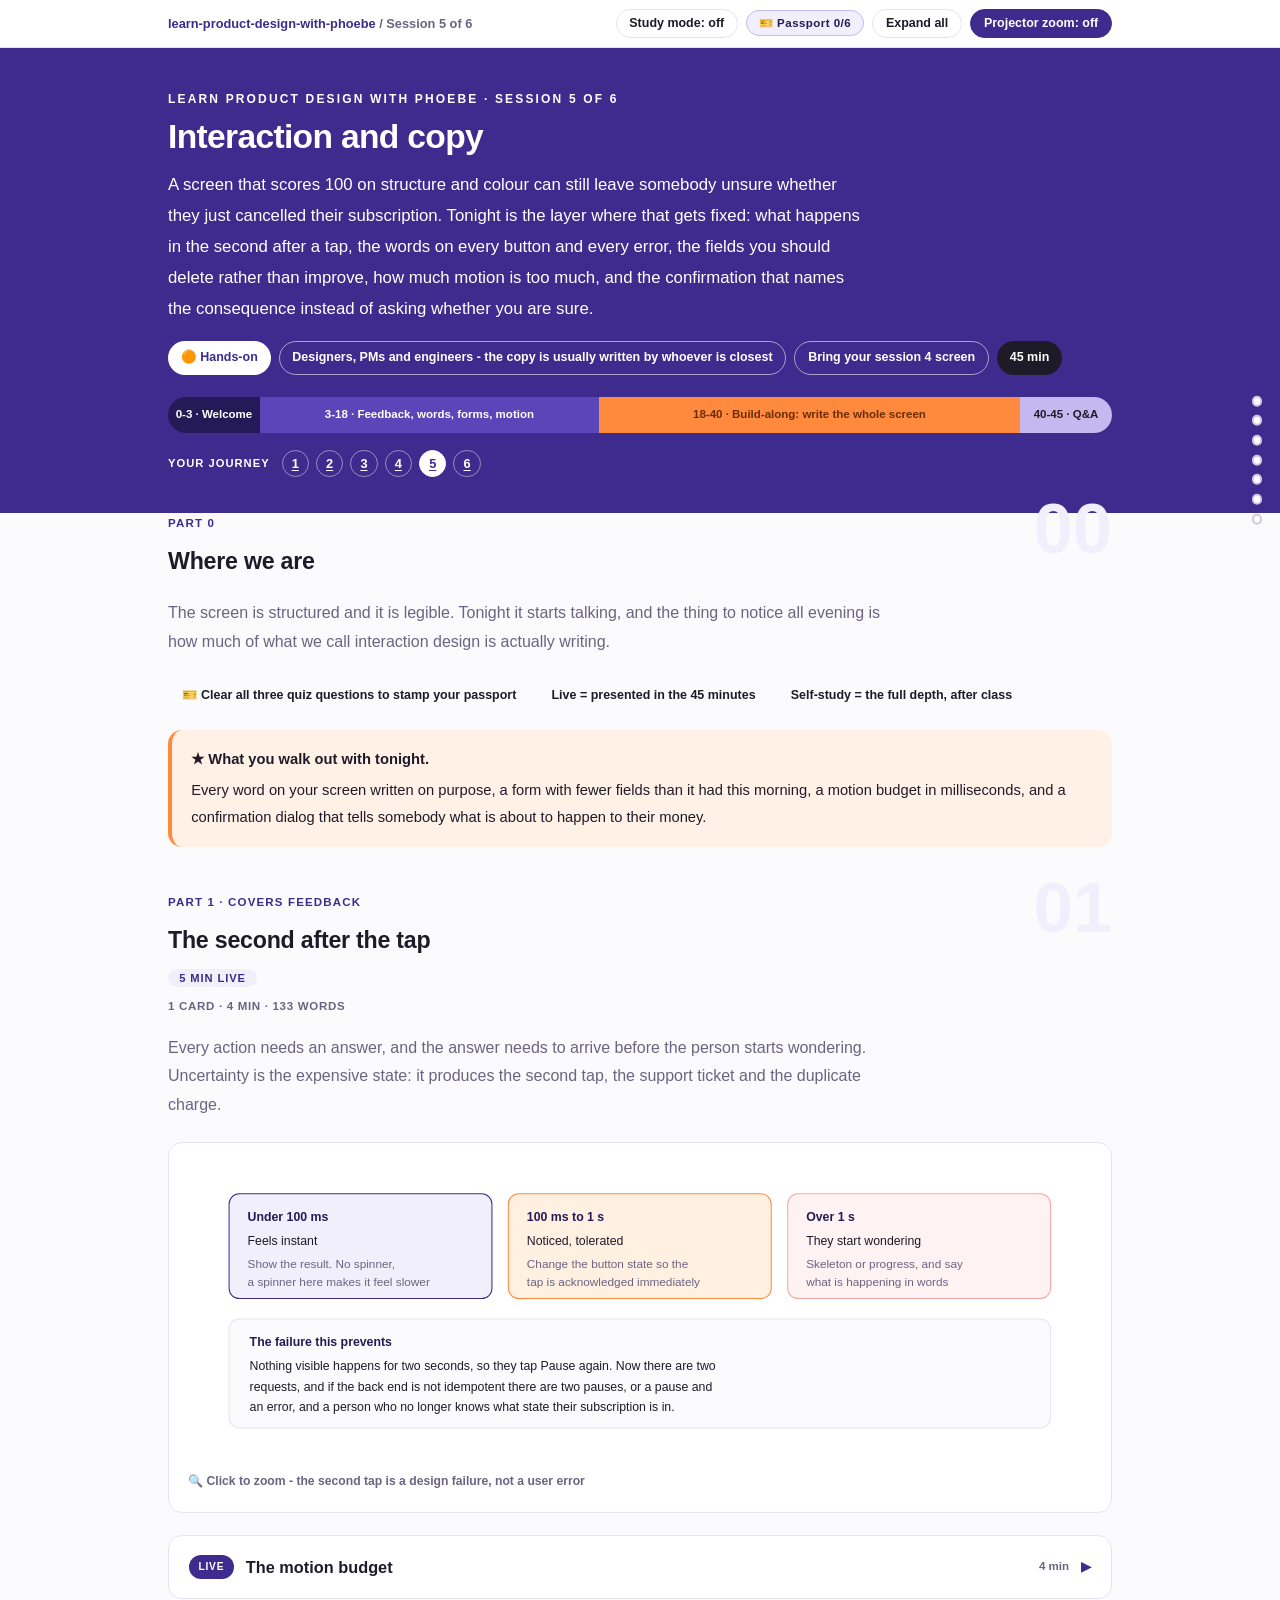
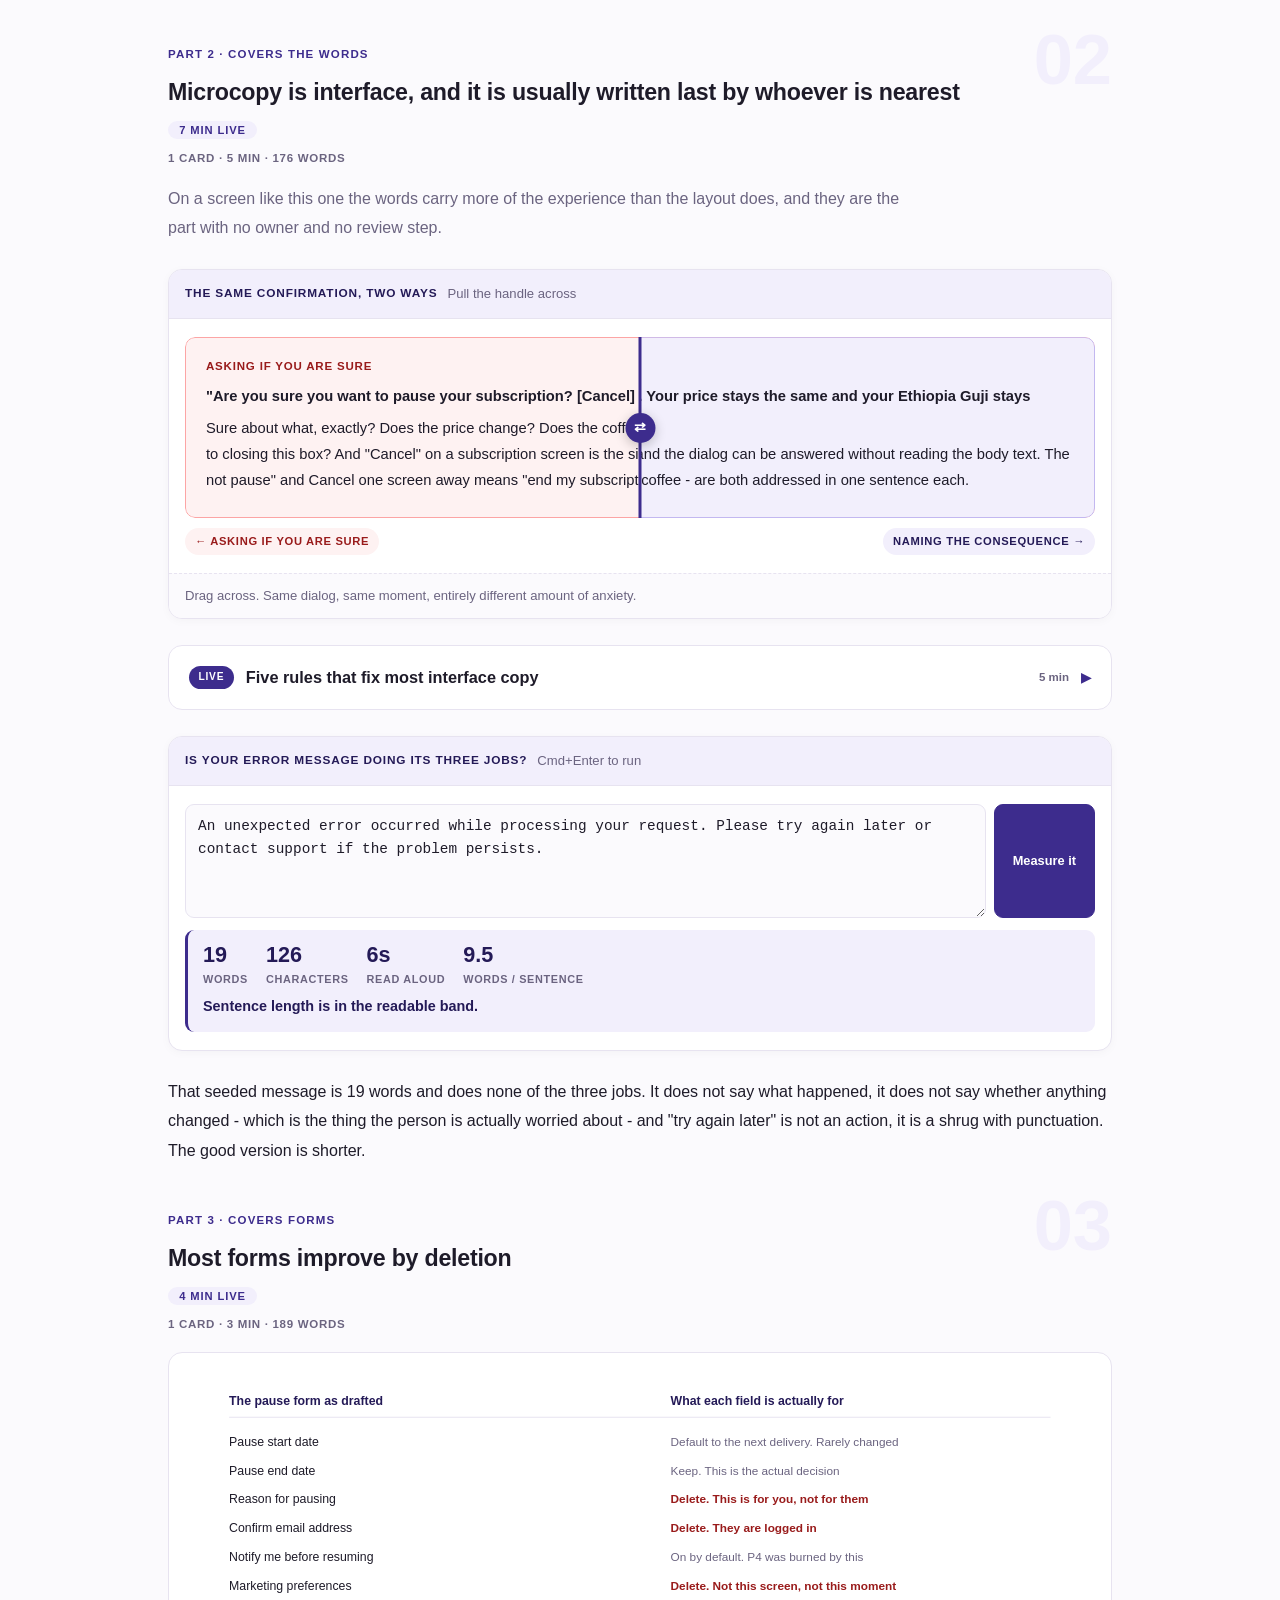
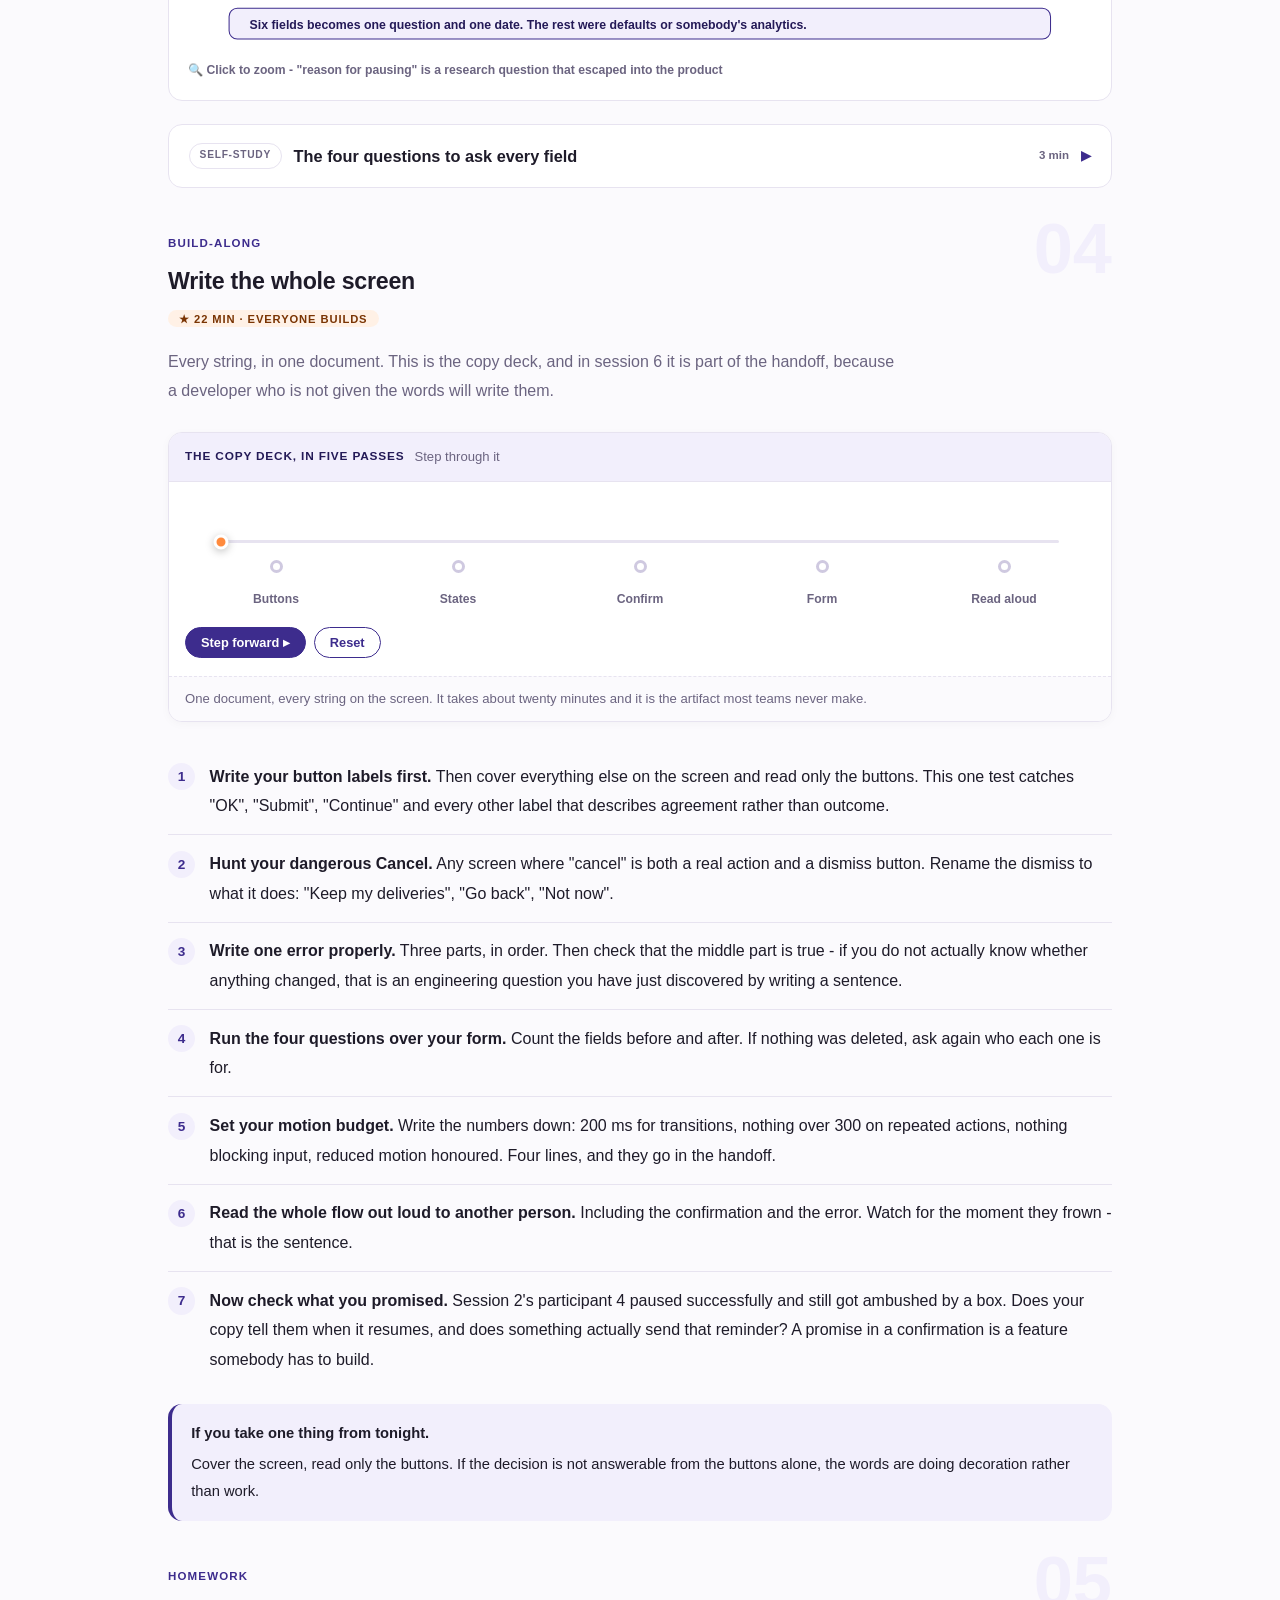
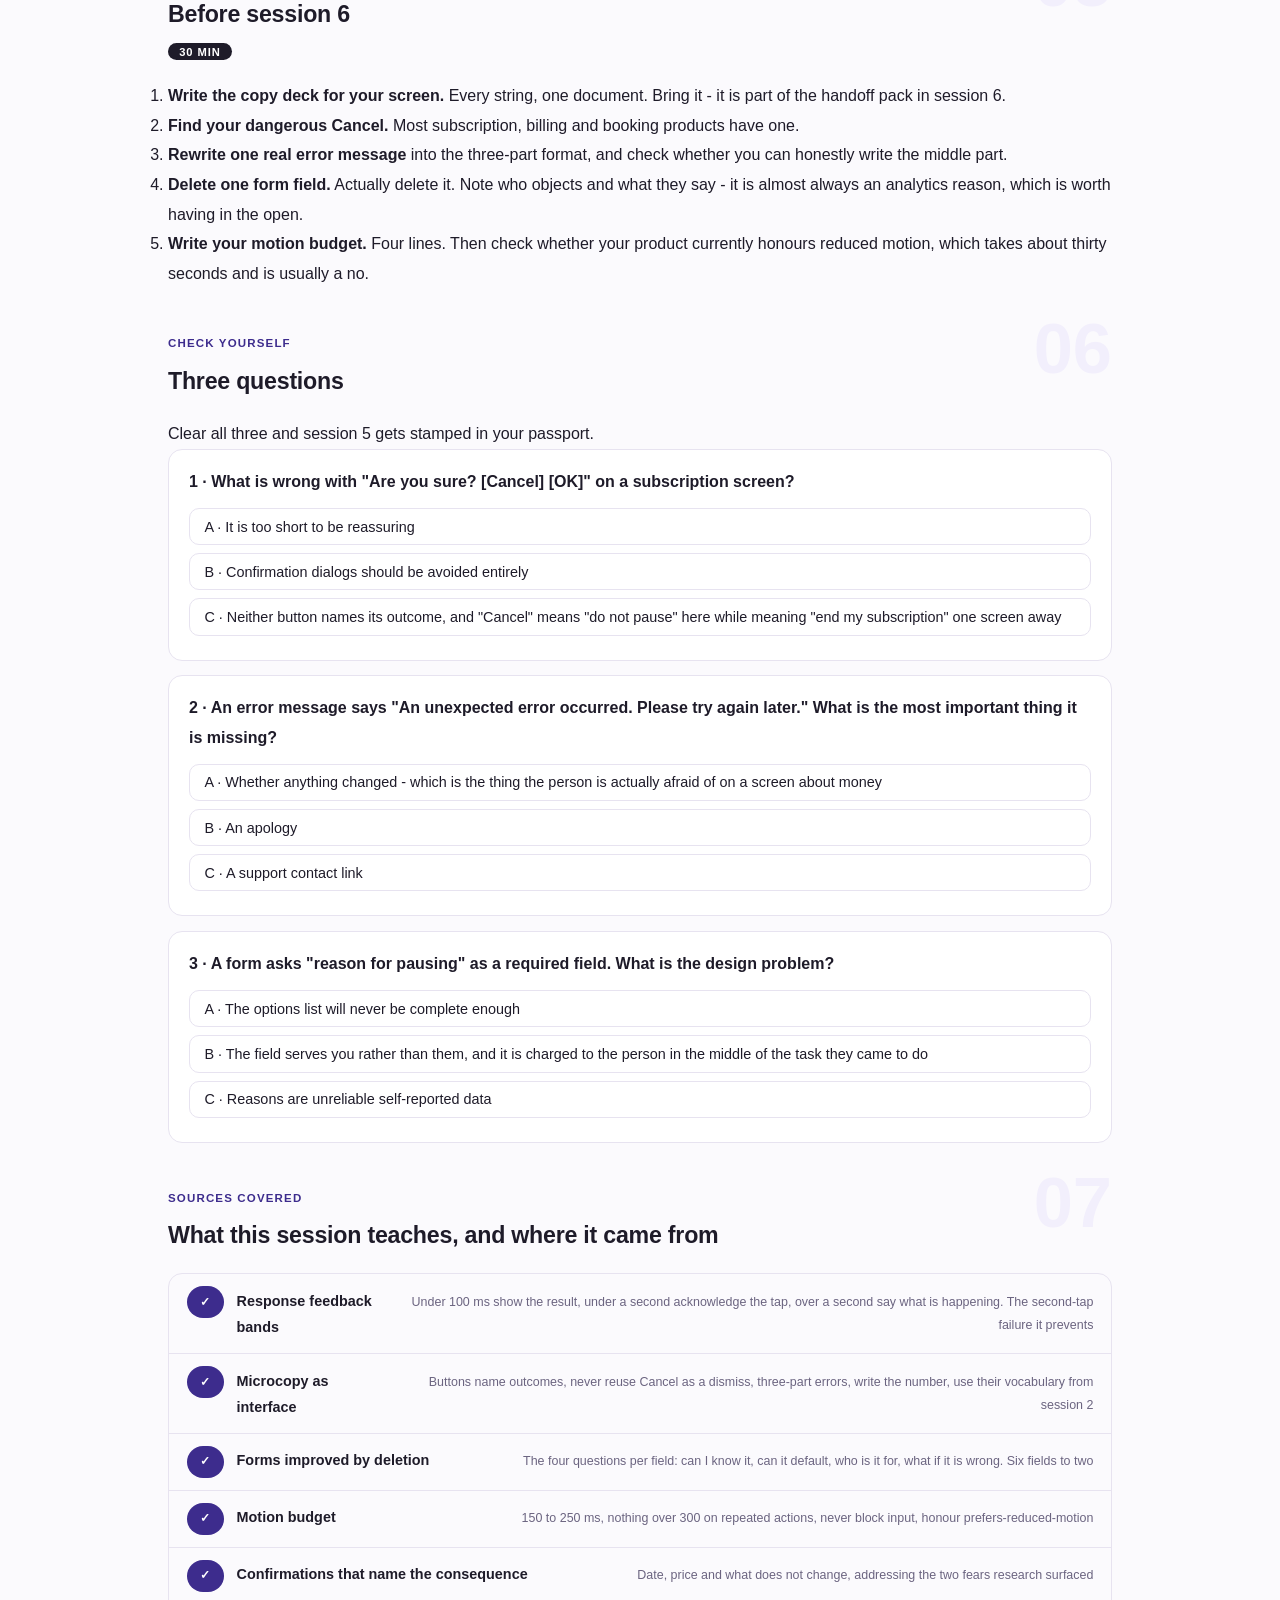
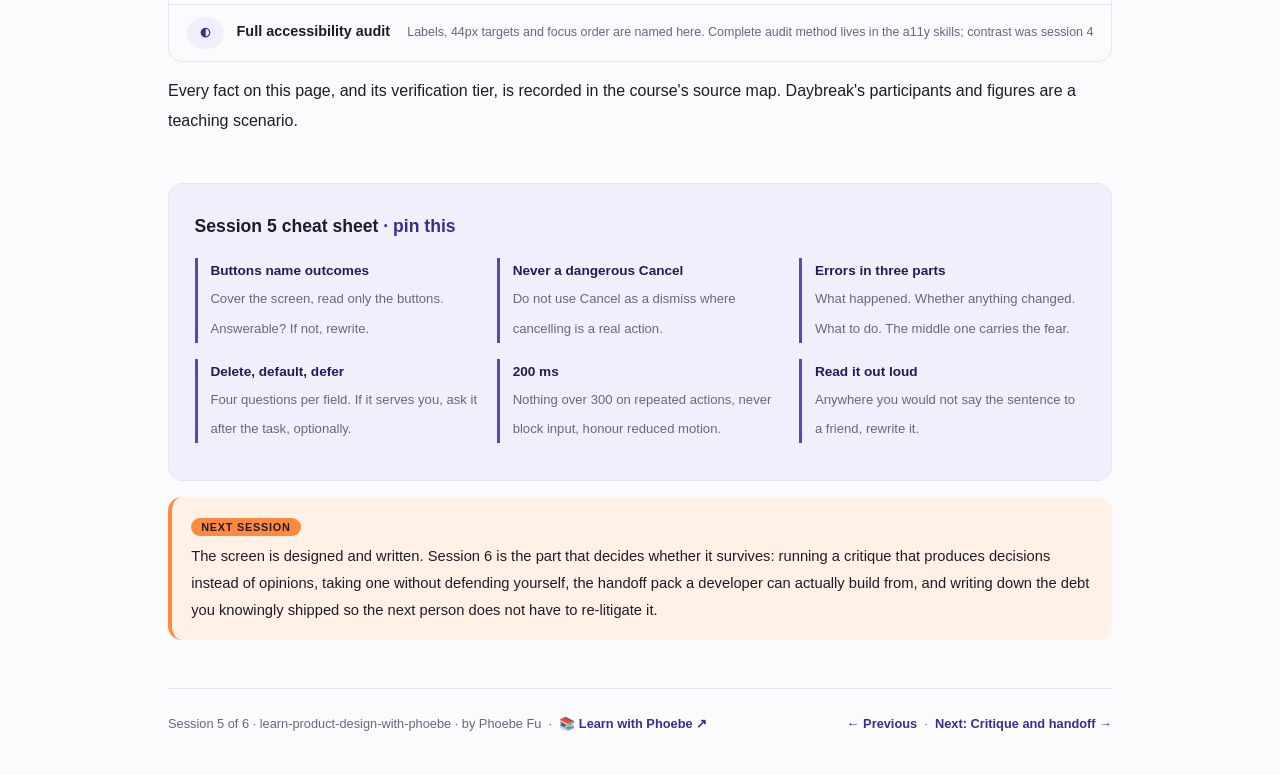
<file: courses/05-interaction-and-copy.html>
<!DOCTYPE html>
<html lang="en">
<head>
<meta charset="UTF-8">
<meta name="viewport" content="width=device-width, initial-scale=1.0">
<!-- social:start -->
<meta name="description" content="Session 5 of 6. Feedback within a second, microcopy as interface rather than decoration, forms improved mainly by deletion, a motion budget, and confirmations that name the consequence instead of asking if you are sure.">
<meta property="og:type" content="article">
<meta property="og:site_name" content="Learn with Phoebe">
<meta property="og:title" content="Interaction and copy - learn product design with phoebe">
<meta property="og:description" content="Session 5 of 6. The words are the interface, and most forms improve by deletion.">
<meta property="og:url" content="https://phoebefu6.github.io/learn-product-design-with-phoebe/courses/05-interaction-and-copy.html">
<meta property="og:image" content="https://phoebefu6.github.io/learn-product-design-with-phoebe/assets/og-cover.png">
<meta property="og:image:width" content="1200">
<meta property="og:image:height" content="630">
<meta name="twitter:card" content="summary_large_image">
<meta name="twitter:title" content="Interaction and copy - learn product design with phoebe">
<meta name="twitter:description" content="Session 5 of 6. Feedback, microcopy, forms, motion and confirmations.">
<meta name="twitter:image" content="https://phoebefu6.github.io/learn-product-design-with-phoebe/assets/og-cover.png">
<!-- social:end -->
<title>Session 5 · Interaction and copy - learn product design with phoebe</title>
<link rel="stylesheet" href="../assets/style.css?v=24">
</head>
<body>

<div class="toolbar">
  <div class="wrap">
    <span class="crumb"><a href="../index.html">learn-product-design-with-phoebe</a> / Session 5 of 6</span>
    <button class="btn" id="toggle-all" type="button">Expand all</button>
    <button class="btn primary" id="zoom-toggle" type="button">Projector zoom: off</button>
  </div>
</div>

<header class="masthead">
  <div class="wrap">
    <div class="eyebrow">Learn Product Design with Phoebe · Session 5 of 6</div>
    <h1>Interaction and <span class="accent">copy</span></h1>
    <p class="sub">A screen that scores 100 on structure and colour can still leave somebody unsure whether they just cancelled their subscription. Tonight is the layer where that gets fixed: what happens in the second after a tap, the words on every button and every error, the fields you should delete rather than improve, how much motion is too much, and the confirmation that names the consequence instead of asking whether you are sure.</p>
    <div class="chip-row">
      <span class="chip level">🟠 Hands-on</span>
      <span class="chip audience">Designers, PMs and engineers - the copy is usually written by whoever is closest</span>
      <span class="chip audience">Bring your session 4 screen</span>
      <span class="chip time">45 min</span>
    </div>
    <div class="agenda">
      <span class="a1" style="flex:1">0-3 · Welcome</span>
      <span class="a2" style="flex:4">3-18 · Feedback, words, forms, motion</span>
      <span class="a3" style="flex:5">18-40 · Build-along: write the whole screen</span>
      <span class="a4" style="flex:1">40-45 · Q&amp;A</span>
    </div>
  </div>
</header>

<main class="wrap">

  <!-- ============ INTRO ============ -->
  <section class="section" id="intro">
    <div class="section-kicker">
      <span class="klabel">Part 0</span>
      <h2>Where we are</h2>
    </div>
    <p class="lede">The screen is structured and it is legible. Tonight it starts talking, and the thing to notice all evening is how much of what we call interaction design is actually writing.</p>

    <div class="legend">
      <span class="pill">🎫 Clear all three quiz questions to stamp your passport</span>
      <span class="pill">Live = presented in the 45 minutes</span>
      <span class="pill">Self-study = the full depth, after class</span>
    </div>

    <div class="callout win">
      <p><strong>★ What you walk out with tonight.</strong> Every word on your screen written on purpose, a form with fewer fields than it had this morning, a motion budget in milliseconds, and a confirmation dialog that tells somebody what is about to happen to their money.</p>
    </div>
  </section>

  <!-- ============ PART 1 ============ -->
  <section class="section" id="part-1">
    <div class="section-kicker">
      <span class="klabel">Part 1 · covers feedback</span>
      <h2>The second after the tap</h2>
      <span class="tag concept">5 min live</span>
    </div>
    <p class="lede">Every action needs an answer, and the answer needs to arrive before the person starts wondering. Uncertainty is the expensive state: it produces the second tap, the support ticket and the duplicate charge.</p>

    <figure class="zoomable">
      <svg viewBox="0 0 880 290" xmlns="http://www.w3.org/2000/svg" role="img" aria-label="A response time budget showing what to do at 100 milliseconds, one second and ten seconds">
        <style>
          .p5tH { font: 800 12px Inter, sans-serif; fill: #241A57; }
          .p5tB { font: 400 12px Inter, sans-serif; fill: #1E1B29; }
          .p5tN { font: 400 11.5px Inter, sans-serif; fill: #6B6480; }
        </style>
        <rect x="40" y="30" width="256" height="102" rx="10" fill="#F2EFFC" stroke="#3D2C8D"/>
        <text class="p5tH" x="58" y="56">Under 100 ms</text>
        <text class="p5tB" x="58" y="80">Feels instant</text>
        <text class="p5tN" x="58" y="102">Show the result. No spinner,</text>
        <text class="p5tN" x="58" y="120">a spinner here makes it feel slower</text>

        <rect x="312" y="30" width="256" height="102" rx="10" fill="#FFF0E2" stroke="#FF8A3D"/>
        <text class="p5tH" x="330" y="56">100 ms to 1 s</text>
        <text class="p5tB" x="330" y="80">Noticed, tolerated</text>
        <text class="p5tN" x="330" y="102">Change the button state so the</text>
        <text class="p5tN" x="330" y="120">tap is acknowledged immediately</text>

        <rect x="584" y="30" width="256" height="102" rx="10" fill="#FEF2F2" stroke="#FCA5A5"/>
        <text class="p5tH" x="602" y="56">Over 1 s</text>
        <text class="p5tB" x="602" y="80">They start wondering</text>
        <text class="p5tN" x="602" y="102">Skeleton or progress, and say</text>
        <text class="p5tN" x="602" y="120">what is happening in words</text>

        <rect x="40" y="152" width="800" height="106" rx="10" fill="#FBFAFD" stroke="#E7E3F0"/>
        <text class="p5tH" x="60" y="178">The failure this prevents</text>
        <text class="p5tB" x="60" y="202">Nothing visible happens for two seconds, so they tap Pause again. Now there are two</text>
        <text class="p5tB" x="60" y="222">requests, and if the back end is not idempotent there are two pauses, or a pause and</text>
        <text class="p5tB" x="60" y="242">an error, and a person who no longer knows what state their subscription is in.</text>
      </svg>
      <figcaption>🔍 Click to zoom - the second tap is a design failure, not a user error</figcaption>
    </figure>

    <details class="card">
      <summary><span class="mode live">Live</span>The motion budget<span class="mini">4 min</span><span class="caret">▶</span></summary>
      <div class="body">
        <p>Motion has exactly two jobs: <strong>showing that one thing caused another</strong>, and <strong>showing where something went</strong>. Anything beyond those two is decoration, and decoration on a repeated action becomes a tax.</p>
        <ul>
          <li><strong>150 to 250 ms</strong> for most interface transitions. Long enough to be seen, short enough not to be waited for.</li>
          <li><strong>Anything over about 300 ms on an action people repeat</strong> is a tax you charge every single time. The animation that delighted you in the review is the animation somebody sits through forty times a day.</li>
          <li><strong>Nothing should block input.</strong> If a person cannot tap during your animation, the animation is now part of your response time.</li>
          <li><strong>Respect reduced motion.</strong> The <span class="mono">prefers-reduced-motion</span> setting exists because motion makes some people physically unwell. Honouring it is a two-line change and it is not optional.</li>
        </ul>
      </div>
    </details>
  </section>

  <!-- ============ PART 2 ============ -->
  <section class="section" id="part-2">
    <div class="section-kicker">
      <span class="klabel">Part 2 · covers the words</span>
      <h2>Microcopy is interface, and it is usually written last by whoever is nearest</h2>
      <span class="tag concept">7 min live</span>
    </div>
    <p class="lede">On a screen like this one the words carry more of the experience than the layout does, and they are the part with no owner and no review step.</p>

    <div class="wipe" data-title="The same confirmation, two ways" data-label-a="Asking if you are sure" data-label-b="Naming the consequence" data-foot="Drag across. Same dialog, same moment, entirely different amount of anxiety.">
      <div class="wipe-a">
        <p><strong>"Are you sure you want to pause your subscription? [Cancel] [OK]"</strong></p>
        <p>Sure about what, exactly? Does the price change? Does the coffee I chose stay reserved? What does OK do - OK to pausing, or OK to closing this box? And "Cancel" on a subscription screen is the single worst button label available, because Cancel here means "do not pause" and Cancel one screen away means "end my subscription".</p>
      </div>
      <div class="wipe-b">
        <p><strong>"Pause for three weeks? No box will arrive until 22 September. Your price stays the same and your Ethiopia Guji stays reserved. [Keep my deliveries] [Pause until 22 September]"</strong></p>
        <p>Both buttons name their own outcome, so neither can be misread and the dialog can be answered without reading the body text. The two fears from session 2 - the box on the doorstep and losing your coffee - are both addressed in one sentence each.</p>
      </div>
    </div>

    <details class="card">
      <summary><span class="mode live">Live</span>Five rules that fix most interface copy<span class="mini">5 min</span><span class="caret">▶</span></summary>
      <div class="body">
        <ul>
          <li><strong>Buttons name their outcome, never their agreement.</strong> "Pause until 22 September", not "OK". A person should be able to answer a dialog by reading only the buttons.</li>
          <li><strong>Never use "Cancel" as a dismiss on a screen where cancelling is a real action.</strong> This is not pedantry, it is the most common genuinely dangerous copy bug in subscription products.</li>
          <li><strong>Errors say three things:</strong> what happened, whether anything changed, what to do. In that order. "We could not reach your subscription. Nothing has changed. Try again."</li>
          <li><strong>Write the number, not the abstraction.</strong> "Until 22 September" beats "for the selected period". Dates, amounts and counts are what people are actually checking.</li>
          <li><strong>Use their words, from session 2.</strong> Participants said "box", not "shipment"; "how often", not "frequency". Your internal vocabulary is a private dialect and the interface is not the place for it.</li>
        </ul>
        <div class="callout tip">
          <p>The read-aloud test catches nearly everything: <strong>read the whole flow out loud as if you were telling a friend what is happening.</strong> Anywhere you would not say the sentence to a person is a sentence to rewrite.</p>
        </div>
      </div>
    </details>

    <div class="tryrow" data-fn="wordcount" data-multiline="1" data-title="Is your error message doing its three jobs?" data-hint="Paste a real error message from your product" data-seed="An unexpected error occurred while processing your request. Please try again later or contact support if the problem persists." data-cta="Measure it"></div>

    <p>That seeded message is 19 words and does none of the three jobs. It does not say what happened, it does not say whether anything changed - which is the thing the person is actually worried about - and "try again later" is not an action, it is a shrug with punctuation. The good version is shorter.</p>
  </section>

  <!-- ============ PART 3 ============ -->
  <section class="section" id="part-3">
    <div class="section-kicker">
      <span class="klabel">Part 3 · covers forms</span>
      <h2>Most forms improve by deletion</h2>
      <span class="tag concept">4 min live</span>
    </div>

    <figure class="zoomable">
      <svg viewBox="0 0 880 270" xmlns="http://www.w3.org/2000/svg" role="img" aria-label="Daybreak's pause form reduced from six fields to two by deleting or defaulting the rest">
        <style>
          .p5fH { font: 800 12px Inter, sans-serif; fill: #241A57; }
          .p5fB { font: 400 12px Inter, sans-serif; fill: #1E1B29; }
          .p5fN { font: 400 11.5px Inter, sans-serif; fill: #6B6480; }
          .p5fR { font: 700 11.5px Inter, sans-serif; fill: #991B1B; }
        </style>
        <text class="p5fH" x="40" y="32">The pause form as drafted</text>
        <text class="p5fH" x="470" y="32">What each field is actually for</text>
        <line x1="40" y1="44" x2="840" y2="44" stroke="#E7E3F0"/>

        <text class="p5fB" x="40" y="72">Pause start date</text>
        <text class="p5fN" x="470" y="72">Default to the next delivery. Rarely changed</text>

        <text class="p5fB" x="40" y="100">Pause end date</text>
        <text class="p5fN" x="470" y="100">Keep. This is the actual decision</text>

        <text class="p5fB" x="40" y="128">Reason for pausing</text>
        <text class="p5fR" x="470" y="128">Delete. This is for you, not for them</text>

        <text class="p5fB" x="40" y="156">Confirm email address</text>
        <text class="p5fR" x="470" y="156">Delete. They are logged in</text>

        <text class="p5fB" x="40" y="184">Notify me before resuming</text>
        <text class="p5fN" x="470" y="184">On by default. P4 was burned by this</text>

        <text class="p5fB" x="40" y="212">Marketing preferences</text>
        <text class="p5fR" x="470" y="212">Delete. Not this screen, not this moment</text>

        <rect x="40" y="230" width="800" height="30" rx="8" fill="#F2EFFC" stroke="#3D2C8D"/>
        <text class="p5fH" x="60" y="250">Six fields becomes one question and one date. The rest were defaults or somebody's analytics.</text>
      </svg>
      <figcaption>🔍 Click to zoom - "reason for pausing" is a research question that escaped into the product</figcaption>
    </figure>

    <details class="card">
      <summary><span class="mode self">Self-study</span>The four questions to ask every field<span class="mini">3 min</span><span class="caret">▶</span></summary>
      <div class="body">
        <ol>
          <li><strong>Can I already know this?</strong> They are logged in, so you have the email, the plan and the next delivery date. Every field that asks for something you hold is a small insult.</li>
          <li><strong>Can it have a default?</strong> A sensible default converts a decision into a confirmation, which is roughly ten times cheaper for the person.</li>
          <li><strong>Who is it for?</strong> "Reason for pausing" is for your dashboard. If a field serves you rather than them, it needs to justify the cost in completions, and usually it cannot. Ask it afterwards, optionally, once the thing they came for is done.</li>
          <li><strong>What happens if it is wrong?</strong> If a mistake is cheap to fix later, do not validate it aggressively now. Aggressive validation on a reversible field is a tax on everybody to prevent an inconvenience for a few.</li>
        </ol>
        <p>Accessibility notes that belong here and get skipped: every field needs a real <span class="mono">label</span>, not a placeholder standing in for one; touch targets want to be around 44 by 44 pixels; and focus order should follow the visual order, which it does not by default the moment you start rearranging with CSS.</p>
      </div>
    </details>
  </section>

  <!-- ============ DEMO ============ -->
  <section class="section" id="demo-1">
    <div class="section-kicker">
      <span class="klabel">Build-along</span>
      <h2>Write the whole screen</h2>
      <span class="tag demo">★ 22 min · everyone builds</span>
    </div>
    <p class="lede">Every string, in one document. This is the copy deck, and in session 6 it is part of the handoff, because a developer who is not given the words will write them.</p>

    <div class="tick" data-stages="Buttons|States|Confirm|Form|Read aloud" data-title="The copy deck, in five passes" data-foot="One document, every string on the screen. It takes about twenty minutes and it is the artifact most teams never make.">
      <p class="tick-note" data-stage="0"><b>Buttons.</b> Every one names its own outcome. Read the buttons alone, with the rest of the screen covered: could someone answer correctly? If not, rewrite.</p>
      <p class="tick-note" data-stage="1"><b>States.</b> The empty, loading and error copy from session 3, now final. Error format: what happened, whether anything changed, what to do.</p>
      <p class="tick-note" data-stage="2"><b>Confirm.</b> Name the consequence, the date, and what does not change. Two of session 2's fears - the box on the doorstep and losing your reserved coffee - get one sentence each.</p>
      <p class="tick-note" data-stage="3"><b>Form.</b> Run the four questions over every field. Delete, default, or defer. Daybreak's six fields become one question and one date.</p>
      <p class="tick-note" data-stage="4"><b>Read aloud.</b> The entire flow, out loud, as if explaining to a friend. Anywhere you would not say it, rewrite it. This takes four minutes and catches more than any review.</p>
    </div>

    <div class="steps">
      <div class="step"><p><strong>Write your button labels first.</strong> Then cover everything else on the screen and read only the buttons. This one test catches "OK", "Submit", "Continue" and every other label that describes agreement rather than outcome.</p></div>
      <div class="step"><p><strong>Hunt your dangerous Cancel.</strong> Any screen where "cancel" is both a real action and a dismiss button. Rename the dismiss to what it does: "Keep my deliveries", "Go back", "Not now".</p></div>
      <div class="step"><p><strong>Write one error properly.</strong> Three parts, in order. Then check that the middle part is true - if you do not actually know whether anything changed, that is an engineering question you have just discovered by writing a sentence.</p></div>
      <div class="step"><p><strong>Run the four questions over your form.</strong> Count the fields before and after. If nothing was deleted, ask again who each one is for.</p></div>
      <div class="step"><p><strong>Set your motion budget.</strong> Write the numbers down: 200 ms for transitions, nothing over 300 on repeated actions, nothing blocking input, reduced motion honoured. Four lines, and they go in the handoff.</p></div>
      <div class="step"><p><strong>Read the whole flow out loud to another person.</strong> Including the confirmation and the error. Watch for the moment they frown - that is the sentence.</p></div>
      <div class="step"><p><strong>Now check what you promised.</strong> Session 2's participant 4 paused successfully and still got ambushed by a box. Does your copy tell them when it resumes, and does something actually send that reminder? A promise in a confirmation is a feature somebody has to build.</p></div>
    </div>

    <div class="callout tip">
      <p><strong>If you take one thing from tonight.</strong> Cover the screen, read only the buttons. If the decision is not answerable from the buttons alone, the words are doing decoration rather than work.</p>
    </div>
  </section>

  <!-- ============ HOMEWORK ============ -->
  <section class="section" id="exercise">
    <div class="section-kicker">
      <span class="klabel">Homework</span>
      <h2>Before session 6</h2>
      <span class="tag exercise">30 min</span>
    </div>
    <ol>
      <li><strong>Write the copy deck for your screen.</strong> Every string, one document. Bring it - it is part of the handoff pack in session 6.</li>
      <li><strong>Find your dangerous Cancel.</strong> Most subscription, billing and booking products have one.</li>
      <li><strong>Rewrite one real error message</strong> into the three-part format, and check whether you can honestly write the middle part.</li>
      <li><strong>Delete one form field.</strong> Actually delete it. Note who objects and what they say - it is almost always an analytics reason, which is worth having in the open.</li>
      <li><strong>Write your motion budget.</strong> Four lines. Then check whether your product currently honours reduced motion, which takes about thirty seconds and is usually a no.</li>
    </ol>
  </section>

  <!-- ============ QUIZ ============ -->
  <section class="section" id="quiz">
    <div class="section-kicker">
      <span class="klabel">Check yourself</span>
      <h2>Three questions</h2>
    </div>
    <p>Clear all three and session 5 gets stamped in your passport.</p>

    <div class="quiz-q" data-answer="2">
      <p class="qtext">1 · What is wrong with "Are you sure? [Cancel] [OK]" on a subscription screen?</p>
      <button class="qopt" type="button">A · It is too short to be reassuring</button>
      <button class="qopt" type="button">B · Confirmation dialogs should be avoided entirely</button>
      <button class="qopt" type="button">C · Neither button names its outcome, and "Cancel" means "do not pause" here while meaning "end my subscription" one screen away</button>
      <p class="qwhy">A person should be able to answer a dialog by reading only the buttons. "Keep my deliveries" and "Pause until 22 September" cannot be misread. Reusing "Cancel" as a dismiss where cancelling is also a real action is the most common genuinely dangerous copy bug in subscription products.</p>
    </div>

    <div class="quiz-q" data-answer="0">
      <p class="qtext">2 · An error message says "An unexpected error occurred. Please try again later." What is the most important thing it is missing?</p>
      <button class="qopt" type="button">A · Whether anything changed - which is the thing the person is actually afraid of on a screen about money</button>
      <button class="qopt" type="button">B · An apology</button>
      <button class="qopt" type="button">C · A support contact link</button>
      <p class="qwhy">Three parts, in order: what happened, whether anything changed, what to do. The middle one carries the anxiety. "Nothing has changed" is three words and it is worth more than a paragraph of apology - and if you cannot honestly write it, you have just found an engineering question.</p>
    </div>

    <div class="quiz-q" data-answer="1">
      <p class="qtext">3 · A form asks "reason for pausing" as a required field. What is the design problem?</p>
      <button class="qopt" type="button">A · The options list will never be complete enough</button>
      <button class="qopt" type="button">B · The field serves you rather than them, and it is charged to the person in the middle of the task they came to do</button>
      <button class="qopt" type="button">C · Reasons are unreliable self-reported data</button>
      <p class="qwhy">It is a research question that escaped into the product. If you want it, ask afterwards and optionally, once the thing they came for is done. Every required field that serves the company has to justify itself in completions, and this one cannot.</p>
    </div>

    <p class="quiz-score"></p>
  </section>

  <!-- ============ OFFICIAL COVERAGE ============ -->
  <section class="section" id="official">
    <div class="section-kicker">
      <span class="klabel">Sources covered</span>
      <h2>What this session teaches, and where it came from</h2>
    </div>
    <div class="covered">
      <div class="covered-row"><span class="status pill solid">✓</span><span class="name">Response feedback bands</span><span class="note">Under 100 ms show the result, under a second acknowledge the tap, over a second say what is happening. The second-tap failure it prevents</span></div>
      <div class="covered-row"><span class="status pill solid">✓</span><span class="name">Microcopy as interface</span><span class="note">Buttons name outcomes, never reuse Cancel as a dismiss, three-part errors, write the number, use their vocabulary from session 2</span></div>
      <div class="covered-row"><span class="status pill solid">✓</span><span class="name">Forms improved by deletion</span><span class="note">The four questions per field: can I know it, can it default, who is it for, what if it is wrong. Six fields to two</span></div>
      <div class="covered-row"><span class="status pill solid">✓</span><span class="name">Motion budget</span><span class="note">150 to 250 ms, nothing over 300 on repeated actions, never block input, honour prefers-reduced-motion</span></div>
      <div class="covered-row"><span class="status pill solid">✓</span><span class="name">Confirmations that name the consequence</span><span class="note">Date, price and what does not change, addressing the two fears research surfaced</span></div>
      <div class="covered-row"><span class="status pill light">◐</span><span class="name">Full accessibility audit</span><span class="note">Labels, 44px targets and focus order are named here. Complete audit method lives in the a11y skills; contrast was session 4</span></div>
    </div>
    <p class="mono" style="margin-top:14px">Every fact on this page, and its verification tier, is recorded in the course's source map. Daybreak's participants and figures are a teaching scenario.</p>
  </section>

  <!-- ============ CHEAT SHEET ============ -->
  <section class="cheat" id="cheatsheet">
    <h3>Session 5 cheat sheet <span>· pin this</span></h3>
    <div class="grid-2">
      <div class="cheat-item"><b>Buttons name outcomes</b><span>Cover the screen, read only the buttons. Answerable? If not, rewrite.</span></div>
      <div class="cheat-item"><b>Never a dangerous Cancel</b><span>Do not use Cancel as a dismiss where cancelling is a real action.</span></div>
      <div class="cheat-item"><b>Errors in three parts</b><span>What happened. Whether anything changed. What to do. The middle one carries the fear.</span></div>
      <div class="cheat-item"><b>Delete, default, defer</b><span>Four questions per field. If it serves you, ask it after the task, optionally.</span></div>
      <div class="cheat-item"><b>200 ms</b><span>Nothing over 300 on repeated actions, never block input, honour reduced motion.</span></div>
      <div class="cheat-item"><b>Read it out loud</b><span>Anywhere you would not say the sentence to a friend, rewrite it.</span></div>
    </div>
  </section>

  <div class="callout next">
    <span class="nx-pill">Next session</span>
    <p>The screen is designed and written. Session 6 is the part that decides whether it survives: running a critique that produces decisions instead of opinions, taking one without defending yourself, the handoff pack a developer can actually build from, and writing down the debt you knowingly shipped so the next person does not have to re-litigate it.</p>
  </div>

  <footer class="pagefoot">
    <span>Session 5 of 6 · learn-product-design-with-phoebe · by Phoebe Fu &nbsp;·&nbsp; 📚 <a href="https://phoebefu6.github.io/learn-with-phoebe/">Learn with Phoebe ↗</a></span>
    <span><a href="04-the-visual-system.html">← Previous</a> &nbsp;·&nbsp; <a href="06-critique-and-handoff.html">Next: Critique and handoff →</a></span>
  </footer>

</main>

<script src="../assets/app.js?v=22"></script>
</body>
</html>
</file>
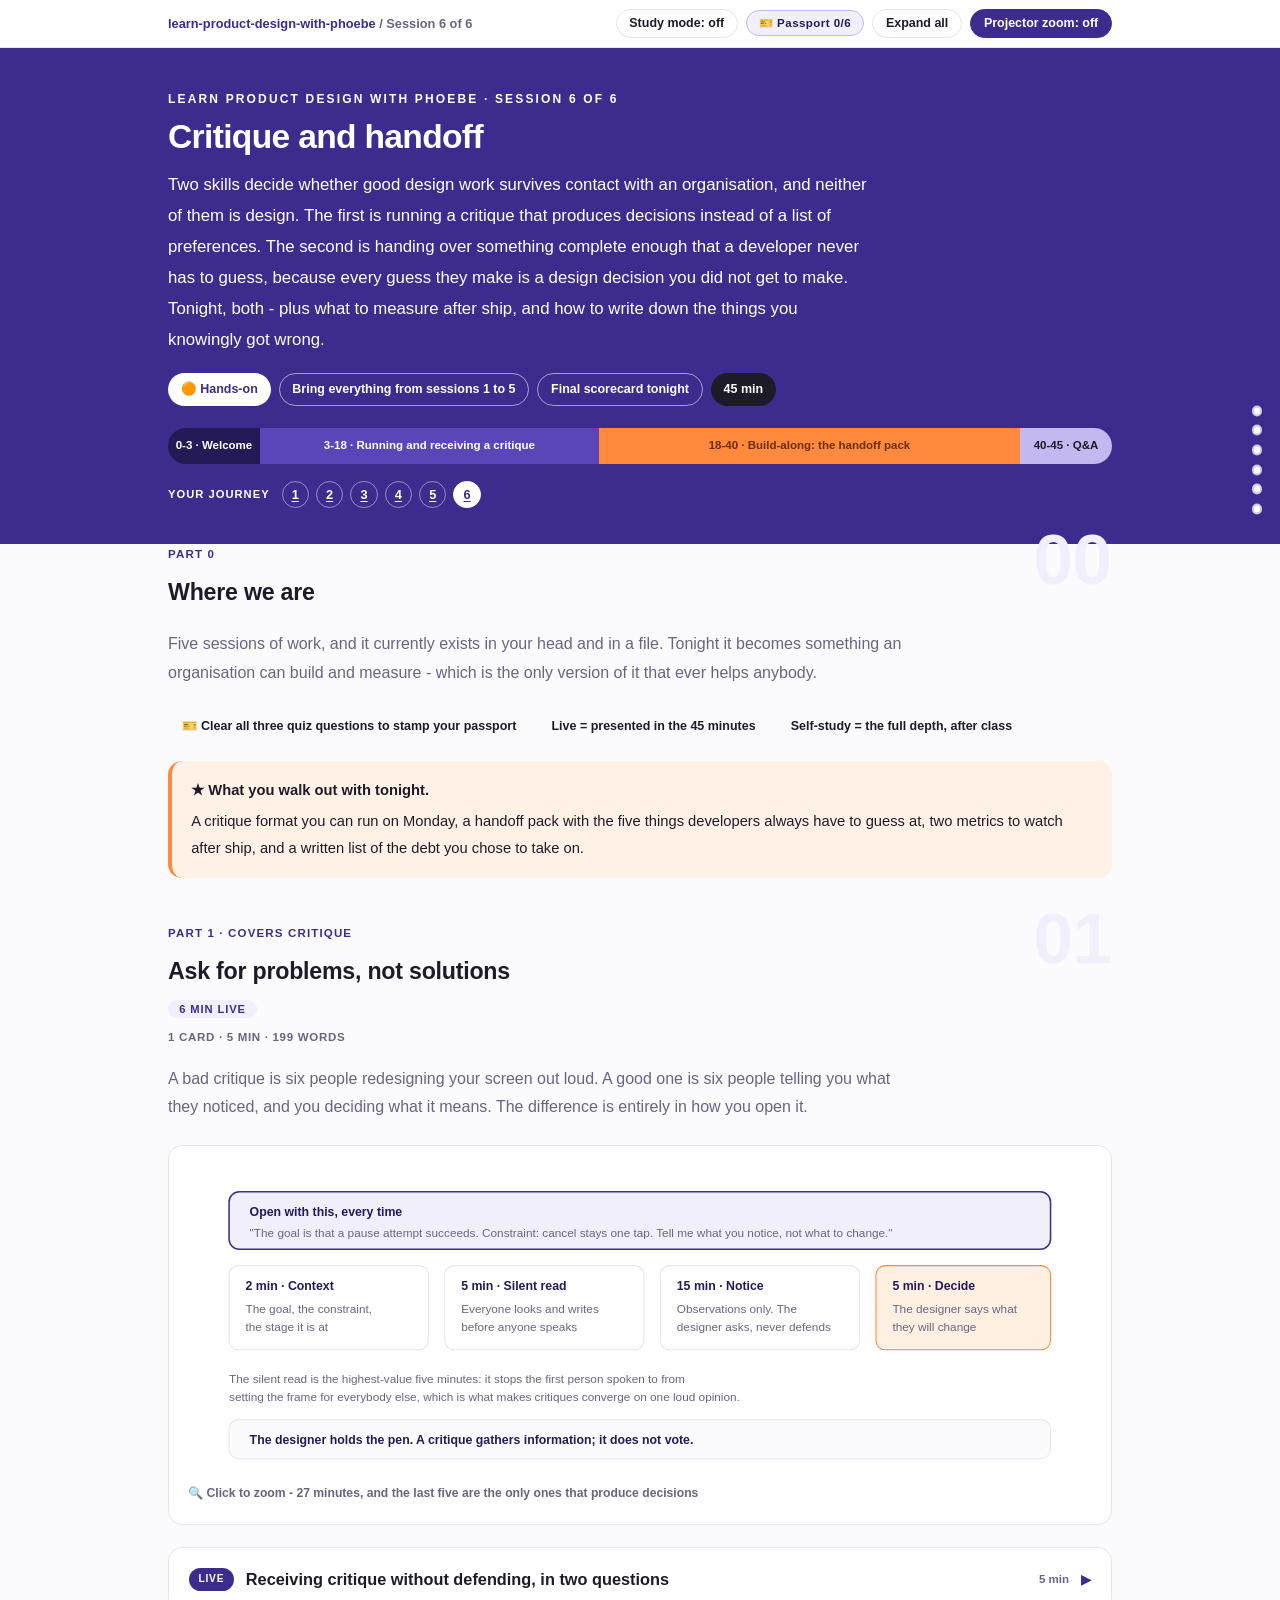
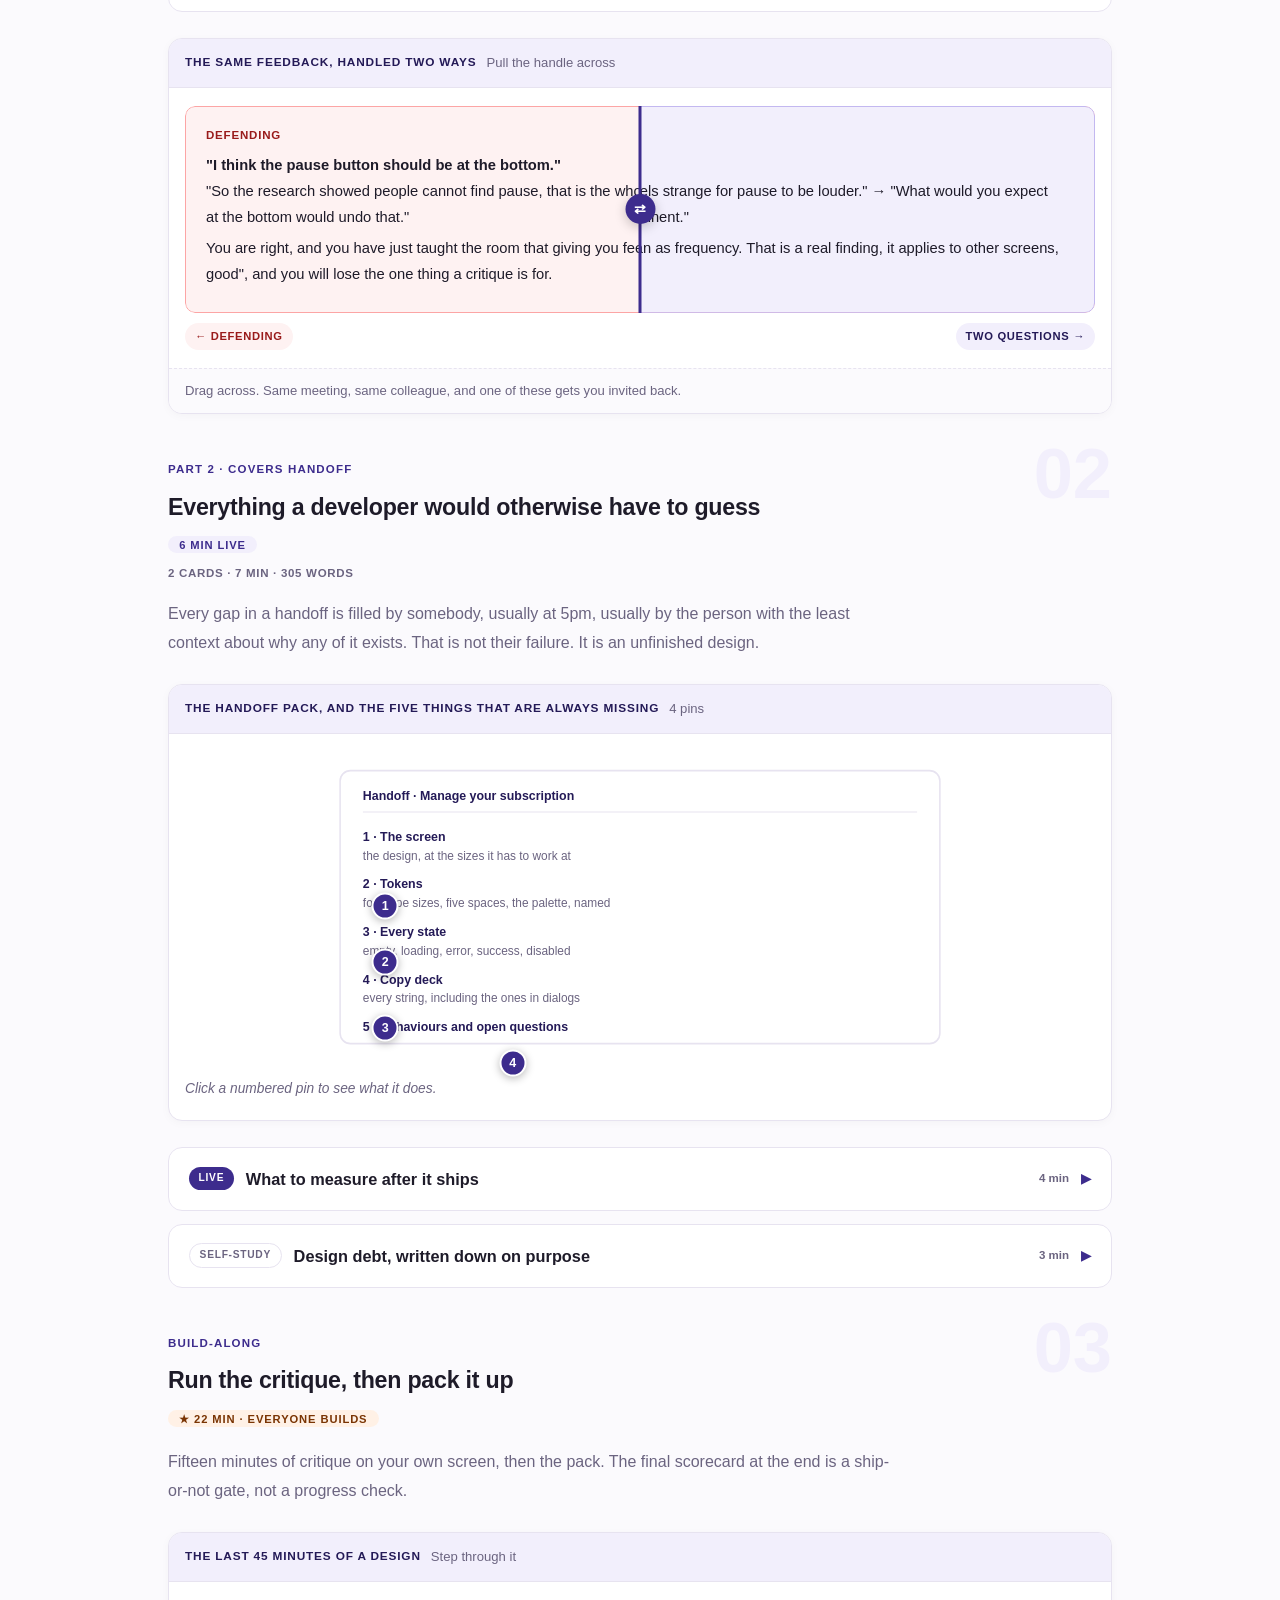
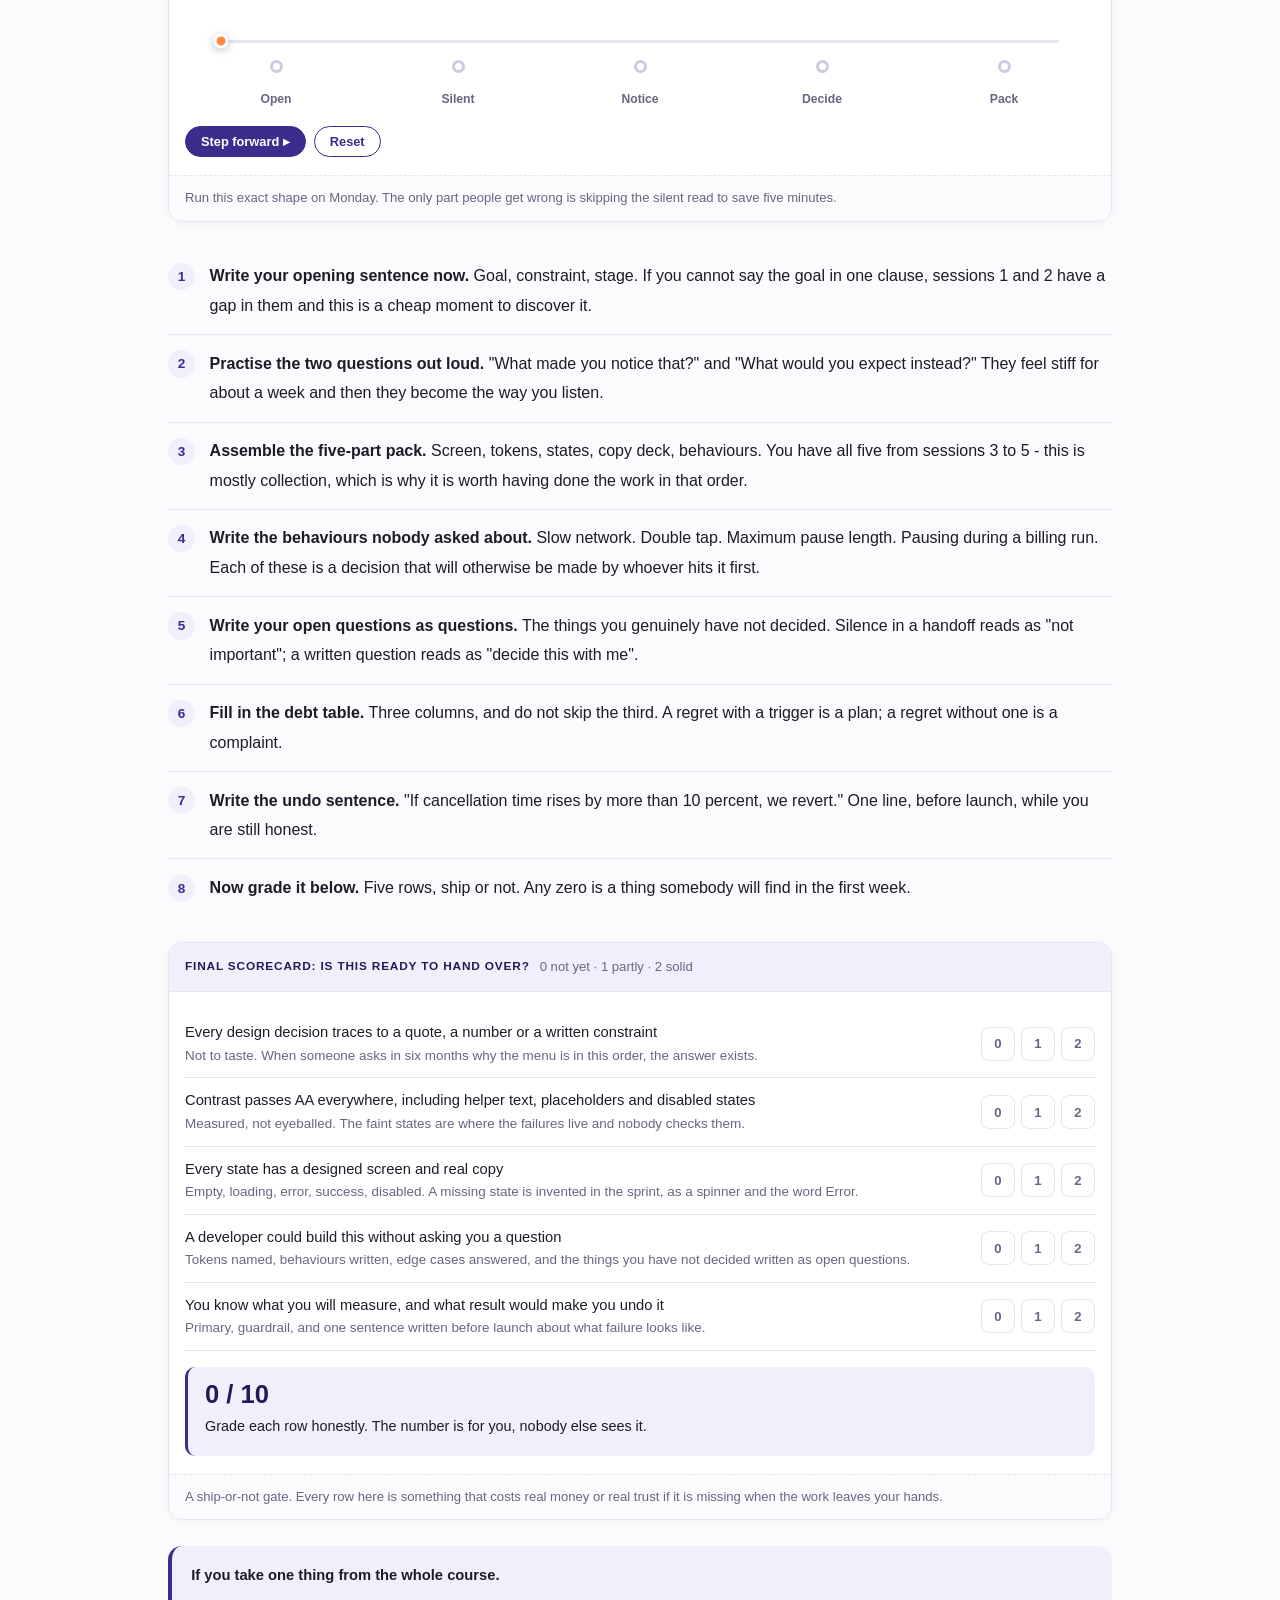
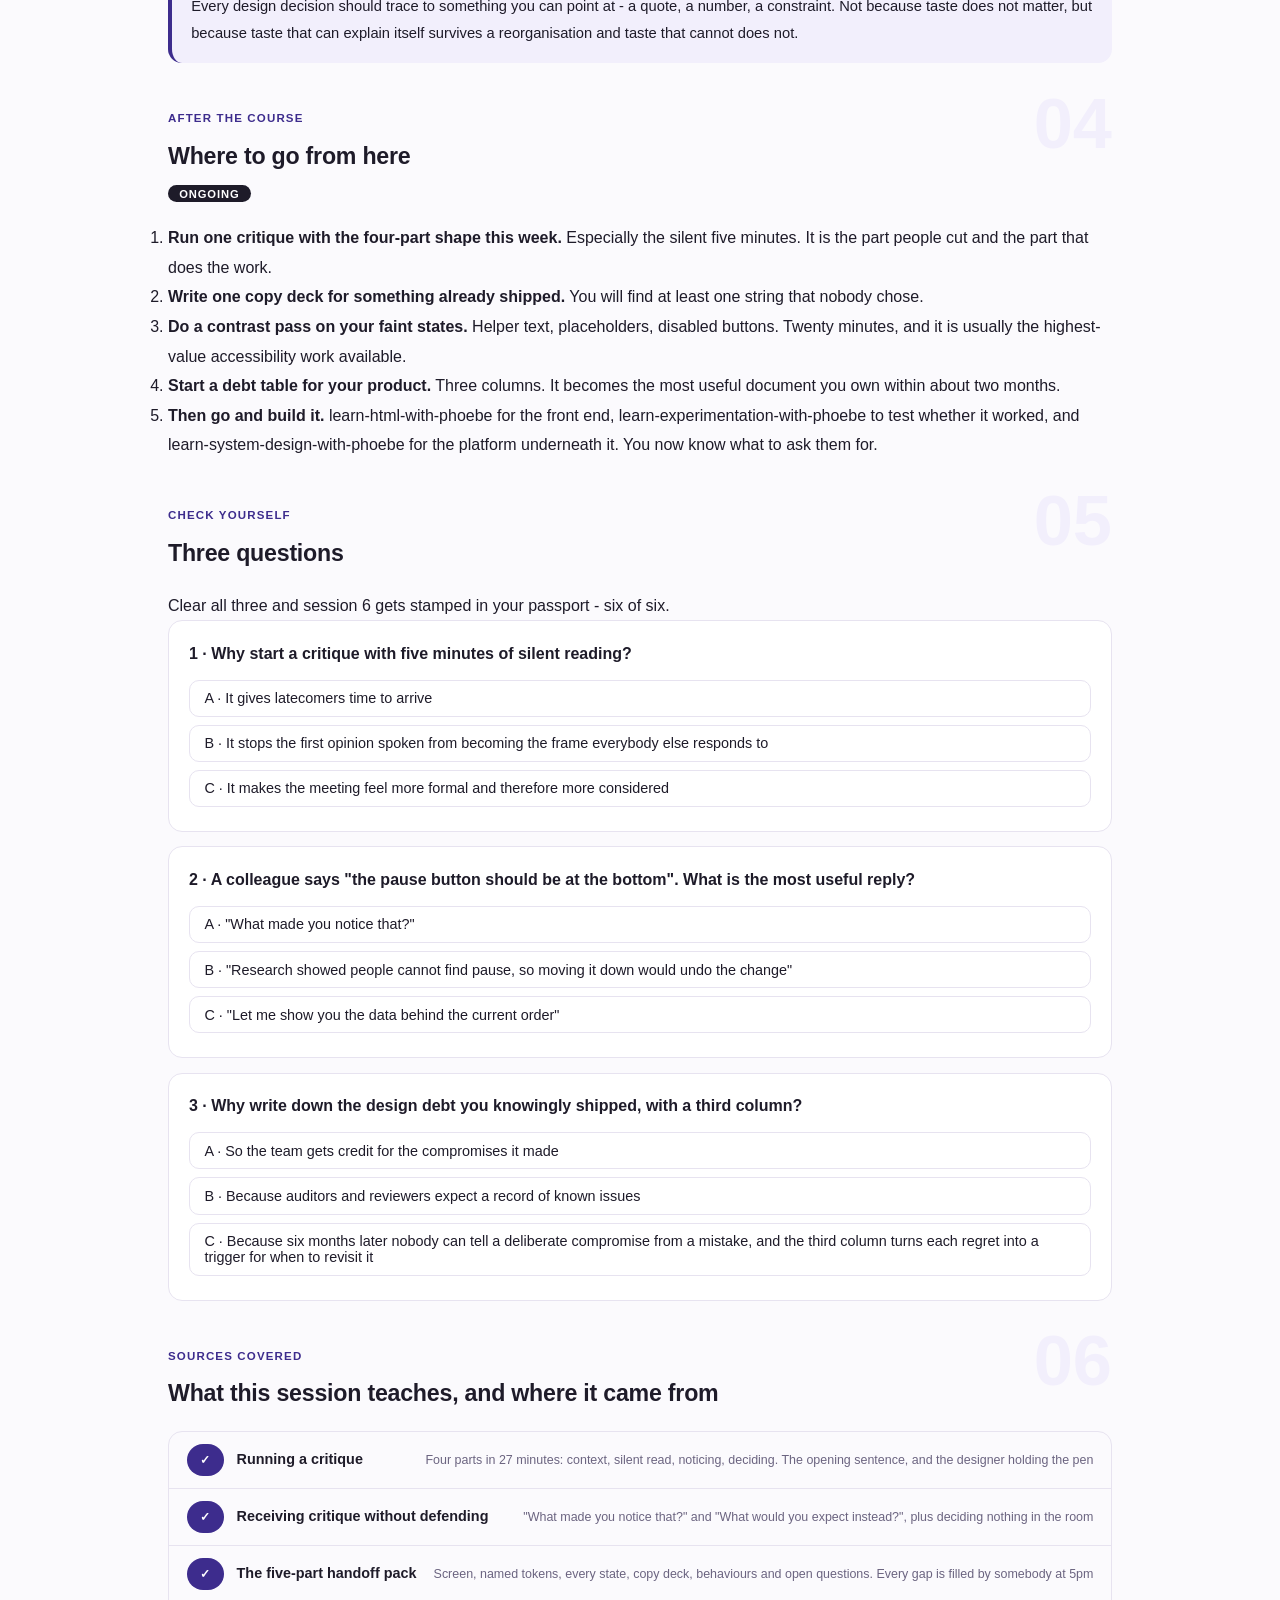
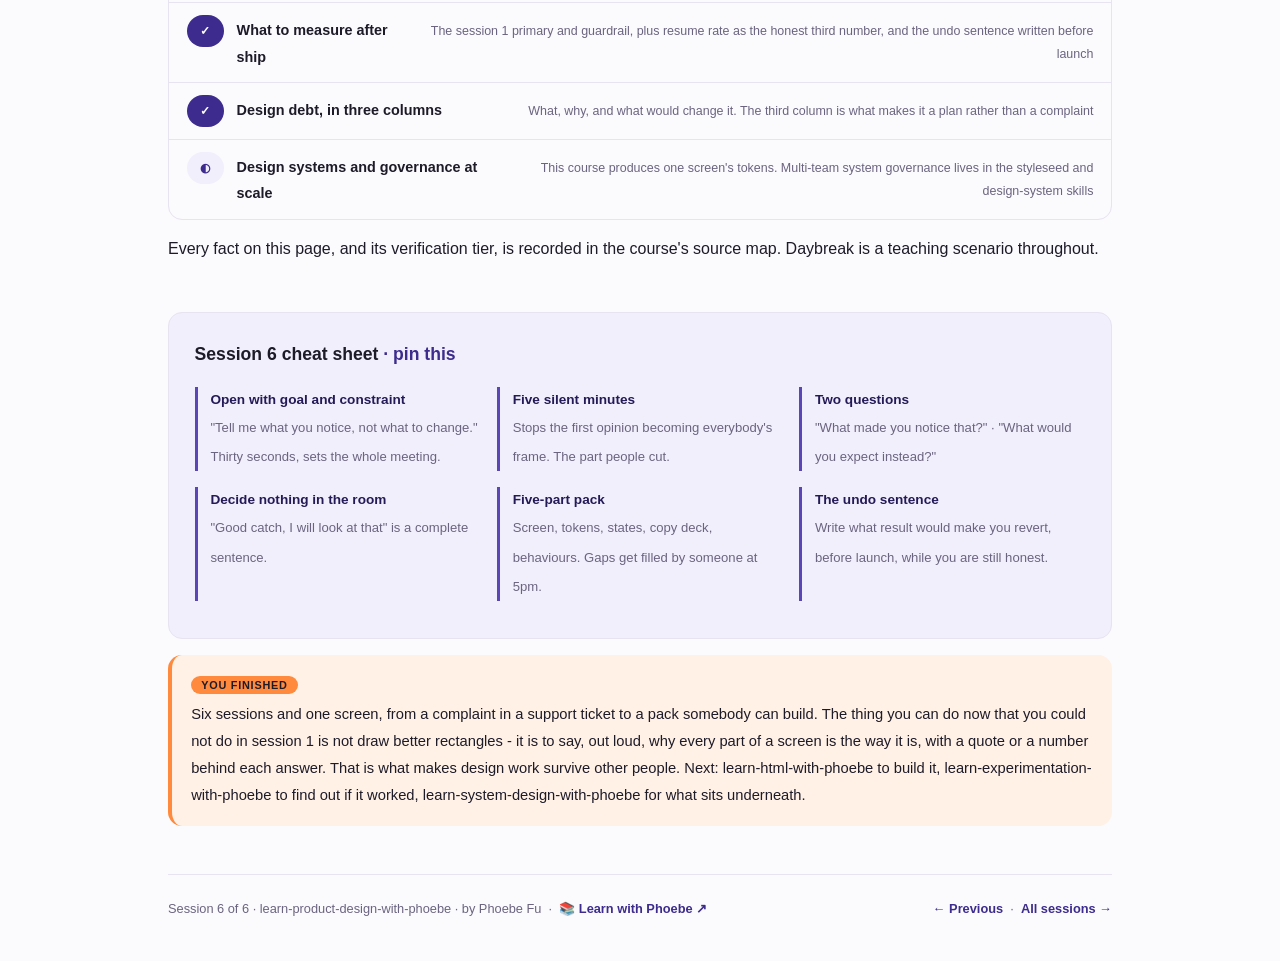
<file: courses/06-critique-and-handoff.html>
<!DOCTYPE html>
<html lang="en">
<head>
<meta charset="UTF-8">
<meta name="viewport" content="width=device-width, initial-scale=1.0">
<!-- social:start -->
<meta name="description" content="Session 6 of 6. Running a critique that produces decisions instead of opinions, receiving one without defending, the handoff pack that survives you, and writing down the debt you knowingly shipped.">
<meta property="og:type" content="article">
<meta property="og:site_name" content="Learn with Phoebe">
<meta property="og:title" content="Critique and handoff - learn product design with phoebe">
<meta property="og:description" content="Session 6 of 6. Ask for problems, not solutions - and hand over something a developer can build.">
<meta property="og:url" content="https://phoebefu6.github.io/learn-product-design-with-phoebe/courses/06-critique-and-handoff.html">
<meta property="og:image" content="https://phoebefu6.github.io/learn-product-design-with-phoebe/assets/og-cover.png">
<meta property="og:image:width" content="1200">
<meta property="og:image:height" content="630">
<meta name="twitter:card" content="summary_large_image">
<meta name="twitter:title" content="Critique and handoff - learn product design with phoebe">
<meta name="twitter:description" content="Session 6 of 6. Critique, handoff, measurement and design debt.">
<meta name="twitter:image" content="https://phoebefu6.github.io/learn-product-design-with-phoebe/assets/og-cover.png">
<!-- social:end -->
<title>Session 6 · Critique and handoff - learn product design with phoebe</title>
<link rel="stylesheet" href="../assets/style.css?v=24">
</head>
<body>

<div class="toolbar">
  <div class="wrap">
    <span class="crumb"><a href="../index.html">learn-product-design-with-phoebe</a> / Session 6 of 6</span>
    <button class="btn" id="toggle-all" type="button">Expand all</button>
    <button class="btn primary" id="zoom-toggle" type="button">Projector zoom: off</button>
  </div>
</div>

<header class="masthead">
  <div class="wrap">
    <div class="eyebrow">Learn Product Design with Phoebe · Session 6 of 6</div>
    <h1>Critique and <span class="accent">handoff</span></h1>
    <p class="sub">Two skills decide whether good design work survives contact with an organisation, and neither of them is design. The first is running a critique that produces decisions instead of a list of preferences. The second is handing over something complete enough that a developer never has to guess, because every guess they make is a design decision you did not get to make. Tonight, both - plus what to measure after ship, and how to write down the things you knowingly got wrong.</p>
    <div class="chip-row">
      <span class="chip level">🟠 Hands-on</span>
      <span class="chip audience">Bring everything from sessions 1 to 5</span>
      <span class="chip audience">Final scorecard tonight</span>
      <span class="chip time">45 min</span>
    </div>
    <div class="agenda">
      <span class="a1" style="flex:1">0-3 · Welcome</span>
      <span class="a2" style="flex:4">3-18 · Running and receiving a critique</span>
      <span class="a3" style="flex:5">18-40 · Build-along: the handoff pack</span>
      <span class="a4" style="flex:1">40-45 · Q&amp;A</span>
    </div>
  </div>
</header>

<main class="wrap">

  <!-- ============ INTRO ============ -->
  <section class="section" id="intro">
    <div class="section-kicker">
      <span class="klabel">Part 0</span>
      <h2>Where we are</h2>
    </div>
    <p class="lede">Five sessions of work, and it currently exists in your head and in a file. Tonight it becomes something an organisation can build and measure - which is the only version of it that ever helps anybody.</p>

    <div class="legend">
      <span class="pill">🎫 Clear all three quiz questions to stamp your passport</span>
      <span class="pill">Live = presented in the 45 minutes</span>
      <span class="pill">Self-study = the full depth, after class</span>
    </div>

    <div class="callout win">
      <p><strong>★ What you walk out with tonight.</strong> A critique format you can run on Monday, a handoff pack with the five things developers always have to guess at, two metrics to watch after ship, and a written list of the debt you chose to take on.</p>
    </div>
  </section>

  <!-- ============ PART 1 ============ -->
  <section class="section" id="part-1">
    <div class="section-kicker">
      <span class="klabel">Part 1 · covers critique</span>
      <h2>Ask for problems, not solutions</h2>
      <span class="tag concept">6 min live</span>
    </div>
    <p class="lede">A bad critique is six people redesigning your screen out loud. A good one is six people telling you what they noticed, and you deciding what it means. The difference is entirely in how you open it.</p>

    <figure class="zoomable">
      <svg viewBox="0 0 880 300" xmlns="http://www.w3.org/2000/svg" role="img" aria-label="A critique agenda in four timed parts with the opening sentence that sets it up">
        <style>
          .p6cH { font: 800 12px Inter, sans-serif; fill: #241A57; }
          .p6cB { font: 400 12px Inter, sans-serif; fill: #1E1B29; }
          .p6cN { font: 400 11.5px Inter, sans-serif; fill: #6B6480; }
        </style>
        <rect x="40" y="26" width="800" height="56" rx="10" fill="#F2EFFC" stroke="#3D2C8D" stroke-width="1.5"/>
        <text class="p6cH" x="60" y="50">Open with this, every time</text>
        <text class="p6cN" x="60" y="70">"The goal is that a pause attempt succeeds. Constraint: cancel stays one tap. Tell me what you notice, not what to change."</text>

        <rect x="40" y="98" width="194" height="82" rx="9" fill="#fff" stroke="#E7E3F0"/>
        <text class="p6cH" x="56" y="122">2 min · Context</text>
        <text class="p6cN" x="56" y="144">The goal, the constraint,</text>
        <text class="p6cN" x="56" y="162">the stage it is at</text>

        <rect x="250" y="98" width="194" height="82" rx="9" fill="#fff" stroke="#E7E3F0"/>
        <text class="p6cH" x="266" y="122">5 min · Silent read</text>
        <text class="p6cN" x="266" y="144">Everyone looks and writes</text>
        <text class="p6cN" x="266" y="162">before anyone speaks</text>

        <rect x="460" y="98" width="194" height="82" rx="9" fill="#fff" stroke="#E7E3F0"/>
        <text class="p6cH" x="476" y="122">15 min · Notice</text>
        <text class="p6cN" x="476" y="144">Observations only. The</text>
        <text class="p6cN" x="476" y="162">designer asks, never defends</text>

        <rect x="670" y="98" width="170" height="82" rx="9" fill="#FFF0E2" stroke="#FF8A3D"/>
        <text class="p6cH" x="686" y="122">5 min · Decide</text>
        <text class="p6cN" x="686" y="144">The designer says what</text>
        <text class="p6cN" x="686" y="162">they will change</text>

        <text class="p6cN" x="40" y="212">The silent read is the highest-value five minutes: it stops the first person spoken to from</text>
        <text class="p6cN" x="40" y="230">setting the frame for everybody else, which is what makes critiques converge on one loud opinion.</text>

        <rect x="40" y="248" width="800" height="38" rx="9" fill="#FBFAFD" stroke="#E7E3F0"/>
        <text class="p6cH" x="60" y="272">The designer holds the pen. A critique gathers information; it does not vote.</text>
      </svg>
      <figcaption>🔍 Click to zoom - 27 minutes, and the last five are the only ones that produce decisions</figcaption>
    </figure>

    <details class="card">
      <summary><span class="mode live">Live</span>Receiving critique without defending, in two questions<span class="mini">5 min</span><span class="caret">▶</span></summary>
      <div class="body">
        <p>Defending is the natural response and it destroys the meeting, because everyone in the room quietly learns that feedback costs them an argument and stops giving it. Two questions replace defence entirely:</p>
        <ul>
          <li><strong>"What made you notice that?"</strong> Turns a preference into an observation you can use. "The button is the wrong colour" becomes "I could not tell which one to press first", which is a real finding about hierarchy.</li>
          <li><strong>"What would you expect to happen instead?"</strong> Turns a solution back into the problem it came from. Somebody proposing a redesign is usually describing something that confused them, one step removed.</li>
        </ul>
        <div class="callout example">
          <span class="ex-pill">The move in practice</span>
          <p>"I think Pause should be at the bottom." → <em>"What made you notice that?"</em> → "Well, cancel is the serious one, it feels odd for pause to be so prominent." → and now you have a real disagreement about hierarchy that you can settle with session 1's metric, rather than a fight about vertical order.</p>
        </div>
        <p>The other half of not defending: <strong>write everything down, decide nothing in the room.</strong> "Good catch, I will look at that" is a complete sentence, and it buys you the twenty minutes of thinking that a live answer never has.</p>
      </div>
    </details>

    <div class="wipe" data-title="The same feedback, handled two ways" data-label-a="Defending" data-label-b="Two questions" data-foot="Drag across. Same meeting, same colleague, and one of these gets you invited back.">
      <div class="wipe-a">
        <p><strong>"I think the pause button should be at the bottom."</strong><br>"So the research showed people cannot find pause, that is the whole point of the change, and it tested well in session 2, so putting it at the bottom would undo that."</p>
        <p>You are right, and you have just taught the room that giving you feedback costs them an argument. Next time they will say "looks good", and you will lose the one thing a critique is for.</p>
      </div>
      <div class="wipe-b">
        <p><strong>"I think the pause button should be at the bottom."</strong><br>"What made you notice that?" → "Cancel is the serious action, it feels strange for pause to be louder." → "What would you expect instead?" → "I suppose I expected the serious one to be more prominent."</p>
        <p>Now you know they are reading emphasis as importance rather than as frequency. That is a real finding, it applies to other screens, and you did not have to lose an argument to get it.</p>
      </div>
    </div>
  </section>

  <!-- ============ PART 2 ============ -->
  <section class="section" id="part-2">
    <div class="section-kicker">
      <span class="klabel">Part 2 · covers handoff</span>
      <h2>Everything a developer would otherwise have to guess</h2>
      <span class="tag concept">6 min live</span>
    </div>
    <p class="lede">Every gap in a handoff is filled by somebody, usually at 5pm, usually by the person with the least context about why any of it exists. That is not their failure. It is an unfinished design.</p>

    <div class="hotspot" data-title="The handoff pack, and the five things that are always missing">
      <div class="hs-mock">
        <svg viewBox="0 0 880 300" xmlns="http://www.w3.org/2000/svg" role="img" aria-label="A handoff pack listing the screen, tokens, states, copy deck, behaviours and open questions">
          <style>
            .p6hH { font: 700 12px Inter, sans-serif; fill: #241A57; }
            .p6hN { font: 400 11.5px Inter, sans-serif; fill: #6B6480; }
          </style>
          <rect x="150" y="18" width="580" height="264" rx="10" fill="#fff" stroke="#E7E3F0" stroke-width="1.5"/>
          <text class="p6hH" x="172" y="46">Handoff · Manage your subscription</text>
          <line x1="172" y1="58" x2="708" y2="58" stroke="#E7E3F0"/>

          <text class="p6hH" x="172" y="86">1 · The screen</text>
          <text class="p6hN" x="172" y="104">the design, at the sizes it has to work at</text>

          <text class="p6hH" x="172" y="132">2 · Tokens</text>
          <text class="p6hN" x="172" y="150">four type sizes, five spaces, the palette, named</text>

          <text class="p6hH" x="172" y="178">3 · Every state</text>
          <text class="p6hN" x="172" y="196">empty, loading, error, success, disabled</text>

          <text class="p6hH" x="172" y="224">4 · Copy deck</text>
          <text class="p6hN" x="172" y="242">every string, including the ones in dialogs</text>

          <text class="p6hH" x="172" y="270">5 · Behaviours and open questions</text>
        </svg>
      </div>
      <button class="hs-pin" style="--x:22%;--y:44%" data-title="Tokens, named"
              data-cap="Not a screenshot with a colour picker. Named values: space-3, text-body, accent. Session 4 produced these, and this is what they were for."></button>
      <button class="hs-pin" style="--x:22%;--y:60%" data-title="Every state, not just the happy one"
              data-cap="Empty, loading, error, success, disabled. If a state is missing from the pack it will be invented in the sprint, and it will be a spinner and the word Error."></button>
      <button class="hs-pin" style="--x:22%;--y:79%" data-title="The copy deck"
              data-cap="Every string in one place. A developer who is not given the words will write them, at 5pm, and that is how OK ends up on a subscription dialog."></button>
      <button class="hs-pin" style="--x:36%;--y:89%" data-title="Behaviours and open questions"
              data-cap="What happens on a slow network, what a double-tap does, what the maximum pause length is, what happens if they pause during a billing run. Also: the things you genuinely have not decided, written as questions rather than left as silence."></button>
    </div>

    <details class="card">
      <summary><span class="mode live">Live</span>What to measure after it ships<span class="mini">4 min</span><span class="caret">▶</span></summary>
      <div class="body">
        <p>Session 1 chose these, which is the point of choosing them in session 1. Now you actually look.</p>
        <ul>
          <li><strong>Primary:</strong> cancellations that began as a pause attempt, down by a third. Read it at four weeks and at twelve, because subscription effects are slow and the four-week number will tempt somebody into declaring victory.</li>
          <li><strong>Guardrail:</strong> time to complete an intentional cancellation, unchanged. If this got slower, you made something worse on purpose or by accident, and either way you need to know before somebody else notices.</li>
          <li><strong>The honest third number:</strong> how many people paused and then resumed. If pause succeeds and nobody comes back, you did not save the relationship, you deferred the cancellation - and that is a finding worth having rather than hiding.</li>
        </ul>
        <div class="callout tip">
          <p>Write down, before launch, <strong>what result would make you undo this</strong>. It takes a sentence and it is the only reliable defence against a team looking at a flat metric and deciding it needs more time.</p>
        </div>
      </div>
    </details>

    <details class="card">
      <summary><span class="mode self">Self-study</span>Design debt, written down on purpose<span class="mini">3 min</span><span class="caret">▶</span></summary>
      <div class="body">
        <p>You will ship things you know are not right. That is not a failure, it is scope. The failure is not writing them down, because six months later nobody can tell the difference between a deliberate compromise and a mistake, and the next person either re-litigates it or preserves it forever out of caution.</p>
        <table class="clean">
          <tr><th>What we shipped</th><th>Why</th><th>What would change it</th></tr>
          <tr><td>Maximum pause is 8 weeks</td><td>Billing system cannot hold a longer suspension</td><td>Billing work already scheduled for Q1</td></tr>
          <tr><td>No pause offer inside the cancel flow</td><td>Cancel flow is owned by another team, out of scope</td><td>Research says this is where a third of the loss is</td></tr>
          <tr><td>Grind options still use coffee jargon</td><td>Named as out of scope in session 1</td><td>A rewrite of the product vocabulary, separately</td></tr>
        </table>
        <p>Three columns, and the third one is the one that makes it useful: it turns a list of regrets into a list of triggers.</p>
      </div>
    </details>
  </section>

  <!-- ============ DEMO ============ -->
  <section class="section" id="demo-1">
    <div class="section-kicker">
      <span class="klabel">Build-along</span>
      <h2>Run the critique, then pack it up</h2>
      <span class="tag demo">★ 22 min · everyone builds</span>
    </div>
    <p class="lede">Fifteen minutes of critique on your own screen, then the pack. The final scorecard at the end is a ship-or-not gate, not a progress check.</p>

    <div class="tick" data-stages="Open|Silent|Notice|Decide|Pack" data-title="The last 45 minutes of a design" data-foot="Run this exact shape on Monday. The only part people get wrong is skipping the silent read to save five minutes.">
      <p class="tick-note" data-stage="0"><b>Open with the goal and the constraint.</b> "The goal is that a pause attempt succeeds. Cancel stays one tap. Tell me what you notice, not what to change." Thirty seconds, and it sets the whole meeting.</p>
      <p class="tick-note" data-stage="1"><b>Five minutes of silence.</b> Everyone reads and writes before anyone speaks. This stops the loudest first opinion becoming the frame that everybody else responds to.</p>
      <p class="tick-note" data-stage="2"><b>Fifteen minutes of noticing.</b> Observations only. When somebody offers a solution, ask the two questions. Write everything, defend nothing, decide nothing.</p>
      <p class="tick-note" data-stage="3"><b>Five minutes of deciding.</b> You, out loud: what you will change, what you will not, and what you need to go and check. The room hears the reasoning, which is what stops the same point coming back next week.</p>
      <p class="tick-note" data-stage="4"><b>Pack it.</b> Screen, tokens, every state, copy deck, behaviours and open questions. Plus the debt table and the two metrics.</p>
    </div>

    <div class="steps">
      <div class="step"><p><strong>Write your opening sentence now.</strong> Goal, constraint, stage. If you cannot say the goal in one clause, sessions 1 and 2 have a gap in them and this is a cheap moment to discover it.</p></div>
      <div class="step"><p><strong>Practise the two questions out loud.</strong> "What made you notice that?" and "What would you expect instead?" They feel stiff for about a week and then they become the way you listen.</p></div>
      <div class="step"><p><strong>Assemble the five-part pack.</strong> Screen, tokens, states, copy deck, behaviours. You have all five from sessions 3 to 5 - this is mostly collection, which is why it is worth having done the work in that order.</p></div>
      <div class="step"><p><strong>Write the behaviours nobody asked about.</strong> Slow network. Double tap. Maximum pause length. Pausing during a billing run. Each of these is a decision that will otherwise be made by whoever hits it first.</p></div>
      <div class="step"><p><strong>Write your open questions as questions.</strong> The things you genuinely have not decided. Silence in a handoff reads as "not important"; a written question reads as "decide this with me".</p></div>
      <div class="step"><p><strong>Fill in the debt table.</strong> Three columns, and do not skip the third. A regret with a trigger is a plan; a regret without one is a complaint.</p></div>
      <div class="step"><p><strong>Write the undo sentence.</strong> "If cancellation time rises by more than 10 percent, we revert." One line, before launch, while you are still honest.</p></div>
      <div class="step"><p><strong>Now grade it below.</strong> Five rows, ship or not. Any zero is a thing somebody will find in the first week.</p></div>
    </div>

    <div class="scorecard" data-title="Final scorecard: is this ready to hand over?" data-foot="A ship-or-not gate. Every row here is something that costs real money or real trust if it is missing when the work leaves your hands.">
      <div class="sc-row"><div class="sc-q">Every design decision traces to a quote, a number or a written constraint
        <em>Not to taste. When someone asks in six months why the menu is in this order, the answer exists.</em></div></div>
      <div class="sc-row"><div class="sc-q">Contrast passes AA everywhere, including helper text, placeholders and disabled states
        <em>Measured, not eyeballed. The faint states are where the failures live and nobody checks them.</em></div></div>
      <div class="sc-row"><div class="sc-q">Every state has a designed screen and real copy
        <em>Empty, loading, error, success, disabled. A missing state is invented in the sprint, as a spinner and the word Error.</em></div></div>
      <div class="sc-row"><div class="sc-q">A developer could build this without asking you a question
        <em>Tokens named, behaviours written, edge cases answered, and the things you have not decided written as open questions.</em></div></div>
      <div class="sc-row"><div class="sc-q">You know what you will measure, and what result would make you undo it
        <em>Primary, guardrail, and one sentence written before launch about what failure looks like.</em></div></div>
    </div>

    <div class="callout tip">
      <p><strong>If you take one thing from the whole course.</strong> Every design decision should trace to something you can point at - a quote, a number, a constraint. Not because taste does not matter, but because taste that can explain itself survives a reorganisation and taste that cannot does not.</p>
    </div>
  </section>

  <!-- ============ HOMEWORK ============ -->
  <section class="section" id="exercise">
    <div class="section-kicker">
      <span class="klabel">After the course</span>
      <h2>Where to go from here</h2>
      <span class="tag exercise">ongoing</span>
    </div>
    <ol>
      <li><strong>Run one critique with the four-part shape this week.</strong> Especially the silent five minutes. It is the part people cut and the part that does the work.</li>
      <li><strong>Write one copy deck for something already shipped.</strong> You will find at least one string that nobody chose.</li>
      <li><strong>Do a contrast pass on your faint states.</strong> Helper text, placeholders, disabled buttons. Twenty minutes, and it is usually the highest-value accessibility work available.</li>
      <li><strong>Start a debt table for your product.</strong> Three columns. It becomes the most useful document you own within about two months.</li>
      <li><strong>Then go and build it.</strong> <span class="mono">learn-html-with-phoebe</span> for the front end, <span class="mono">learn-experimentation-with-phoebe</span> to test whether it worked, and <span class="mono">learn-system-design-with-phoebe</span> for the platform underneath it. You now know what to ask them for.</li>
    </ol>
  </section>

  <!-- ============ QUIZ ============ -->
  <section class="section" id="quiz">
    <div class="section-kicker">
      <span class="klabel">Check yourself</span>
      <h2>Three questions</h2>
    </div>
    <p>Clear all three and session 6 gets stamped in your passport - six of six.</p>

    <div class="quiz-q" data-answer="1">
      <p class="qtext">1 · Why start a critique with five minutes of silent reading?</p>
      <button class="qopt" type="button">A · It gives latecomers time to arrive</button>
      <button class="qopt" type="button">B · It stops the first opinion spoken from becoming the frame everybody else responds to</button>
      <button class="qopt" type="button">C · It makes the meeting feel more formal and therefore more considered</button>
      <p class="qwhy">Whoever speaks first sets the topic, and everyone after them is agreeing or disagreeing rather than noticing. Silent reading collects independent observations, which is the whole reason you invited more than one person.</p>
    </div>

    <div class="quiz-q" data-answer="0">
      <p class="qtext">2 · A colleague says "the pause button should be at the bottom". What is the most useful reply?</p>
      <button class="qopt" type="button">A · "What made you notice that?"</button>
      <button class="qopt" type="button">B · "Research showed people cannot find pause, so moving it down would undo the change"</button>
      <button class="qopt" type="button">C · "Let me show you the data behind the current order"</button>
      <p class="qwhy">B and C are both correct and both teach the room that feedback costs an argument, so next time you get "looks good". The question turns a proposed solution back into the observation behind it - here, that they read emphasis as importance rather than frequency, which is a real finding about more than this screen.</p>
    </div>

    <div class="quiz-q" data-answer="2">
      <p class="qtext">3 · Why write down the design debt you knowingly shipped, with a third column?</p>
      <button class="qopt" type="button">A · So the team gets credit for the compromises it made</button>
      <button class="qopt" type="button">B · Because auditors and reviewers expect a record of known issues</button>
      <button class="qopt" type="button">C · Because six months later nobody can tell a deliberate compromise from a mistake, and the third column turns each regret into a trigger for when to revisit it</button>
      <p class="qwhy">Without the record, the next person either re-litigates a settled decision or preserves a workaround forever out of caution. The third column - what would change this - is what converts a list of regrets into a plan.</p>
    </div>

    <p class="quiz-score"></p>
  </section>

  <!-- ============ OFFICIAL COVERAGE ============ -->
  <section class="section" id="official">
    <div class="section-kicker">
      <span class="klabel">Sources covered</span>
      <h2>What this session teaches, and where it came from</h2>
    </div>
    <div class="covered">
      <div class="covered-row"><span class="status pill solid">✓</span><span class="name">Running a critique</span><span class="note">Four parts in 27 minutes: context, silent read, noticing, deciding. The opening sentence, and the designer holding the pen</span></div>
      <div class="covered-row"><span class="status pill solid">✓</span><span class="name">Receiving critique without defending</span><span class="note">"What made you notice that?" and "What would you expect instead?", plus deciding nothing in the room</span></div>
      <div class="covered-row"><span class="status pill solid">✓</span><span class="name">The five-part handoff pack</span><span class="note">Screen, named tokens, every state, copy deck, behaviours and open questions. Every gap is filled by somebody at 5pm</span></div>
      <div class="covered-row"><span class="status pill solid">✓</span><span class="name">What to measure after ship</span><span class="note">The session 1 primary and guardrail, plus resume rate as the honest third number, and the undo sentence written before launch</span></div>
      <div class="covered-row"><span class="status pill solid">✓</span><span class="name">Design debt, in three columns</span><span class="note">What, why, and what would change it. The third column is what makes it a plan rather than a complaint</span></div>
      <div class="covered-row"><span class="status pill light">◐</span><span class="name">Design systems and governance at scale</span><span class="note">This course produces one screen's tokens. Multi-team system governance lives in the styleseed and design-system skills</span></div>
    </div>
    <p class="mono" style="margin-top:14px">Every fact on this page, and its verification tier, is recorded in the course's source map. Daybreak is a teaching scenario throughout.</p>
  </section>

  <!-- ============ CHEAT SHEET ============ -->
  <section class="cheat" id="cheatsheet">
    <h3>Session 6 cheat sheet <span>· pin this</span></h3>
    <div class="grid-2">
      <div class="cheat-item"><b>Open with goal and constraint</b><span>"Tell me what you notice, not what to change." Thirty seconds, sets the whole meeting.</span></div>
      <div class="cheat-item"><b>Five silent minutes</b><span>Stops the first opinion becoming everybody's frame. The part people cut.</span></div>
      <div class="cheat-item"><b>Two questions</b><span>"What made you notice that?" · "What would you expect instead?"</span></div>
      <div class="cheat-item"><b>Decide nothing in the room</b><span>"Good catch, I will look at that" is a complete sentence.</span></div>
      <div class="cheat-item"><b>Five-part pack</b><span>Screen, tokens, states, copy deck, behaviours. Gaps get filled by someone at 5pm.</span></div>
      <div class="cheat-item"><b>The undo sentence</b><span>Write what result would make you revert, before launch, while you are still honest.</span></div>
    </div>
  </section>

  <div class="callout next">
    <span class="nx-pill">You finished</span>
    <p>Six sessions and one screen, from a complaint in a support ticket to a pack somebody can build. The thing you can do now that you could not do in session 1 is not draw better rectangles - it is to say, out loud, why every part of a screen is the way it is, with a quote or a number behind each answer. That is what makes design work survive other people. Next: <span class="mono">learn-html-with-phoebe</span> to build it, <span class="mono">learn-experimentation-with-phoebe</span> to find out if it worked, <span class="mono">learn-system-design-with-phoebe</span> for what sits underneath.</p>
  </div>

  <footer class="pagefoot">
    <span>Session 6 of 6 · learn-product-design-with-phoebe · by Phoebe Fu &nbsp;·&nbsp; 📚 <a href="https://phoebefu6.github.io/learn-with-phoebe/">Learn with Phoebe ↗</a></span>
    <span><a href="05-interaction-and-copy.html">← Previous</a> &nbsp;·&nbsp; <a href="../index.html">All sessions →</a></span>
  </footer>

</main>

<script src="../assets/app.js?v=22"></script>
</body>
</html>
</file>
<file: assets/style.css>
/* learn-product-design-with-phoebe - editorial bold design system
   Accent: deep violet #3D2C8D · Ink violet #241A57 · Flagship: coral #FF8A3D
   (CSS var names still read --indigo/--amber; they hold violet and coral.) */

:root {
  --indigo: #3D2C8D;
  --indigo-deep: #241A57;
  --indigo-mid: #5A46B8;
  --indigo-soft: #C3B8F0;
  --indigo-50: #F2EFFC;
  --ink: #1E1B29;
  --muted: #6B6480;
  --faint: #CFC9E0;
  --hairline: #E7E3F0;
  --amber: #FF8A3D;
  --amber-ink: #7A3403;
  --amber-50: #FFF1E6;
  --paper: #FBFAFD;
  --code-bg: #F2EFFC;
  --code-ink: #1E1B29;
  --radius: 14px;
}

* { margin: 0; padding: 0; box-sizing: border-box; }

html { font-size: 16px; scroll-behavior: smooth; }
html.zoom-125 { font-size: 20px; }
html.zoom-150 { font-size: 24px; }

body {
  font-family: "Inter", -apple-system, BlinkMacSystemFont, "Segoe UI", Roboto, sans-serif;
  background: var(--paper);
  color: var(--ink);
  line-height: 1.85;
  font-feature-settings: "tnum";
}

.wrap { max-width: 62rem; margin: 0 auto; padding: 0 1.5rem; }

/* ---------- header band ---------- */
.masthead {
  background: var(--indigo);
  color: #fff;
  padding: 2.5rem 0 2.25rem;
}
.masthead .eyebrow {
  font-size: .75rem;
  letter-spacing: .18em;
  text-transform: uppercase;
  opacity: 1;
  font-weight: 600;
}
.masthead h1 {
  font-size: 2.1rem;
  line-height: 1.15;
  font-weight: 800;
  margin: .5rem 0 .75rem;
  letter-spacing: -.02em;
}
.masthead h1 .accent { color: inherit; }
.masthead .sub { font-size: 1.05rem; opacity: 1; max-width: 44rem; }

.chip-row { display: flex; flex-wrap: wrap; gap: .5rem; margin-top: 1.1rem; }
.chip {
  display: inline-flex;
  align-items: center;
  gap: .35rem;
  border-radius: 999px;
  padding: .25rem .8rem;
  font-size: .78rem;
  font-weight: 600;
  white-space: nowrap;
}
.chip.level { background: #fff; color: var(--indigo); }
.chip.audience { background: rgba(255,255,255,.08); color: #fff; border: 1px solid rgba(255,255,255,.35); }
.chip.time { background: var(--ink); color: #fff; font-variant-numeric: tabular-nums; }


/* ---------- agenda band ----------
   Recovered 2026-09-02. These six repos were scaffolded from a stylesheet that had
   lost this block, so .agenda rendered as run-on inline text ~700px tall inside the
   masthead. 87 of 93 repos carry it; these were the exception, and they were also the
   six the estate sweep could not see. See course-builder/references/field-notes.md.

   .a3 does NOT reuse the donor's `color: var(--amber-ink)`: that pair falls below
   4.5:1 against --amber in all six palettes, which is the same failure the sweep
   flags on the wellbeing courses. The literal below is the darkest tone of this
   repo's own amber-ink that clears 4.5:1, so the band stays bright. Recompute it if
   --amber changes. */
.agenda {
  display: flex;
  border-radius: 999px;
  overflow: hidden;
  margin: 1.4rem 0 0;
  font-size: .72rem;
  font-weight: 600;
  text-align: center;
  color: #fff;
}
.agenda span { padding: .45rem .3rem; white-space: nowrap; overflow: hidden; text-overflow: ellipsis; }
.agenda .a1 { background: var(--indigo-deep); }
.agenda .a2 { background: var(--indigo-mid); }
.agenda .a3 { background: var(--amber); color: #692D03; }
.agenda .a4 { background: var(--indigo-soft); color: var(--ink); }

/* ---------- toolbar ---------- */
.toolbar {
  position: sticky;
  top: 0;
  z-index: 40;
  background: rgba(255,255,255,.94);
  backdrop-filter: blur(6px);
  border-bottom: 1px solid var(--hairline);
  padding: .55rem 0;
}
.toolbar .wrap { display: flex; align-items: center; gap: .5rem; flex-wrap: nowrap; }
.toolbar .crumb { font-size: .8rem; color: var(--muted); font-weight: 600; margin-right: auto; min-width: 0; white-space: nowrap; overflow: hidden; text-overflow: ellipsis; }
.toolbar .btn { white-space: nowrap; flex: none; padding: .38rem .8rem; font-size: .78rem; line-height: 1.2; }
.toolbar .crumb a { color: var(--indigo); text-decoration: none; }
.btn {
  border: 1px solid var(--hairline);
  background: #fff;
  color: var(--ink);
  border-radius: 999px;
  padding: .35rem .9rem;
  font-size: .78rem;
  font-weight: 600;
  cursor: pointer;
  font-family: inherit;
  transition: all .15s ease;
}
.btn:hover { border-color: var(--indigo); color: var(--indigo); }
.btn.primary { background: var(--indigo); border-color: var(--indigo); color: #fff; }
.btn.primary:hover { background: var(--indigo-deep); }

/* ---------- sections ---------- */
main { padding: 2.5rem 0 4rem; }

.section { margin-bottom: 2.8rem; }
.section-kicker { margin-bottom: 1rem; }
.section-kicker .klabel {
  display: block;
  font-size: .72rem;
  text-transform: uppercase;
  letter-spacing: .1em;
  color: var(--indigo);
  font-weight: 700;
  margin-bottom: .35rem;
}
.section-kicker h2 {
  font-size: 1.45rem;
  font-weight: 800;
  letter-spacing: -.01em;
  display: flex;
  align-items: center;
  gap: .7rem;
  flex-wrap: wrap;
}
.section-kicker .tag {
  border-radius: 999px;
  padding: .18rem .7rem;
  font-size: .7rem;
  font-weight: 700;
  text-transform: uppercase;
  letter-spacing: .08em;
}
.tag.concept { background: var(--indigo-50); color: var(--indigo); }
.tag.demo { background: var(--amber-50); color: var(--amber-ink); }
.tag.exercise { background: var(--ink); color: #fff; }

.lede { color: var(--muted); max-width: 46rem; margin-bottom: 1.4rem; line-height: 1.8; }

/* live vs self-study markers on cards */
.mode {
  font-size: .64rem;
  font-weight: 700;
  text-transform: uppercase;
  letter-spacing: .07em;
  padding: .14rem .6rem;
  border-radius: 999px;
  flex: none;
}
.mode.live { background: var(--indigo); color: #fff; }
.mode.self { background: #fff; color: var(--muted); border: 1px solid var(--hairline); }

/* ---------- accordions ---------- */
details.card {
  border: 1px solid var(--hairline);
  border-radius: var(--radius);
  margin-bottom: .8rem;
  overflow: hidden;
  background: #fff;
}
details.card[open] { border-color: var(--indigo-soft); box-shadow: 0 8px 28px rgba(61,44,141,.08); }
details.card summary {
  list-style: none;
  cursor: pointer;
  padding: 1rem 1.25rem;
  display: flex;
  align-items: center;
  gap: .75rem;
  font-weight: 700;
  font-size: 1.02rem;
  user-select: none;
}
details.card summary::-webkit-details-marker { display: none; }
details.card summary .dot {
  width: .6rem; height: .6rem;
  border-radius: 999px;
  background: var(--indigo);
  flex: none;
}
details.card summary .mini { margin-left: auto; font-size: .72rem; color: var(--muted); font-weight: 600; white-space: nowrap; }
details.card summary .caret { transition: transform .2s ease; color: var(--indigo); font-size: .8rem; }
details.card[open] summary .caret { transform: rotate(90deg); }
details.card .body { padding: 0 1.25rem 1.4rem; border-top: 1px solid var(--hairline); padding-top: 1.15rem; }
details.card .body p { margin-bottom: 1.05rem; max-width: 48rem; }
details.card .body p:last-child { margin-bottom: 0; }
details.card .body ul, details.card .body ol { margin: 0 0 1.1rem 1.2rem; max-width: 47rem; }
details.card .body li { margin-bottom: .65rem; }
details.card .body h4 { font-size: .95rem; font-weight: 700; margin: 1.1rem 0 .45rem; }
details.card .body h4:first-child { margin-top: 0; }

/* ---------- pills & legends ---------- */
.legend { display: flex; flex-wrap: wrap; gap: .5rem; margin: 0 0 1.2rem; }
.pill {
  display: inline-flex;
  align-items: center;
  gap: .4rem;
  border-radius: 999px;
  padding: .28rem .85rem;
  font-size: .78rem;
  font-weight: 600;
}
.pill.solid { background: var(--indigo); color: #fff; }
.pill.light { background: var(--indigo-50); color: var(--indigo); }
.pill.inkpill { background: var(--ink); color: #fff; }
.pill.amber, .pill.peach { background: var(--amber); color: var(--ink); }
.pill.bare { color: var(--muted); }

/* ---------- 4D grid ---------- */
.grid-2 { display: grid; grid-template-columns: repeat(auto-fit, minmax(15rem, 1fr)); gap: .8rem; margin: .5rem 0 1rem; }
.d-card {
  border: 1px solid var(--hairline);
  border-left: 4px solid var(--indigo);
  border-radius: 10px;
  padding: 1rem 1.1rem;
}
.d-card h4 { font-size: .95rem; margin-bottom: .3rem; }
.d-card h4 .lead-letter { color: var(--indigo); }
.d-card p { font-size: .86rem; color: var(--muted); margin: 0; }

/* ---------- tables ---------- */
table.clean { width: 100%; border-collapse: collapse; font-size: .9rem; margin: .4rem 0 1rem; }
table.clean th {
  text-align: left;
  font-size: .72rem;
  text-transform: uppercase;
  letter-spacing: .08em;
  color: var(--muted);
  padding: .5rem .6rem;
  border-bottom: 2px solid var(--ink);
}
table.clean td { padding: .7rem .6rem; border-bottom: .5px solid var(--hairline); vertical-align: top; line-height: 1.7; }
table.clean td:first-child { font-weight: 600; }

/* ---------- prompt boxes ---------- */
.prompt-box{
  position: relative;
  background: #F2EFFC;
  border: 1px solid #E7E3F0;
  color: #1E1B29;
  border-radius: var(--radius);
  padding: 1.1rem 1.2rem;
  margin: 1rem 0 1.2rem;
  font-family: "SF Mono", ui-monospace, Menlo, Consolas, monospace;
  font-size: .84rem;
  line-height: 1.65;
  white-space: pre-wrap;
  word-break: break-word;
}
.prompt-box .label{
  position: absolute;
  top: -0.7rem;
  left: 1rem;
  background: #3D2C8D;
  color: #FFFFFF;
  font-family: "Inter", -apple-system, sans-serif;
  font-size: .68rem;
  font-weight: 700;
  letter-spacing: .06em;
  text-transform: uppercase;
  border-radius: 999px;
  padding: .15rem .7rem;
}
.prompt-box.bad .label { background: var(--faint); color: var(--ink); }
.prompt-box.good .label { background: var(--amber); color: var(--ink); }
.copy-btn{
  position: absolute;
  top: .7rem;
  right: .7rem;
  background: #FFFFFF;
  border: 1px solid #E7E3F0;
  color: #1E1B29;
  border-radius: 999px;
  padding: .25rem .8rem;
  font-size: .72rem;
  font-weight: 600;
  cursor: pointer;
  font-family: "Inter", -apple-system, sans-serif;
  transition: background .15s ease;
}
.copy-btn:hover { background: #E7E3F0; }
.copy-btn.copied { background: var(--amber); border-color: var(--amber); color: var(--ink); }

/* ---------- demo steps ---------- */
.steps { counter-reset: step; margin: .6rem 0 1rem; }
.step {
  display: grid;
  grid-template-columns: max-content minmax(0, 1fr);
  column-gap: .9rem;
  row-gap: .2rem;
  padding: .85rem 0;
  border-bottom: .5px solid var(--hairline);
}
.step > * { grid-column: 2; min-width: 0; }
.step > .prompt-box { margin: .8rem 0 .4rem; }
.step:last-child { border-bottom: none; }
.step::before {
  counter-increment: step;
  content: counter(step);
  flex: none;
  width: 1.7rem; height: 1.7rem;
  border-radius: 999px;
  background: var(--indigo-50);
  color: var(--indigo);
  font-weight: 700;
  font-size: .85rem;
  display: inline-flex;
  align-items: center;
  justify-content: center;
  margin-top: .1rem;
}
.step p { margin: 0; }

/* ---------- callouts ---------- */
.callout {
  border-radius: var(--radius);
  padding: 1rem 1.2rem;
  margin: 1rem 0;
  font-size: .92rem;
}
.callout.tip { background: var(--indigo-50); border-left: 4px solid var(--indigo); }
.callout.win { background: var(--amber-50); border-left: 4px solid var(--amber); }
.callout strong:first-child { display: block; margin-bottom: .2rem; }

.callout.example {
  background: #FFFFFF;
  border: 1px solid var(--hairline);
  border-left: 4px solid var(--amber);
  font-size: .9rem;
}
.callout.example .ex-pill {
  display: inline-block;
  background: var(--amber);
  color: var(--ink);
  border-radius: 999px;
  padding: .15rem .7rem;
  font-size: .68rem;
  font-weight: 700;
  text-transform: uppercase;
  letter-spacing: .06em;
  margin-bottom: .5rem;
}
.callout.example p { margin: 0 0 .75rem; max-width: 47rem; }
.callout.example p:last-child { margin-bottom: 0; }
.callout.example ul { margin: 0 0 0 1.1rem; max-width: 46rem; }
.callout.example li { margin-bottom: .6rem; }
.callout.example li:last-child { margin-bottom: 0; }

/* ---------- zoomable figures ---------- */
figure.zoomable {
  border: 1px solid var(--hairline);
  border-radius: var(--radius);
  padding: 1.2rem;
  margin: 1rem 0 1.4rem;
  cursor: zoom-in;
  transition: box-shadow .15s ease;
  background: #fff;
}
figure.zoomable:hover { box-shadow: 0 8px 28px rgba(61,44,141,.12); }
figure.zoomable svg, figure.zoomable img { width: 100%; height: auto; display: block; }
figure.zoomable figcaption {
  margin-top: .6rem;
  font-size: .76rem;
  color: var(--muted);
  font-weight: 600;
  display: flex;
  align-items: center;
  gap: .4rem;
}

.lightbox{
  position: fixed;
  inset: 0;
  z-index: 100;
  background: rgba(251,250,253,.97);
  display: none;
  align-items: center;
  justify-content: center;
  padding: 3vh 3vw;
  cursor: zoom-out;
}
.lightbox.open { display: flex; }
.lightbox .inner{
  background: #fff;
  border: 1px solid #E7E3F0;
  box-shadow: 0 10px 40px rgba(30,27,41,.14);
  border-radius: var(--radius);
  padding: 2rem;
  max-width: 94vw;
  max-height: 92vh;
  overflow: auto;
}
.lightbox .inner svg, .lightbox .inner img { width: min(88vw, 70rem); height: auto; }
.lightbox .close-hint{
  position: fixed;
  top: 1rem; right: 1.4rem;
  color: #1E1B29;
  font-size: .8rem;
  font-weight: 600;
}

/* ---------- courses covered ---------- */
.covered { border: 1px solid var(--hairline); border-radius: var(--radius); overflow: hidden; }
.covered-row {
  display: flex;
  align-items: baseline;
  gap: .8rem;
  padding: .75rem 1.1rem;
  border-bottom: .5px solid var(--hairline);
  font-size: .9rem;
}
.covered-row:last-child { border-bottom: none; }
.covered-row .status { flex: none; }
.covered-row .name { font-weight: 600; }
.covered-row .note { margin-left: auto; color: var(--muted); font-size: .78rem; text-align: right; }

/* ---------- cheat sheet footer ---------- */
.cheat{
  background: #F2EFFC;
  border: 1px solid #E7E3F0;
  color: #1E1B29;
  border-radius: var(--radius);
  padding: 1.6rem 1.6rem 1.3rem;
  margin-top: 3rem;
}
.cheat h3 { font-size: 1.1rem; margin-bottom: 1rem; }
.cheat h3 span { color: #3D2C8D; }
.cheat .grid-2 { gap: 1rem; }
.cheat .cheat-item { border-left: 3px solid var(--indigo-mid); padding-left: .8rem; }
.cheat .cheat-item b { display: block; font-size: .85rem; color: #241A57; }
.cheat .cheat-item span { font-size: .82rem; color: #6B6480; }

footer.pagefoot {
  border-top: 1px solid var(--hairline);
  margin-top: 3rem;
  padding: 1.4rem 0 2.5rem;
  font-size: .8rem;
  color: var(--muted);
  display: flex;
  justify-content: space-between;
  flex-wrap: wrap;
  gap: .8rem;
}
footer.pagefoot a { color: var(--indigo); text-decoration: none; font-weight: 600; }

/* ---------- wayfinding: reading progress + section dots + part numbers ---------- */

#progress-bar {
  position: fixed;
  top: 0; left: 0;
  height: 3px;
  width: 0;
  background: linear-gradient(90deg, var(--indigo), var(--amber));
  z-index: 90;
}

.pagenav {
  position: fixed;
  right: 1.1rem;
  top: 50%;
  transform: translateY(-50%);
  z-index: 50;
  display: flex;
  flex-direction: column;
  gap: .55rem;
}
.pagenav a {
  width: .68rem; height: .68rem;
  border-radius: 999px;
  background: #fff;
  border: 2px solid var(--faint);
  display: block;
  position: relative;
  transition: all .15s ease;
}
.pagenav a:hover { border-color: var(--indigo); transform: scale(1.3); }
.pagenav a.active { background: var(--indigo); border-color: var(--indigo); }
.pagenav a .nlabel {
  position: absolute;
  right: 1.4rem;
  top: 50%;
  transform: translateY(-50%);
  background: var(--ink);
  color: #fff;
  font-size: .7rem;
  font-weight: 600;
  padding: .22rem .65rem;
  border-radius: 6px;
  white-space: nowrap;
  opacity: 0;
  pointer-events: none;
  transition: opacity .15s ease;
}
.pagenav a:hover .nlabel { opacity: 1; }
@media (max-width: 74rem) { .pagenav { display: none; } }

main { counter-reset: partnum -1; }
.section .section-kicker { position: relative; }
.section .section-kicker::before {
  counter-increment: partnum;
  content: counter(partnum, decimal-leading-zero);
  position: absolute;
  right: 0;
  top: -1.2rem;
  font-size: 4.4rem;
  font-weight: 800;
  color: var(--indigo-50);
  line-height: 1;
  font-variant-numeric: tabular-nums;
  pointer-events: none;
  z-index: 0;
}
.section .section-kicker > * { position: relative; z-index: 1; }

details.card summary { transition: background .15s ease; }
details.card summary:hover { background: #FCFAFF; }

/* ---------- journey strip: you are here in the series ---------- */
.journey {
  display: flex;
  align-items: center;
  gap: .45rem;
  margin-top: 1.1rem;
  flex-wrap: wrap;
}
.journey .jlabel { font-size: .7rem; font-weight: 700; text-transform: uppercase; letter-spacing: .09em; opacity: 1; margin-right: .3rem; }
.journey a {
  width: 1.7rem; height: 1.7rem;
  border-radius: 999px;
  display: inline-flex;
  align-items: center;
  justify-content: center;
  font-size: .8rem;
  font-weight: 700;
  text-decoration: none;
  color: #fff;
  border: 1.5px solid rgba(255,255,255,.45);
  transition: all .15s ease;
  font-variant-numeric: tabular-nums;
}
.journey a:hover { border-color: #fff; transform: scale(1.12); }
.journey a.here { background: #fff; color: var(--indigo); border-color: #fff; }
.journey a.dd-chip { width: auto; border-radius: 999px; padding: 0 .7rem; font-size: .72rem; }

/* ---------- check-yourself quiz ---------- */
.quiz-q {
  border: 1px solid var(--hairline);
  border-radius: var(--radius);
  padding: 1.1rem 1.25rem 1rem;
  margin-bottom: .9rem;
  background: #fff;
}
.quiz-q .qtext { font-weight: 700; margin-bottom: .7rem; }
.quiz-q .qopt {
  display: block;
  width: 100%;
  text-align: left;
  background: #fff;
  border: 1px solid var(--hairline);
  border-radius: 10px;
  padding: .6rem .9rem;
  margin-bottom: .5rem;
  font-size: .9rem;
  font-family: inherit;
  color: var(--ink);
  cursor: pointer;
  transition: all .15s ease;
}
.quiz-q .qopt:hover { border-color: var(--indigo); background: var(--indigo-50); }
.quiz-q .qopt.correct { background: var(--indigo); border-color: var(--indigo); color: #fff; font-weight: 600; }
.quiz-q .qopt.correct::after { content: "  ✓"; }
.quiz-q .qopt.wrong { background: #FEF2F2; border-color: #FCA5A5; color: #991B1B; animation: qshake .3s ease; }
.quiz-q .qopt.wrong::after { content: "  not this one, try again"; font-size: .78rem; }
.quiz-q .qopt:disabled { cursor: default; }
.quiz-q .qwhy {
  display: none;
  background: var(--amber-50);
  border-left: 4px solid var(--amber);
  border-radius: 8px;
  padding: .6rem .9rem;
  font-size: .86rem;
  margin-top: .3rem;
}
.quiz-q.answered .qwhy { display: block; }
@keyframes qshake {
  0%, 100% { transform: translateX(0); }
  25% { transform: translateX(-5px); }
  75% { transform: translateX(5px); }
}
.quiz-score { font-weight: 700; color: var(--indigo); margin-top: .4rem; }

@media (prefers-reduced-motion: reduce) {
  .quiz-q .qopt.wrong { animation: none; }
  .journey a:hover { transform: none; }
}

/* ---------- micro-interactions (react-bits inspired, vanilla) ---------- */

/* BlurText: staggered word reveal on the masthead headline */
.masthead h1 .bw {
  display: inline-block;
  opacity: 0;
  filter: blur(8px);
  transform: translateY(.35em);
  animation: bw-in .7s cubic-bezier(.22,.9,.35,1) forwards;
  animation-delay: var(--bw-delay, 0s);
}
@keyframes bw-in {
  to { opacity: 1; filter: blur(0); transform: translateY(0); }
}

/* SpotlightCard: cursor-following highlight on accordion cards */
details.card { position: relative; }
details.card::after {
  content: "";
  position: absolute;
  inset: 0;
  pointer-events: none;
  opacity: 0;
  transition: opacity .3s ease;
  background: radial-gradient(320px circle at var(--mx, 50%) var(--my, 50%), rgba(61,44,141,.09), transparent 65%);
}
details.card:hover::after { opacity: 1; }

/* ScrollReveal: sections rise in as they enter the viewport */
.js-reveal .section {
  opacity: 0;
  transform: translateY(16px);
  transition: opacity .6s ease, transform .6s cubic-bezier(.22,.9,.35,1);
}
.js-reveal .section.revealed { opacity: 1; transform: none; }

@media (prefers-reduced-motion: reduce) {
  .masthead h1 .bw { animation: none; opacity: 1; filter: none; transform: none; }
  details.card::after { display: none; }
  .js-reveal .section { opacity: 1; transform: none; transition: none; }
}

@media (max-width: 40rem) {
  .masthead h1 { font-size: 1.6rem; }
  
  .toolbar .crumb { display: none; }
}

@media print {
  .toolbar, .copy-btn { display: none; }
  details.card { border: 1px solid #ccc; }
}

/* ---------- live SQL playground (sql-live.js) ---------- */
.sqlbox {
  border: 1px solid var(--hairline);
  border-radius: var(--radius);
  background: #fff;
  overflow: hidden;
  margin: 1rem 0 1.4rem;
  box-shadow: 0 8px 28px rgba(61,44,141,.06);
}
.sql-bar {
  display: flex; align-items: center; gap: .5rem;
  padding: .5rem .8rem;
  background: var(--indigo-deep);
  color: #fff;
}
.sql-dot { width: .6rem; height: .6rem; border-radius: 999px; background: var(--amber); flex: none; }
.sql-title { font-size: .76rem; font-weight: 600; letter-spacing: .02em; opacity: .92; }
.sql-spacer { margin-left: auto; }
.sql-btn {
  border: 1px solid rgba(255,255,255,.28);
  background: rgba(255,255,255,.08);
  color: #fff;
  border-radius: 999px;
  padding: .26rem .8rem;
  font-size: .74rem; font-weight: 700; cursor: pointer;
  font-family: inherit; transition: all .14s ease; white-space: nowrap;
}
.sql-btn:hover { background: rgba(255,255,255,.2); }
.sql-btn.sql-run { background: var(--amber); color: var(--ink); border-color: var(--amber); }
.sql-btn.sql-run:hover { filter: brightness(1.05); }
.sql-label {
  display: block;
  font-size: .64rem; text-transform: uppercase; letter-spacing: .09em;
  font-weight: 700; color: var(--muted);
  padding: .6rem .9rem .2rem;
}
.sql-code-wrap { border-bottom: 1px solid var(--hairline); }
.sql-code {
  width: 100%;
  border: none; outline: none; resize: vertical;
  padding: .35rem .9rem .9rem;
  font-family: "SF Mono", "JetBrains Mono", Menlo, Consolas, monospace;
  font-size: .86rem; line-height: 1.6;
  color: var(--ink); background: #fff;
  tab-size: 2;
}
.sql-out { padding: .2rem .9rem 1rem; overflow-x: auto; }
.sql-tablewrap { overflow-x: auto; }
table.sql-table { width: 100%; border-collapse: collapse; font-size: .84rem; margin: .3rem 0 .1rem; }
table.sql-table th {
  text-align: left; text-transform: uppercase; letter-spacing: .05em;
  font-size: .68rem; color: var(--indigo); font-weight: 800;
  padding: .35rem .6rem; border-bottom: 2px solid var(--indigo-50); white-space: nowrap;
}
table.sql-table td {
  padding: .32rem .6rem; border-bottom: .5px solid var(--hairline);
  font-variant-numeric: tabular-nums; white-space: nowrap;
}
table.sql-table tr:last-child td { border-bottom: none; }
.sql-null { color: var(--faint); font-style: italic; font-size: .78rem; }
.sql-note { font-size: .74rem; color: var(--muted); margin: .5rem 0 0; font-weight: 600; }
.sql-hint { font-weight: 500; font-style: italic; }
.sql-err {
  font-size: .82rem; color: #991B1B; background: #FEF2F2;
  border: 1px solid #FCA5A5; border-radius: 8px;
  padding: .55rem .75rem; margin: .4rem 0 0;
  font-family: "SF Mono", Menlo, monospace;
}
.sql-cap { font-size: .78rem; color: var(--muted); padding: 0 .9rem .8rem; }
.sqlbox.sql-had-err .sql-bar { background: #7f1d1d; }


@keyframes wkIn { from { opacity: 0; transform: translateY(6px); } to { opacity: 1; transform: none; } }


@media (max-width: 640px) {  }


@media (max-width: 640px) {
  
  
}

/* === LWP-PATCH v2 === */
/* palette-agnostic aliases: 75 repos use --indigo/--amber, 1 uses --pine/--clay */
:root {
  --pv-accent: var(--indigo, var(--pine, #334155));
  --pv-flag: var(--amber, var(--clay, #3D2C8D));
  --pv-flag-50: var(--amber-50, var(--clay-50, #FFF0E2));
}

/* ============================================================
   v2 - readable on a phone + reading modes
   Layout only. No palette tokens are changed.
   ============================================================ */

/* --- skip link --- */
.skip-link {
  position: absolute; left: -9999px; top: 0; z-index: 200;
  background: var(--pv-accent); color: #fff;
  padding: .7rem 1.1rem; border-radius: 0 0 var(--radius) 0;
  font-weight: 700; font-size: .85rem; text-decoration: none;
}
.skip-link:focus { left: 0; }

/* --- visible keyboard focus everywhere --- */
:focus-visible {
  outline: 3px solid var(--pv-flag);
  outline-offset: 2px;
  border-radius: 4px;
}

/* --- diagrams: hold authored width, scroll instead of shrinking --- */
.figscroll { overflow-x: auto; -webkit-overflow-scrolling: touch; overscroll-behavior-x: contain; }
.figscroll::-webkit-scrollbar { height: 6px; }
.figscroll::-webkit-scrollbar-thumb { background: var(--faint); border-radius: 3px; }

/* --- tables: scroll container + sticky row label --- */
.tablescroll { overflow-x: auto; -webkit-overflow-scrolling: touch; border-radius: var(--radius); }

/* --- section contents counter --- */
.sec-meta {
  display: block; margin-top: .3rem;
  font-size: .72rem; font-weight: 700; letter-spacing: .06em;
  text-transform: uppercase; color: var(--muted);
  font-variant-numeric: tabular-nums;
}

/* --- study-mode switch --- */
.btn.mode-on { background: var(--pv-flag); border-color: var(--pv-flag); color: #fff; }

/* --- deep-linked card gets a moment of emphasis --- */
details.card.linked { border-color: var(--pv-flag); box-shadow: 0 0 0 3px var(--pv-flag-50); }

@media (max-width: 820px) {
  /* labels keep the size they were drawn at; the figure scrolls */
  figure.zoomable svg { min-width: 820px; }
  .figscroll .mm-svg, .mindmap svg { min-width: 840px; }

  table.clean { min-width: 620px; }
  table.clean th:first-child,
  table.clean td:first-child {
    position: sticky; left: 0; background: #fff;
    box-shadow: 1px 0 0 var(--hairline);
  }

  pre, .prompt-box { overflow-x: auto; }

  /* 44px tap targets */
  details.card summary { min-height: 44px; }
  .qopt { min-height: 44px; display: flex; align-items: center; padding: .7rem .9rem; }
  .toolbar .btn, .pagefoot a { min-height: 44px; display: inline-flex; align-items: center; justify-content: center; }
  .toolbar .crumb, .toolbar #zoom-toggle { display: none; }
  .toolbar .btn { flex: 1 1 0; padding: .3rem .4rem; font-size: .72rem; }
  table.clean { display: block; overflow-x: auto; -webkit-overflow-scrolling: touch; }
}

@media (max-width: 640px) {
  /* long inline code tokens and nowrap chips are the two things that still
     forced the page sideways below 640px: let them break rather than push
     the layout. Inside the media query only - desktop is untouched. */
  :not(pre) > code, .prompt-box span, code span,
  p span, li span, td span { overflow-wrap: anywhere; word-break: break-word; }
  .chip, .syn-chip, .pill, .mode, .tag { white-space: normal; max-width: 100%; }

  
  
  .chip-row, .legend { flex-wrap: wrap; }
  .journey { flex-wrap: wrap; row-gap: .45rem; }
}

/* --- print: a session should print as a complete handout --- */
@media print {
  .pagenav, #progress-bar, .skip-link, .journey, .lightbox { display: none !important; }
  details.card > .body { display: block !important; }
  details.card, figure, table.clean, .callout { break-inside: avoid; page-break-inside: avoid; }
  figure.zoomable svg { min-width: 0; max-width: 100%; }
  .figscroll, .tablescroll { overflow: visible; }
  a[href^="http"]::after { content: " (" attr(href) ")"; font-size: .72rem; color: #555; }
}

/* swipe hint: own line, only when the diagram really does scroll */
figure.zoomable.can-scroll figcaption { flex-wrap: wrap; }
figure.zoomable.can-scroll figcaption::after {
  content: "swipe the diagram \2192";
  flex: 0 0 100%;
  margin-top: .2rem;
  font-size: .72rem;
  font-weight: 700;
  letter-spacing: .04em;
  color: var(--pv-flag);
}
/* === /LWP-PATCH === */


/* ============================================================
   LWP WIDGET KIT v1 - wipe / hotspot / tick / tryrow / stakes
   / scorecard / passport. Self-theming off the course :root.
   ============================================================ */

/* --- shared shell --------------------------------------- */
.wk {
  margin: 26px 0;
  border: 1px solid var(--hairline);
  border-radius: var(--radius);
  background: #fff;
  box-shadow: 0 2px 10px rgba(0,0,0,.03);
  overflow: hidden;
}
.wk-head {
  display: flex; align-items: center; gap: 10px;
  padding: 12px 16px;
  background: var(--indigo-50);
  border-bottom: 1px solid var(--hairline);
}
.wk-head b {
  font-size: 0.74rem; font-weight: 800; letter-spacing: .07em;
  text-transform: uppercase; color: var(--indigo-deep);
}
.wk-head .wk-hint { font-size: 0.82rem; color: var(--muted); }
.wk-body { padding: 18px 16px; }
.wk-foot {
  padding: 10px 16px; border-top: 1px dashed var(--hairline);
  font-size: 0.82rem; color: var(--muted); background: var(--paper);
}

/* --- 1. wipe: draggable before/after ------------------- */
.wipe { position: relative; user-select: none; touch-action: none; }
.wipe-panes { position: relative; overflow: hidden; border-radius: 10px; }
.wipe-a, .wipe-b { padding: 18px 20px; font-size: 0.92rem; line-height: 1.75; }
.wipe-a { background: #FEF2F2; border: 1px solid #FCA5A5; border-radius: 10px; }
.wipe-b {
  position: absolute; inset: 0;
  background: var(--indigo-50); border: 1px solid var(--indigo-soft);
  border-radius: 10px;
  clip-path: inset(0 0 0 var(--wx, 50%));
}
.wipe-a h5, .wipe-b h5 {
  margin: 0 0 8px; font-size: 0.72rem; letter-spacing: .07em;
  text-transform: uppercase; font-weight: 800;
}
.wipe-a h5 { color: #991B1B; }
.wipe-b h5 { color: var(--indigo-deep); }
.wipe-a p, .wipe-b p { margin: 0 0 6px; }
.wipe-grip {
  position: absolute; top: 0; bottom: 0; width: 3px;
  background: var(--indigo); cursor: ew-resize; z-index: 3;
  transform: translateX(-1.5px);
}
.wipe-grip::after {
  content: "⇄"; position: absolute; top: 50%; left: 50%;
  transform: translate(-50%, -50%);
  width: 30px; height: 30px; border-radius: 999px;
  background: var(--indigo); color: #fff;
  display: grid; place-items: center;
  font-size: 0.85rem; font-weight: 800;
  box-shadow: 0 3px 12px rgba(0,0,0,.22);
}
.wipe-tags { display: flex; justify-content: space-between; margin-top: 10px; }
.wipe-tags span {
  font-size: 0.7rem; font-weight: 800; letter-spacing: .06em;
  text-transform: uppercase; padding: 3px 10px; border-radius: 999px;
}
.wipe-tags .wt-a { background: #FEF2F2; color: #991B1B; }
.wipe-tags .wt-b { background: var(--indigo-50); color: var(--indigo-deep); }

/* --- 2. hotspot: pins on a mock ------------------------ */
.hotspot { position: relative; }
.hs-mock { position: relative; border-radius: 10px; overflow: hidden; }
.hs-mock svg { display: block; width: 100%; height: auto; }
.hs-pin {
  position: absolute; left: var(--x); top: var(--y);
  transform: translate(-50%, -50%);
  width: 27px; height: 27px; border-radius: 999px;
  border: 2px solid #fff; background: var(--indigo); color: #fff;
  font: 800 0.78rem/1 Inter, sans-serif;
  display: grid; place-items: center; cursor: pointer;
  box-shadow: 0 2px 9px rgba(0,0,0,.28);
  transition: transform .16s ease, background .16s ease;
  z-index: 2;
}
.hs-pin:hover { transform: translate(-50%, -50%) scale(1.18); }
.hs-pin.on { background: var(--amber); color: var(--ink); }
.hs-pin::before {
  content: ""; position: absolute; inset: -7px; border-radius: 999px;
  border: 2px solid var(--indigo); opacity: 0;
}
.hs-pin.on::before { border-color: var(--amber); opacity: .55; }
.hs-caps { margin-top: 14px; display: grid; gap: 8px; }
.hs-cap {
  display: none; gap: 10px;
  padding: 12px 14px; border-radius: 10px;
  background: var(--indigo-50); border-left: 3px solid var(--indigo);
  font-size: 0.9rem; line-height: 1.7;
}
.hs-cap.on { display: flex; }
.hs-cap b {
  flex: 0 0 auto; color: var(--indigo-deep);
  font-size: 0.74rem; letter-spacing: .06em; text-transform: uppercase;
  padding-top: 2px;
}
.hs-empty { font-size: 0.86rem; color: var(--muted); font-style: italic; }

/* --- 3. tick: travelling-dot pipeline ------------------ */
.tick-rail { position: relative; padding: 26px 0 8px; }
.tick-line {
  position: absolute; left: 4%; right: 4%; top: 40px; height: 3px;
  background: var(--hairline); border-radius: 2px;
}
.tick-fill {
  position: absolute; left: 0; top: 0; height: 100%;
  background: var(--indigo); border-radius: 2px;
  width: 0; transition: width .45s cubic-bezier(.4,0,.2,1);
}
.tick-dot {
  position: absolute; top: 41.5px; left: 4%;
  width: 15px; height: 15px; border-radius: 999px;
  background: var(--amber); border: 3px solid #fff;
  box-shadow: 0 2px 9px rgba(0,0,0,.25);
  transform: translate(-50%, -50%);
  transition: left .45s cubic-bezier(.4,0,.2,1);
  z-index: 3;
}
.tick-stages { display: flex; justify-content: space-between; position: relative; }
.tick-stage { flex: 1; text-align: center; }
.tick-stage i {
  display: block; width: 13px; height: 13px; margin: 34px auto 10px;
  border-radius: 999px; background: #fff;
  border: 3px solid var(--faint); transition: border-color .3s ease;
}
.tick-stage.done i { border-color: var(--indigo); background: var(--indigo); }
.tick-stage span {
  font-size: 0.76rem; font-weight: 700; color: var(--muted);
  transition: color .3s ease;
}
.tick-stage.done span { color: var(--ink); }
.tick-controls { display: flex; gap: 8px; align-items: center; margin-top: 6px; }
.tick-btn {
  font: 700 0.8rem Inter, sans-serif; cursor: pointer;
  padding: 7px 15px; border-radius: 999px;
  border: 1px solid var(--indigo); background: var(--indigo); color: #fff;
}
.tick-btn.ghost { background: #fff; color: var(--indigo); }
.tick-btn:disabled { opacity: .4; cursor: not-allowed; }
.tick-note {
  display: none; margin-top: 12px; padding: 13px 15px;
  background: var(--paper); border-left: 3px solid var(--amber);
  border-radius: 8px; font-size: 0.9rem; line-height: 1.75;
}
.tick-note.on { display: block; }
.tick-note b { color: var(--indigo-deep); }

/* --- 4. tryrow: inline micro-try ----------------------- */
.tryrow .tr-in {
  display: flex; gap: 8px; flex-wrap: wrap;
}
.tryrow textarea, .tryrow input[type="text"] {
  flex: 1 1 260px; min-height: 44px;
  font: 400 0.9rem/1.6 ui-monospace, SFMono-Regular, Menlo, monospace;
  padding: 10px 12px; border-radius: 9px;
  border: 1px solid var(--hairline); background: var(--paper); color: var(--ink);
  resize: vertical;
}
.tryrow textarea:focus, .tryrow input:focus {
  outline: none; border-color: var(--indigo);
  box-shadow: 0 0 0 3px var(--indigo-50);
}
.tr-go {
  font: 800 0.8rem Inter, sans-serif; cursor: pointer;
  padding: 0 18px; border-radius: 9px; min-height: 44px;
  border: 1px solid var(--indigo); background: var(--indigo); color: #fff;
}
.tr-out {
  display: none; margin-top: 12px; padding: 13px 15px;
  border-radius: 9px; background: var(--indigo-50);
  border-left: 3px solid var(--indigo);
  font-size: 0.9rem; line-height: 1.7;
}
.tr-out.on { display: block; }
.tr-out.bad { background: #FEF2F2; border-left-color: #991B1B; }
.tr-metrics { display: flex; flex-wrap: wrap; gap: 18px; margin-bottom: 6px; }
.tr-metric { display: flex; flex-direction: column; }
.tr-metric b {
  font: 800 1.35rem/1.1 Inter, sans-serif;
  font-variant-numeric: tabular-nums; color: var(--indigo-deep);
}
.tr-metric span {
  font-size: 0.68rem; font-weight: 700; letter-spacing: .06em;
  text-transform: uppercase; color: var(--muted); margin-top: 3px;
}
.tr-verdict { font-weight: 700; }
.tr-verdict.ok { color: var(--indigo-deep); }
.tr-verdict.no { color: #991B1B; }

/* --- 5. stakes: live cost meter ------------------------ */
.stakes-grid { display: grid; gap: 9px; }
.stakes-grid label {
  display: flex; align-items: flex-start; gap: 10px;
  padding: 11px 13px; border-radius: 9px;
  border: 1px solid var(--hairline); background: var(--paper);
  cursor: pointer; font-size: 0.9rem; line-height: 1.65;
  transition: border-color .16s ease, background .16s ease;
}
.stakes-grid label:hover { border-color: var(--indigo-soft); }
.stakes-grid label.on { border-color: var(--indigo); background: var(--indigo-50); }
.stakes-grid label.trap.on { border-color: #991B1B; background: #FEF2F2; }
.stakes-grid input { margin-top: 4px; accent-color: var(--indigo); flex: 0 0 auto; }
.stakes-grid .sk-d {
  margin-left: auto; flex: 0 0 auto;
  font: 800 0.76rem Inter, sans-serif; font-variant-numeric: tabular-nums;
  padding: 2px 9px; border-radius: 999px;
  background: var(--indigo-50); color: var(--indigo-deep);
}
.stakes-grid label.trap .sk-d { background: #FEF2F2; color: #991B1B; }
.stakes-read {
  display: flex; align-items: baseline; gap: 12px; flex-wrap: wrap;
  margin-top: 16px; padding: 15px 17px; border-radius: 10px;
  background: var(--indigo-deep); color: #fff;
}
.stakes-read output {
  font: 800 2.1rem/1 Inter, sans-serif; font-variant-numeric: tabular-nums;
}
.stakes-read .sk-unit { font-size: 0.85rem; opacity: .82; }
.stakes-read .sk-delta {
  margin-left: auto; font-size: 0.85rem; font-weight: 700;
  padding: 4px 11px; border-radius: 999px;
  background: rgba(255,255,255,.15);
}
.stakes-read .sk-delta.good { background: var(--amber); color: var(--ink); }
.stakes-read .sk-delta.bad { background: #FCA5A5; color: #7f1d1d; }

/* --- 6. scorecard: halfway self-grade ------------------ */
.scorecard .sc-row {
  display: grid; grid-template-columns: 1fr auto; gap: 10px; align-items: center;
  padding: 11px 0; border-bottom: 1px solid var(--hairline);
}
.scorecard .sc-row:last-of-type { border-bottom: 0; }
.scorecard .sc-q { font-size: 0.92rem; line-height: 1.6; }
.scorecard .sc-q em { color: var(--muted); font-style: normal; font-size: 0.84rem; display: block; }
.sc-opts { display: flex; gap: 6px; }
.sc-opts button {
  width: 34px; height: 34px; border-radius: 8px; cursor: pointer;
  border: 1px solid var(--hairline); background: #fff; color: var(--muted);
  font: 800 0.82rem Inter, sans-serif;
}
.sc-opts button.on { background: var(--indigo); border-color: var(--indigo); color: #fff; }
.sc-total {
  margin-top: 16px; padding: 15px 17px; border-radius: 10px;
  background: var(--indigo-50); border-left: 3px solid var(--indigo);
}
.sc-total b {
  font: 800 1.6rem/1 Inter, sans-serif; font-variant-numeric: tabular-nums;
  color: var(--indigo-deep); display: block; margin-bottom: 4px;
}
.sc-total span { font-size: 0.9rem; line-height: 1.7; }

/* --- 7. passport --------------------------------------- */
.pp-pill {
  display: inline-flex; align-items: center; gap: 6px;
  font: 800 0.72rem Inter, sans-serif; letter-spacing: .04em;
  padding: 5px 12px; border-radius: 999px;
  background: var(--indigo-50); color: var(--indigo-deep);
  border: 1px solid var(--indigo-soft); cursor: default;
}
.pp-pill.full { background: var(--amber); color: var(--ink); border-color: var(--amber); }
.pp-strip { display: flex; gap: 10px; flex-wrap: wrap; margin: 18px 0 6px; }
.pp-stamp {
  display: flex; flex-direction: column; align-items: center; gap: 6px;
  width: 74px; padding: 12px 6px; border-radius: 12px;
  border: 2px dashed var(--faint); background: var(--paper);
  text-decoration: none; color: var(--muted);
  transition: all .18s ease;
}
.pp-stamp:hover { border-color: var(--indigo-soft); }
.pp-stamp i { font-size: 1.3rem; font-style: normal; opacity: 1; }
.pp-stamp b { font: 800 0.7rem Inter, sans-serif; }
.pp-stamp.got {
  border-style: solid; border-color: var(--indigo);
  background: var(--indigo-50); color: var(--indigo-deep);
}
.pp-stamp.got i { opacity: 1; }
.pp-note { font-size: 0.86rem; color: var(--muted); }

/* --- 8. cliffhanger ------------------------------------ */
.callout.next {
  border-left: 4px solid var(--amber); background: var(--amber-50);
}
.callout.next .nx-pill {
  display: inline-block; margin-bottom: 7px;
  font: 800 0.68rem Inter, sans-serif; letter-spacing: .07em;
  text-transform: uppercase; padding: 3px 10px; border-radius: 999px;
  background: var(--amber); color: var(--ink);
}

/* --- mobile floor (desktop is the product) ------------- */
@media (max-width: 720px) {
  .wk-body { padding: 14px 12px; }
  .stakes-read output { font-size: 1.7rem; }
  .stakes-grid .sk-d { margin-left: 0; }
  .stakes-grid label { flex-wrap: wrap; }
  .scorecard .sc-row { grid-template-columns: 1fr; }
  .sc-opts { justify-content: flex-start; }
  .tick-stage span { font-size: 0.68rem; }
  .pp-stamp { width: 62px; }
}

/* layout-patch-3: phone-width overflow (2026-10-10) */
.sql-bar { flex-wrap: wrap; }
@media (max-width: 480px) {
  .covered-row { flex-wrap: wrap; }
  .covered-row .note { margin-left: 0; text-align: left; flex-basis: 100%; }
  details.card summary { flex-wrap: wrap; }
  details.card summary .mini { white-space: normal; }
  .wk, .sqlbox, .prompt-box, pre { max-width: 100%; overflow-x: auto; }
  .mono, code, strong, .note { overflow-wrap: anywhere; }
  select, input[type=range], label { max-width: 100%; }
  canvas, svg, img { max-width: 100%; height: auto; }
  .tree-kids, .tree-node-wrap, .tree-node, .rb-night, .al-row, .gd-field, .tl-row, .sl-row { max-width: 100%; overflow-x: auto; }
  .tl-cols, .sl-cols, .bb-cols, .ev-cols, [class$="-cols"] { grid-template-columns: 1fr !important; display: grid; }
  .tl-cols > *, .sl-cols > *, [class$="-cols"] > * { min-width: 0; max-width: 100%; }
  .mono { white-space: normal; }
  .er-w, .bb-lab, .tl-lev, .sl-lev { max-width: 100%; white-space: normal; }
}
/* contrast-patch-2b */
.cheat a { color: var(--indigo-deep, var(--ink)); }
.chip.audience { background: transparent; border-color: rgba(255,255,255,.55); }
.masthead a, .masthead .sub a { color: #fff; text-decoration: underline; text-underline-offset: 2px; }
.prompt-box b, .prompt-box strong { color: var(--indigo-deep, var(--ink)); }
.prompt-box span, .prompt-box em, .prompt-box i { color: inherit; }
.pp-stamp i { color: var(--ink); }

/* Prompt-box label sits inside the box (2026-10-12). Hanging it 0.7rem above the edge let any
   overflow:auto parent cut it in half; in normal flow nothing can clip it. The right margin
   keeps it clear of the Copy button; long labels wrap instead of running under it. */
.prompt-box > .label{ position: static; display: table; margin: 0 5.2rem .55rem 0; white-space: normal; line-height: 1.45; }

/* Wipe panes share one grid cell (2026-10-12): the taller pane sets the height. Pane B was
   absolutely positioned over pane A, so a longer B was cut off at the bottom on phones. */
.wipe-panes { display: grid; }
.wipe-panes > .wipe-a, .wipe-panes > .wipe-b { grid-area: 1 / 1; }
.wipe-panes > .wipe-b { position: relative; inset: auto; }
</file>
